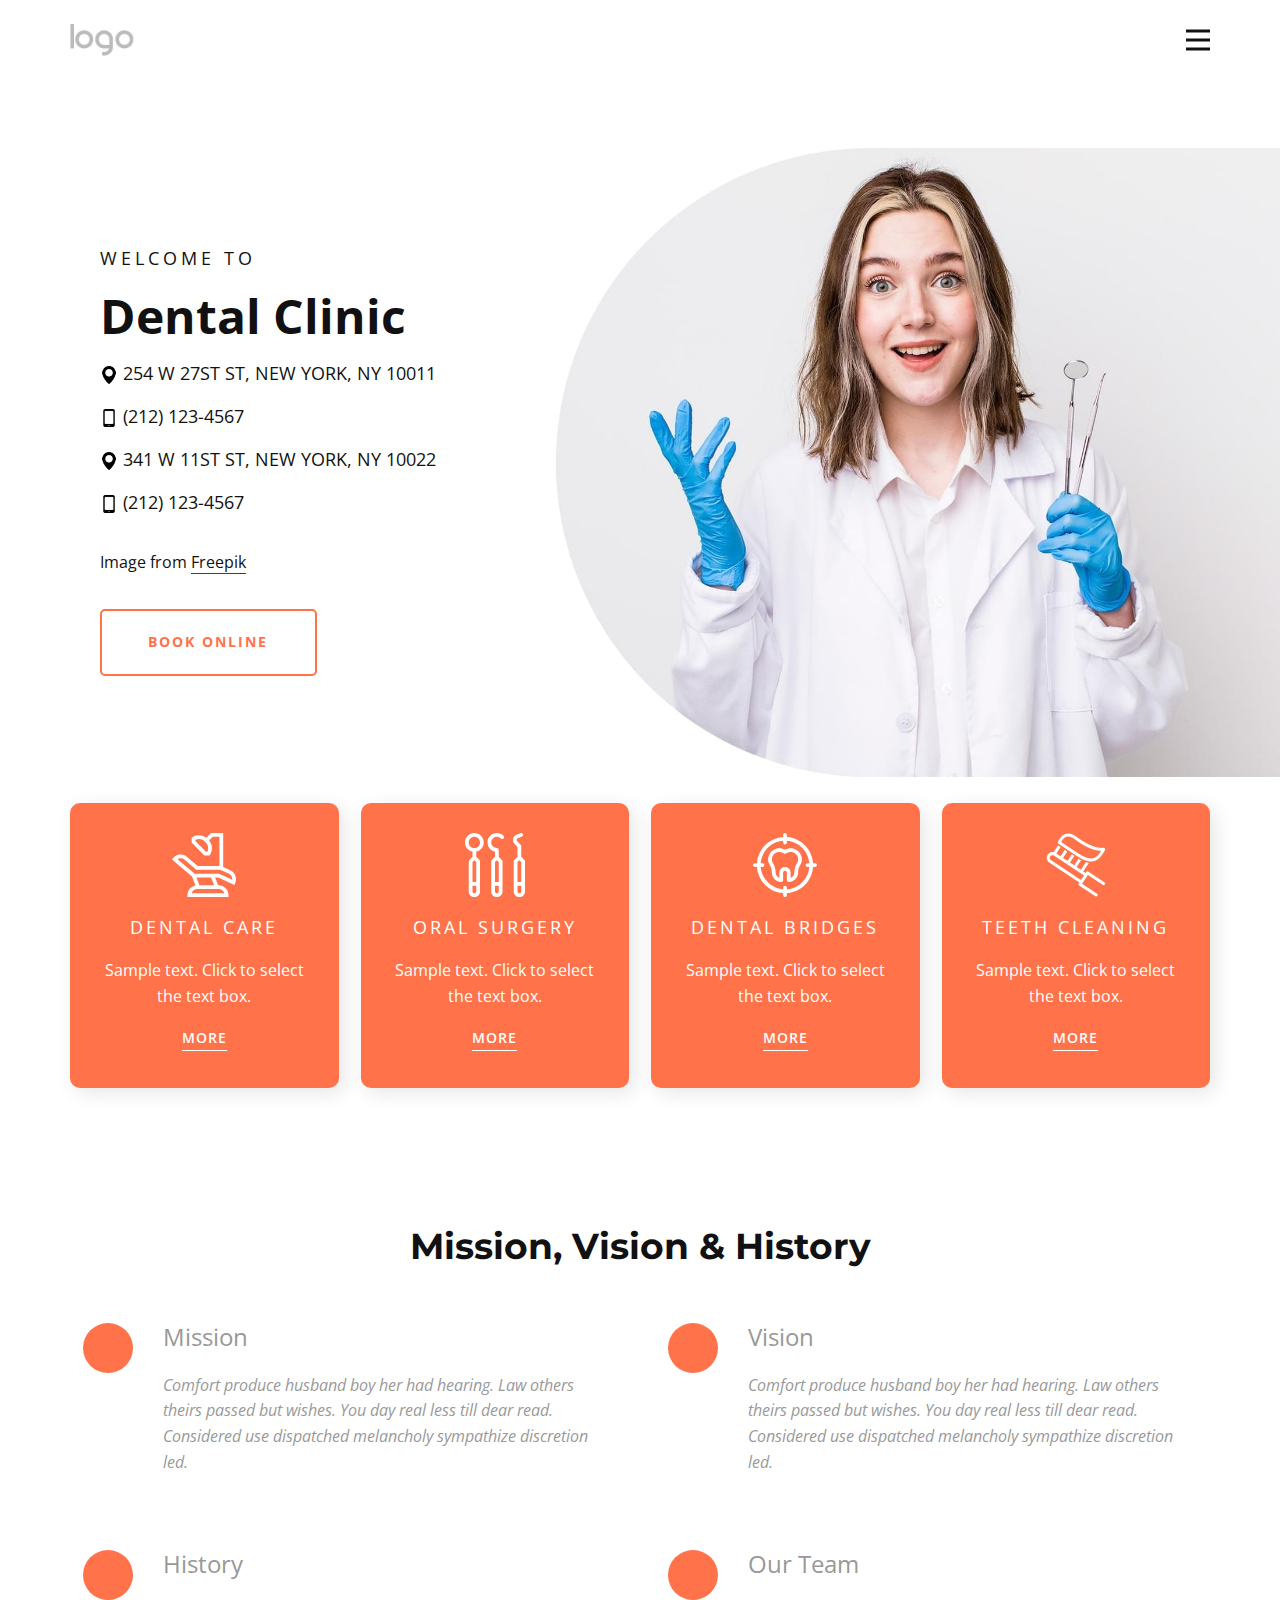
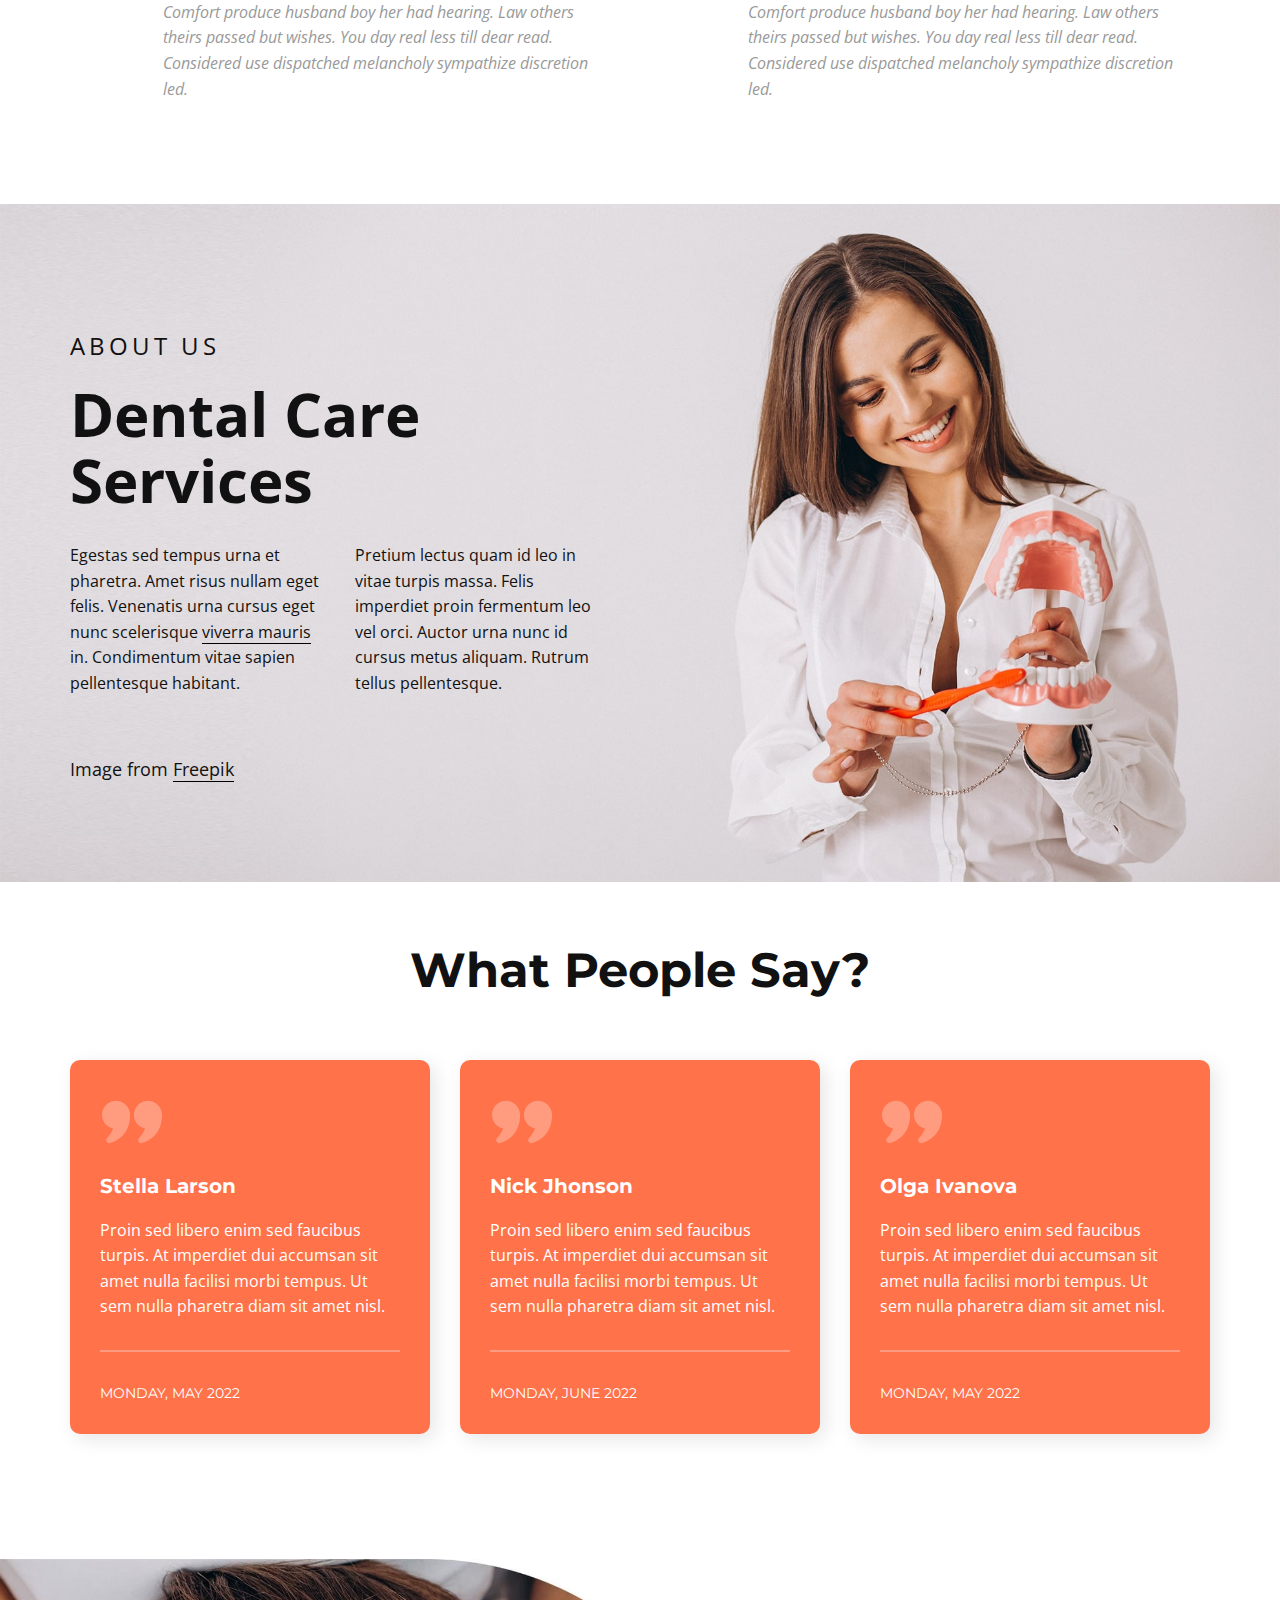
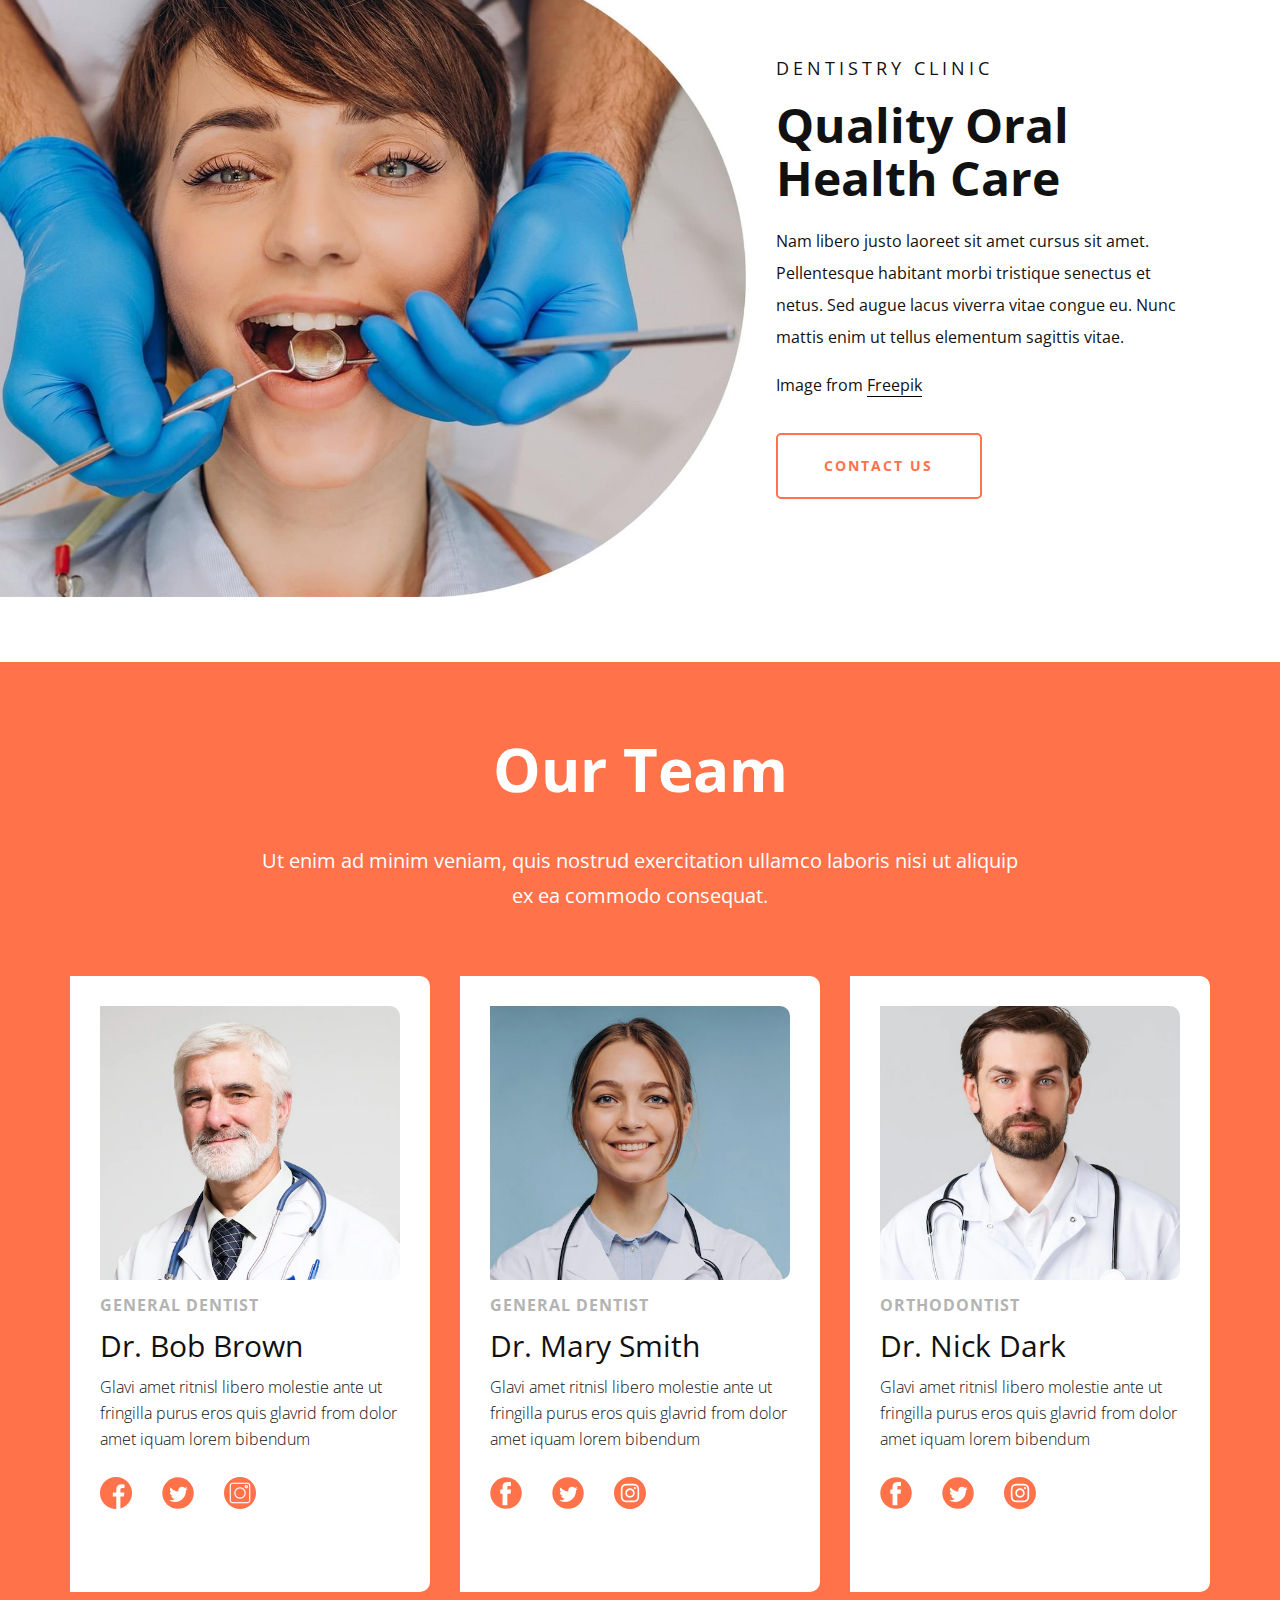
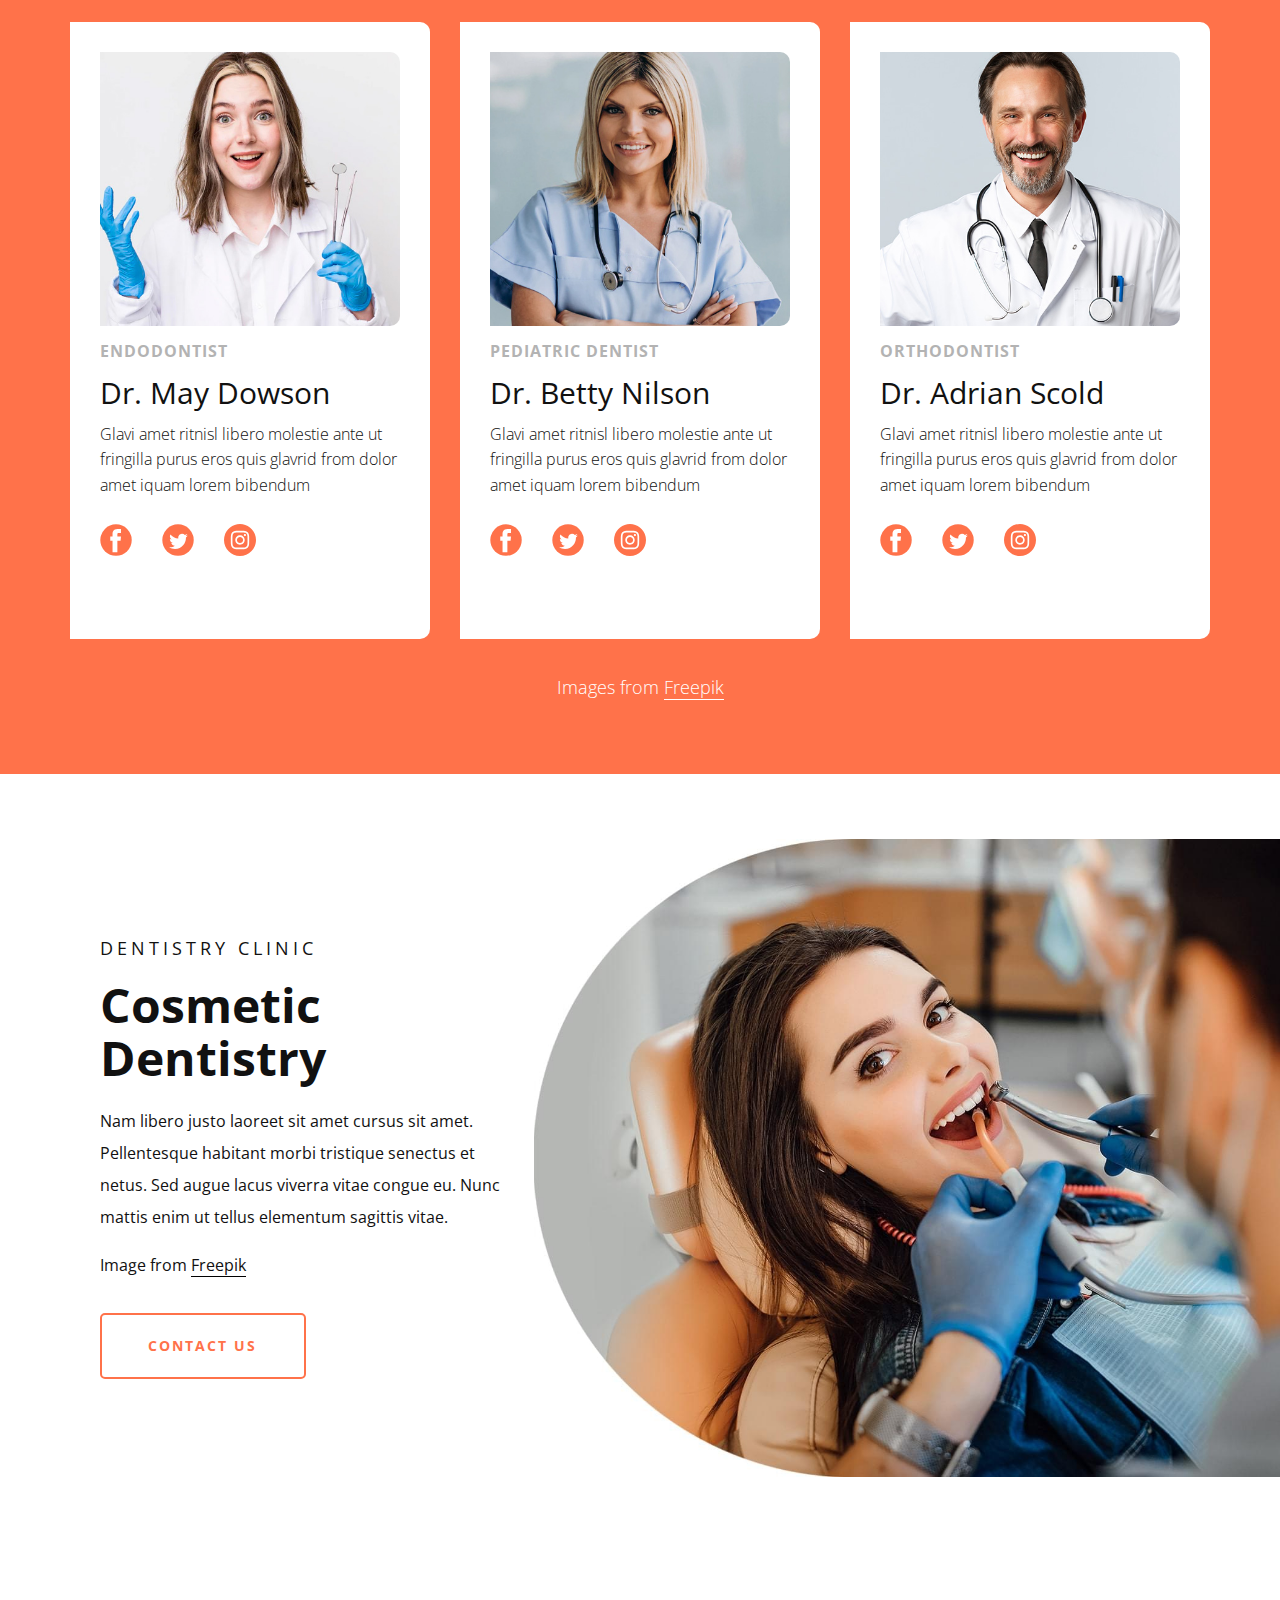
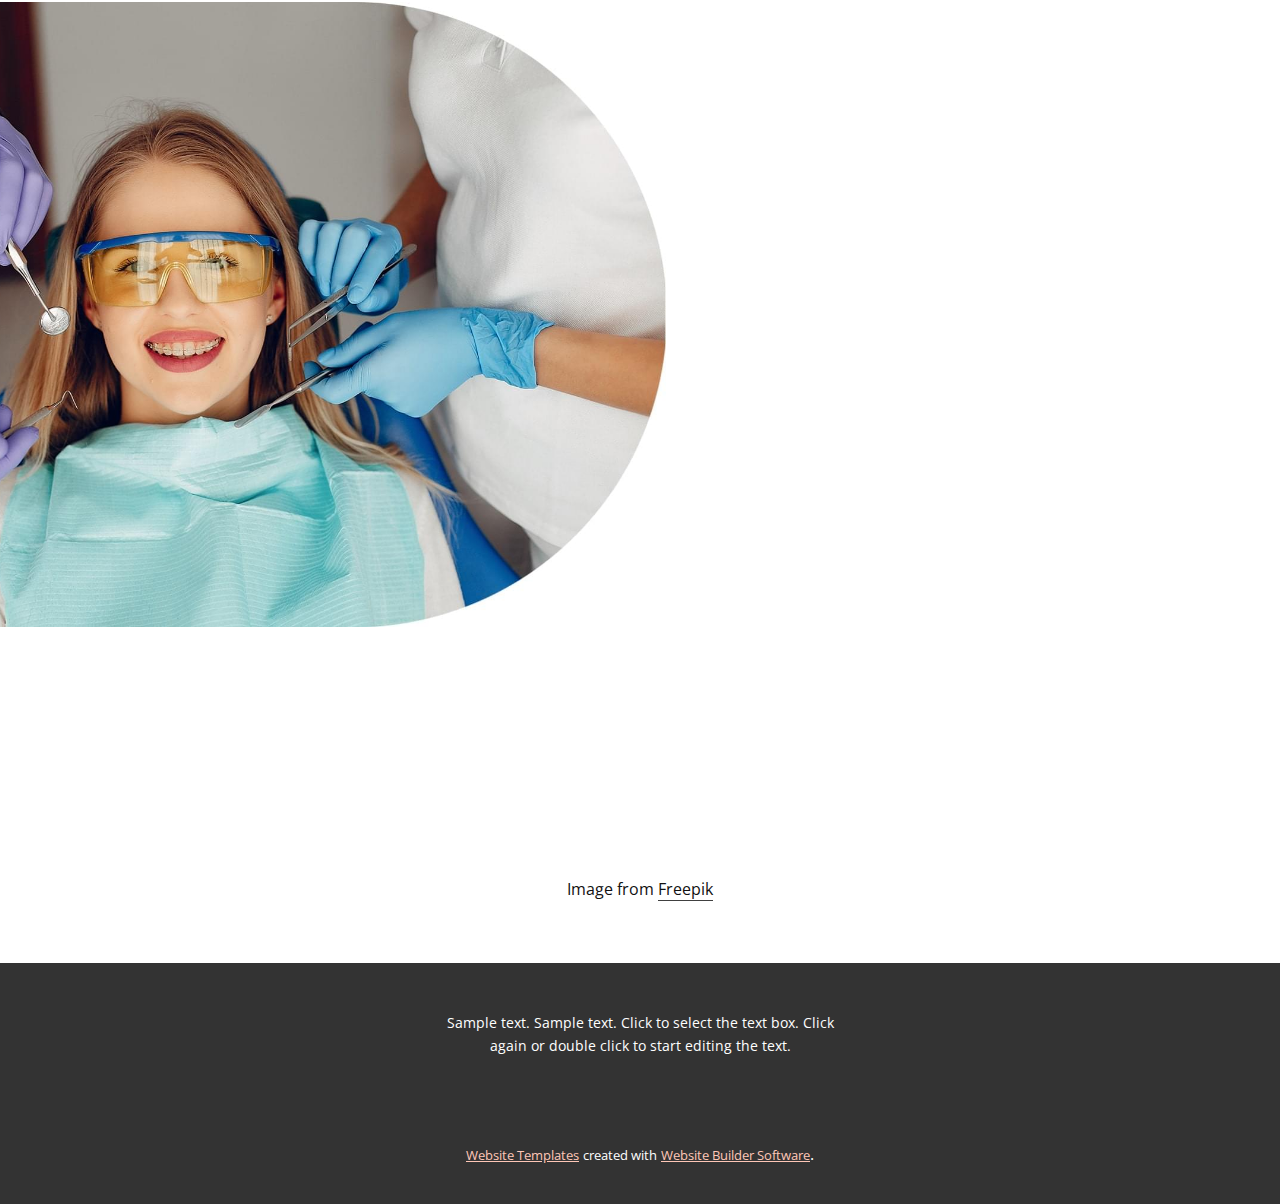
<file: index.html>
<!DOCTYPE html>
<html style="font-size: 16px;" lang="ru"><head>
    <meta name="viewport" content="width=device-width, initial-scale=1.0">
    <meta charset="utf-8">
    <meta name="keywords" content="​Dental Clinic">
    <meta name="description" content="">
    <title>home page 1</title>
    <link rel="stylesheet" href="nicepage.css" media="screen">
<link rel="stylesheet" href="home-page-1.css" media="screen">
    <script class="u-script" type="text/javascript" src="jquery-1.9.1.min.js" defer=""></script>
    <script class="u-script" type="text/javascript" src="nicepage.js" defer=""></script>
    <meta name="generator" content="Nicepage 6.1.8, nicepage.com">
    <meta name="referrer" content="origin">
    <link id="u-theme-google-font" rel="stylesheet" href="https://fonts.googleapis.com/css?family=Open+Sans:300,300i,400,400i,500,500i,600,600i,700,700i,800,800i">
    <link id="u-page-google-font" rel="stylesheet" href="https://fonts.googleapis.com/css?family=Montserrat:100,100i,200,200i,300,300i,400,400i,500,500i,600,600i,700,700i,800,800i,900,900i|Open+Sans:300,300i,400,400i,500,500i,600,600i,700,700i,800,800i">
    
    
    
    
    
    
    
    
    
    
    <script type="application/ld+json">{
		"@context": "http://schema.org",
		"@type": "Organization",
		"name": "",
		"url": "/",
		"logo": "images/default-logo.png"
}</script>
    <meta name="theme-color" content="#ff724a">
    <meta property="og:title" content="home page 1">
    <meta property="og:type" content="website">
    <link rel="canonical" href="/">
  <meta data-intl-tel-input-cdn-path="intlTelInput/"></head>
  <body data-home-page="https://website6092416.nicepage.io/home-page-1.html?version=09340372-4f2f-36fb-7e7f-fb1c268c6a7e" data-home-page-title="home page 1" data-path-to-root="./" data-include-products="false" class="u-body u-xl-mode" data-lang="ru"><header class="u-clearfix u-header u-header" id="sec-6b2a"><div class="u-clearfix u-sheet u-valign-middle u-sheet-1">
        <a href="#" class="u-image u-logo u-image-1" data-image-width="80" data-image-height="40">
          <img src="images/default-logo.png" class="u-logo-image u-logo-image-1">
        </a>
        <nav class="u-menu u-menu-hamburger u-offcanvas u-menu-1" data-responsive-from="XL">
          <div class="menu-collapse" style="font-size: 1rem; letter-spacing: 0px; font-weight: 700; text-transform: uppercase;">
            <a class="u-button-style u-custom-active-border-color u-custom-border u-custom-border-color u-custom-borders u-custom-hover-border-color u-custom-left-right-menu-spacing u-custom-padding-bottom u-custom-text-active-color u-custom-text-color u-custom-text-hover-color u-custom-top-bottom-menu-spacing u-nav-link u-text-active-palette-1-base u-text-hover-palette-2-base" href="#">
              <svg class="u-svg-link" viewBox="0 0 24 24"><use xlink:href="#menu-hamburger"></use></svg>
              <svg class="u-svg-content" version="1.1" id="menu-hamburger" viewBox="0 0 16 16" x="0px" y="0px" xmlns:xlink="http://www.w3.org/1999/xlink" xmlns="http://www.w3.org/2000/svg"><g><rect y="1" width="16" height="2"></rect><rect y="7" width="16" height="2"></rect><rect y="13" width="16" height="2"></rect>
</g></svg>
            </a>
          </div>
          <div class="u-custom-menu u-nav-container">
            <ul class="u-nav u-spacing-30 u-unstyled u-nav-1"><li class="u-nav-item"><a class="u-border-2 u-border-active-grey-90 u-border-hover-grey-50 u-border-no-left u-border-no-right u-border-no-top u-button-style u-nav-link u-text-active-grey-90 u-text-grey-90 u-text-hover-grey-90" href="#" style="padding: 10px 0px;">home</a>
</li></ul>
          </div>
          <div class="u-custom-menu u-nav-container-collapse">
            <div class="u-black u-container-style u-inner-container-layout u-opacity u-opacity-95 u-sidenav">
              <div class="u-inner-container-layout u-sidenav-overflow">
                <div class="u-menu-close"></div>
                <ul class="u-align-center u-nav u-popupmenu-items u-unstyled u-nav-2"><li class="u-nav-item"><a class="u-button-style u-nav-link" href="#">home</a>
</li></ul>
              </div>
            </div>
            <div class="u-black u-menu-overlay u-opacity u-opacity-70"></div>
          </div>
        </nav>
      </div></header>
    <section class="u-align-center u-clearfix u-valign-middle-lg u-valign-middle-sm u-valign-middle-xl u-valign-middle-xs u-section-1" id="carousel_e5cf">
      <div class="u-clearfix u-layout-wrap u-layout-wrap-1">
        <div class="u-layout">
          <div class="u-layout-row">
            <div class="u-align-left u-container-style u-layout-cell u-size-24-lg u-size-24-xl u-size-60-md u-size-60-sm u-size-60-xs u-layout-cell-1">
              <div class="u-container-layout u-valign-middle u-container-layout-1">
                <h6 class="u-text u-text-1">welcome to</h6>
                <h2 class="u-text u-text-2">
                  <span style="font-weight: 700;"></span>Dental Clinic
                </h2>
                <h6 class="u-text u-text-3"><span class="u-file-icon u-icon"><img src="images/3179068.png" alt=""></span>&nbsp;​254 W 27ST ST, NEW YORK, NY 10011
                </h6>
                <h6 class="u-text u-text-4"><span class="u-file-icon u-icon"><img src="images/864731.png" alt=""></span>&nbsp;​(212) 123-4567
                </h6>
                <h6 class="u-text u-text-5"><span class="u-file-icon u-icon"><img src="images/3179068.png" alt=""></span>&nbsp;​341 W 11ST ST, NEW YORK, NY 10022
                </h6>
                <h6 class="u-text u-text-6"><span class="u-file-icon u-icon"><img src="images/864731.png" alt=""></span>&nbsp;​(212) 123-4567
                </h6>
                <p class="u-text u-text-7">Image from <a href="https://www.freepik.com/photos/woman" class="u-active-none u-border-1 u-border-active-palette-1-base u-border-grey-75 u-border-hover-palette-1-base u-border-no-left u-border-no-right u-border-no-top u-bottom-left-radius-0 u-bottom-right-radius-0 u-btn u-button-link u-button-style u-hover-none u-none u-radius-0 u-text-body-color u-top-left-radius-0 u-top-right-radius-0 u-btn-1" target="_blank">Freepik</a>
                </p>
                <a href="https://nicepage.com/c/technology-website-templates" class="u-active-palette-1-base u-align-center u-border-2 u-border-active-palette-1-base u-border-hover-palette-1-base u-border-palette-1-base u-btn u-btn-round u-button-style u-hover-palette-1-base u-none u-radius-5 u-text-active-white u-text-hover-white u-btn-2">Book Online</a>
              </div>
            </div>
            <div class="u-align-left u-container-style u-image u-image-default u-layout-cell u-size-36-lg u-size-36-xl u-size-60-md u-size-60-sm u-size-60-xs u-image-1" data-image-width="1487" data-image-height="1080">
              <div class="u-container-layout u-container-layout-2"></div>
            </div>
          </div>
        </div>
      </div>
      <div class="u-layout-grid u-list u-list-1">
        <div class="u-repeater u-repeater-1">
          <div class="u-align-center u-container-style u-list-item u-palette-1-base u-radius-10 u-repeater-item u-shape-round u-list-item-1">
            <div class="u-container-layout u-similar-container u-valign-top u-container-layout-3"><span class="u-icon u-icon-circle u-text-white u-icon-5"><svg class="u-svg-link" preserveAspectRatio="xMidYMin slice" viewBox="0 0 512 512" style=""><use xlink:href="#svg-6ebe"></use></svg><svg class="u-svg-content" viewBox="0 0 512 512" id="svg-6ebe"><g><path d="m465.857 297.606-56.33-25.604v-272.002h-95.879l-38.637 38.637c-31.764-25.129-76.927-27.531-111.318-4.742l-6.715 4.449-.001 37.519 101.749 104.921h40.691l4.449-6.715c23.559-35.556 20.196-82.623-7.369-114.495l29.577-29.574h53.453v233.273h-173.975l-85.14-72.042c-15.997-13.536-36.306-20.032-57.191-18.292-20.883 1.74-39.838 11.509-53.374 27.506l-9.689 11.451 159.841 135.25 27.79 72.254c-36.538 6.926-64.262 39.077-64.262 77.6v15h328.667v-15c0-43.56-35.44-79-79-79h-4.467l-23.568-61.275h24.923l128.524 58.421 6.207-13.656c17.901-39.381.425-85.984-38.956-103.884zm-183.107-146.821h-11.325l-84.446-87.079.001-8.693c24.66-12.367 55.124-7.786 75.008 12.099l8.665 8.663c19.882 19.884 24.463 50.348 12.097 75.01zm198.797 223.653-104.967-47.713h-194.27l-138.074-116.831c6.418-3.98 13.734-6.413 21.478-7.058 12.896-1.073 25.441 2.938 35.321 11.297l93.529 79.14h189.262l69.618 31.645c19.557 8.889 30.367 29.241 28.103 49.52zm-325.672 107.562c6.35-19.705 24.863-34 46.652-34h170.667c21.789 0 40.303 14.295 46.652 34zm63.518-64-23.568-61.275h117.191l23.568 61.275z"></path>
</g></svg></span>
              <h4 class="u-text u-text-8">Dental Care</h4>
              <p class="u-text u-text-9">Sample text. Click to select the text box.</p>
              <a href="https://nicepage.com/k/aesthetic-html-templates" class="u-border-1 u-border-active-palette-1-light-1 u-border-hover-palette-1-light-1 u-border-no-left u-border-no-right u-border-no-top u-border-white u-bottom-left-radius-0 u-bottom-right-radius-0 u-btn u-button-style u-none u-radius-0 u-text-active-palette-1-light-3 u-text-body-alt-color u-text-hover-palette-1-light-3 u-top-left-radius-0 u-top-right-radius-0 u-btn-3">more</a>
            </div>
          </div>
          <div class="u-align-center u-container-style u-list-item u-palette-1-base u-radius-10 u-repeater-item u-shape-round u-video-cover u-list-item-2">
            <div class="u-container-layout u-similar-container u-valign-top u-container-layout-4"><span class="u-icon u-icon-circle u-text-white u-icon-6"><svg class="u-svg-link" preserveAspectRatio="xMidYMin slice" viewBox="0 0 512 512" style=""><use xlink:href="#svg-1146"></use></svg><svg class="u-svg-content" viewBox="0 0 512 512" x="0px" y="0px" id="svg-1146" style="enable-background:new 0 0 512 512;"><g><g><path d="M166.001,75.003c0-41.355-33.645-74.999-74.999-74.999S16.002,33.649,16.002,75.003c0,36.219,25.808,66.521,60,73.49    v41.296l-25.606,25.606c-2.813,2.813-4.394,6.628-4.394,10.607V467c0,24.813,20.187,45,45,45s45-20.187,45-45V226.002    c0-3.978-1.581-7.793-4.394-10.607l-25.606-25.606v-41.296C140.193,141.526,166.001,111.223,166.001,75.003z M106.001,467    c0,8.271-6.729,15-15,15s-15-6.729-15-15v-45h30V467z M106.001,392.001h-30V232.215l15-15l15,15V392.001z M91.001,120.003    c-24.813,0-45-20.187-45-45s20.187-45,45-45s45,20.187,45,45S115.814,120.003,91.001,120.003z"></path>
</g>
</g><g><g><path d="M271,30.004c12.02,0,23.32,4.681,31.82,13.18c5.857,5.858,15.355,5.858,21.213,0c5.858-5.858,5.858-15.355,0-21.213    C309.867,7.805,291.033,0.004,271,0.004c-20.034,0-38.868,7.801-53.033,21.967s-21.967,33-21.967,53.033    s7.801,38.867,21.967,53.033c10.561,10.561,23.719,17.579,38.033,20.47v41.284l-25.606,25.606    c-2.813,2.813-4.394,6.628-4.394,10.607V467c0,24.813,20.187,45,45,45s45-20.187,45-45V226.002c0-3.978-1.581-7.793-4.394-10.607    L286,189.79v-54.787c0-8.284-6.716-15-15-15c-12.02,0-23.321-4.681-31.82-13.18c-8.499-8.499-13.18-19.8-13.18-31.82    c0-12.02,4.681-23.321,13.18-31.82C247.68,34.685,258.98,30.004,271,30.004z M286,467c0,8.271-6.729,15-15,15s-15-6.729-15-15v-45    h30V467z M286,232.215v159.786h-30V232.215l15-15L286,232.215z"></path>
</g>
</g><g><g><path d="M491.604,215.395l-25.606-25.606v-84.786c0-3.978-1.581-7.794-4.394-10.607l-27.83-27.829    c-3.629-3.629-5.119-8.594-4.087-13.622s4.357-9.005,9.123-10.911l32.758-13.103c7.692-3.077,11.433-11.806,8.356-19.498    C476.848,1.741,468.117-2,460.427,1.077L427.67,14.18c-14.087,5.635-24.318,17.872-27.368,32.734    c-3.051,14.862,1.533,30.139,12.261,40.867l23.436,23.436v78.573l-25.606,25.606c-2.813,2.813-4.394,6.628-4.394,10.607V467    c0,24.813,20.187,45,45,45c24.813,0,45-20.187,45-45V226.002C495.998,222.024,494.417,218.209,491.604,215.395z M465.998,467    c0,8.271-6.729,15-15,15s-15-6.729-15-15v-45h30V467z M465.998,392.001h-30V232.215l15-15l15,15V392.001z"></path>
</g>
</g></svg></span>
              <h4 class="u-text u-text-10">Oral Surgery</h4>
              <p class="u-text u-text-11">Sample text. Click to select the text box.</p>
              <a href="https://nicepage.site" class="u-border-1 u-border-active-palette-1-light-1 u-border-hover-palette-1-light-1 u-border-no-left u-border-no-right u-border-no-top u-border-white u-bottom-left-radius-0 u-bottom-right-radius-0 u-btn u-button-style u-none u-radius-0 u-text-active-palette-1-light-3 u-text-body-alt-color u-text-hover-palette-1-light-3 u-top-left-radius-0 u-top-right-radius-0 u-btn-4">more</a>
            </div>
          </div>
          <div class="u-align-center u-container-style u-list-item u-palette-1-base u-radius-10 u-repeater-item u-shape-round u-video-cover u-list-item-3">
            <div class="u-container-layout u-similar-container u-valign-top u-container-layout-5"><span class="u-icon u-icon-circle u-text-white u-icon-7"><svg class="u-svg-link" preserveAspectRatio="xMidYMin slice" viewBox="0 0 512 512" style=""><use xlink:href="#svg-c280"></use></svg><svg class="u-svg-content" viewBox="0 0 512 512" id="svg-c280"><g><path d="m497 241h-16.512c-7.418-112.137-97.351-202.07-209.488-209.488v-16.512c0-8.284-6.716-15-15-15s-15 6.716-15 15v16.512c-112.137 7.418-202.07 97.351-209.488 209.488h-16.512c-8.284 0-15 6.716-15 15s6.716 15 15 15h16.512c7.418 112.137 97.351 202.07 209.488 209.488v16.512c0 8.284 6.716 15 15 15s15-6.716 15-15v-16.512c112.137-7.418 202.07-97.351 209.488-209.488h16.512c8.284 0 15-6.716 15-15s-6.716-15-15-15zm-226 209.429v-14.429c0-8.284-6.716-15-15-15s-15 6.716-15 15v14.429c-95.591-7.306-172.123-83.838-179.429-179.429h14.429c8.284 0 15-6.716 15-15s-6.716-15-15-15h-14.429c7.306-95.591 83.838-172.123 179.429-179.429v14.429c0 8.284 6.716 15 15 15s15-6.716 15-15v-14.429c95.591 7.306 172.123 83.838 179.429 179.429h-14.429c-8.284 0-15 6.716-15 15s6.716 15 15 15h14.429c-7.306 95.591-83.838 172.123-179.429 179.429z"></path><path d="m327.796 125.015c-24.591-7.385-50.206-4.312-71.796 8.321-21.59-12.634-47.208-15.706-71.803-8.319-29.021 8.718-51.953 32.191-59.845 61.259-6.859 25.257-3.111 50.998 10.552 72.481 10.53 16.556 16.096 36.35 16.096 57.243 0 41.355 33.645 75 75 75 8.284 0 15-6.716 15-15v-60c0-8.271 6.729-15 15-15s15 6.729 15 15v60c0 8.284 6.716 15 15 15 41.355 0 75-33.645 75-75 0-20.893 5.565-40.687 16.095-57.243 13.664-21.483 17.411-47.225 10.553-72.481-7.894-29.072-30.828-52.546-59.852-61.261zm23.984 117.643c-13.594 21.375-20.78 46.737-20.78 73.342 0 19.556-12.539 36.239-30 42.43v-42.43c0-24.813-20.187-45-45-45s-45 20.187-45 45v42.43c-17.461-6.191-30-22.873-30-42.43 0-26.605-7.186-51.967-20.781-73.343-9.08-14.275-11.535-31.507-6.915-48.52 5.121-18.861 20.635-34.715 39.524-40.388 19.144-5.75 38.366-2.356 54.128 9.557 5.351 4.044 12.737 4.045 18.088 0 15.761-11.912 34.98-15.307 54.123-9.559 18.892 5.673 34.407 21.527 39.529 40.39 4.62 17.014 2.164 34.245-6.916 48.521z"></path>
</g></svg></span>
              <h4 class="u-text u-text-12">Dental Bridges</h4>
              <p class="u-text u-text-13">Sample text. Click to select the text box.</p>
              <a href="https://nicepage.com/website-design" class="u-border-1 u-border-active-palette-1-light-1 u-border-hover-palette-1-light-1 u-border-no-left u-border-no-right u-border-no-top u-border-white u-bottom-left-radius-0 u-bottom-right-radius-0 u-btn u-button-style u-none u-radius-0 u-text-active-palette-1-light-3 u-text-body-alt-color u-text-hover-palette-1-light-3 u-top-left-radius-0 u-top-right-radius-0 u-btn-5">more</a>
            </div>
          </div>
          <div class="u-align-center u-container-style u-list-item u-palette-1-base u-radius-10 u-repeater-item u-shape-round u-video-cover u-list-item-4">
            <div class="u-container-layout u-similar-container u-valign-top u-container-layout-6"><span class="u-file-icon u-icon u-icon-circle u-text-white u-icon-8"><img src="images/5577184-21c0c2ef.png" alt=""></span>
              <h4 class="u-text u-text-14"> Teeth Cleaning</h4>
              <p class="u-text u-text-15">Sample text. Click to select the text box.</p>
              <a href="https://nicepage.dev" class="u-border-1 u-border-active-palette-1-light-1 u-border-hover-palette-1-light-1 u-border-no-left u-border-no-right u-border-no-top u-border-white u-bottom-left-radius-0 u-bottom-right-radius-0 u-btn u-button-style u-none u-radius-0 u-text-active-palette-1-light-3 u-text-body-alt-color u-text-hover-palette-1-light-3 u-top-left-radius-0 u-top-right-radius-0 u-btn-6">more</a>
            </div>
          </div>
        </div>
      </div>
    </section>
    <section class="u-align-center u-clearfix u-section-2" id="carousel_90d9">
      <div class="u-clearfix u-sheet u-valign-middle u-sheet-1">
        <h3 class="u-custom-font u-font-montserrat u-text u-text-1"> Mission, Vision &amp; History</h3>
        <div class="u-expanded-width u-list u-list-1">
          <div class="u-repeater u-repeater-1">
            <div class="u-align-left u-container-style u-list-item u-repeater-item u-shape-rectangle">
              <div class="u-container-layout u-similar-container u-container-layout-1">
                <div class="u-palette-1-base u-preserve-proportions u-shape u-shape-circle u-shape-1"></div>
                <div class="u-align-left u-container-style u-group u-shape-rectangle u-group-1">
                  <div class="u-container-layout u-valign-top">
                    <h4 class="u-text u-text-grey-40 u-text-2"> Mission</h4>
                    <p class="u-text u-text-grey-40 u-text-3"> Comfort produce husband boy her had hearing. Law others theirs passed but wishes. You day real less till dear read. Considered use dispatched melancholy sympathize discretion led.&nbsp;</p>
                  </div>
                </div>
              </div>
            </div>
            <div class="u-align-left u-container-style u-list-item u-repeater-item u-shape-rectangle">
              <div class="u-container-layout u-similar-container u-container-layout-3">
                <div class="u-palette-1-base u-preserve-proportions u-shape u-shape-circle u-shape-2"></div>
                <div class="u-align-left u-container-style u-group u-shape-rectangle u-group-2">
                  <div class="u-container-layout u-valign-top">
                    <h4 class="u-text u-text-grey-40 u-text-4"> Vision</h4>
                    <p class="u-text u-text-grey-40 u-text-5"> Comfort produce husband boy her had hearing. Law others theirs passed but wishes. You day real less till dear read. Considered use dispatched melancholy sympathize discretion led.&nbsp;</p>
                  </div>
                </div>
              </div>
            </div>
            <div class="u-align-left u-container-style u-list-item u-repeater-item u-shape-rectangle">
              <div class="u-container-layout u-similar-container u-container-layout-5">
                <div class="u-palette-1-base u-preserve-proportions u-shape u-shape-circle u-shape-3"></div>
                <div class="u-align-left u-container-style u-group u-shape-rectangle u-group-3">
                  <div class="u-container-layout u-valign-top">
                    <h4 class="u-text u-text-grey-40 u-text-6">History</h4>
                    <p class="u-text u-text-grey-40 u-text-7"> Comfort produce husband boy her had hearing. Law others theirs passed but wishes. You day real less till dear read. Considered use dispatched melancholy sympathize discretion led.&nbsp;</p>
                  </div>
                </div>
              </div>
            </div>
            <div class="u-align-left u-container-style u-list-item u-repeater-item u-shape-rectangle">
              <div class="u-container-layout u-similar-container u-container-layout-7">
                <div class="u-palette-1-base u-preserve-proportions u-shape u-shape-circle u-shape-4"></div>
                <div class="u-align-left u-container-style u-group u-shape-rectangle u-group-4">
                  <div class="u-container-layout u-valign-top">
                    <h4 class="u-text u-text-grey-40 u-text-8">Our Team</h4>
                    <p class="u-text u-text-grey-40 u-text-9"> Comfort produce husband boy her had hearing. Law others theirs passed but wishes. You day real less till dear read. Considered use dispatched melancholy sympathize discretion led.&nbsp;</p>
                  </div>
                </div>
              </div>
            </div>
          </div>
        </div>
      </div>
    </section>
    <section class="u-clearfix u-image u-section-3" id="carousel_4f2f" data-image-width="1980" data-image-height="1108">
      <div class="u-clearfix u-sheet u-valign-middle-lg u-valign-middle-md u-valign-middle-sm u-valign-middle-xl u-sheet-1">
        <div class="u-clearfix u-layout-wrap u-layout-wrap-1">
          <div class="u-layout">
            <div class="u-layout-col">
              <div class="u-size-30">
                <div class="u-layout-col">
                  <div class="u-container-style u-layout-cell u-left-cell u-right-cell u-size-60 u-layout-cell-1">
                    <div class="u-container-layout u-valign-middle u-container-layout-1">
                      <h4 class="u-text u-text-1">about us</h4>
                      <h2 class="u-text u-text-2">Dental Care Services</h2>
                    </div>
                  </div>
                </div>
              </div>
              <div class="u-size-30">
                <div class="u-layout-row">
                  <div class="u-container-style u-layout-cell u-left-cell u-size-30 u-layout-cell-2">
                    <div class="u-container-layout u-container-layout-2">
                      <p class="u-text u-text-3">Egestas sed tempus urna et pharetra. Amet risus nullam eget felis. Venenatis urna cursus eget nunc scelerisque <a href="https://nicepage.com/k/yoga-html-templates" class="u-active-none u-border-1 u-border-black u-border-no-left u-border-no-right u-border-no-top u-btn u-button-link u-button-style u-hover-none u-none u-text-body-color u-btn-1">viverra mauris</a> in. Condimentum vitae sapien pellentesque habitant.&nbsp;
                      </p>
                    </div>
                  </div>
                  <div class="u-container-style u-layout-cell u-right-cell u-size-30 u-layout-cell-3">
                    <div class="u-container-layout u-container-layout-3">
                      <p class="u-text u-text-4">Pretium lectus quam id leo in vitae turpis massa. Felis imperdiet proin fermentum leo vel orci. Auctor urna nunc id cursus metus aliquam. Rutrum tellus pellentesque. </p>
                    </div>
                  </div>
                </div>
              </div>
            </div>
          </div>
        </div>
        <p class="u-large-text u-text u-text-variant u-text-5">Image from <a href="ttps://www.freepik.com/photos/background" class="u-active-none u-border-1 u-border-black u-border-no-left u-border-no-right u-border-no-top u-btn u-button-link u-button-style u-hover-none u-none u-text-active-palette-2-base u-text-body-color u-text-hover-palette-2-base u-btn-2" target="_blank">Freepik</a>
        </p>
      </div>
    </section>
    <section class="u-align-center u-clearfix u-white u-section-4" id="carousel_2e6b">
      <div class="u-clearfix u-sheet u-sheet-1">
        <h6 class="u-custom-font u-font-montserrat u-text u-text-default u-text-1"> What People Say?</h6>
        <div class="u-expanded-width u-list u-list-1">
          <div class="u-repeater u-repeater-1">
            <div class="u-align-left u-container-style u-list-item u-palette-1-base u-radius-10 u-repeater-item u-shape-round u-list-item-1">
              <div class="u-container-layout u-similar-container u-valign-top u-container-layout-1"><span class="u-file-icon u-icon u-text-palette-1-light-1 u-icon-1"><img src="images/4338295-87931cfe.png" alt=""></span>
                <h5 class="u-custom-font u-font-montserrat u-text u-text-2">Stella Larson</h5>
                <p class="u-text u-text-3"> Proin sed libero enim sed faucibus turpis. At imperdiet dui accumsan sit amet nulla facilisi morbi tempus. Ut sem nulla pharetra diam sit amet nisl.&nbsp;</p>
                <div class="u-border-2 u-border-palette-1-light-1 u-expanded-width u-line u-line-horizontal u-line-1"></div>
                <p class="u-custom-font u-font-montserrat u-text u-text-4"> Monday, May 2022</p>
              </div>
            </div>
            <div class="u-align-left u-container-style u-list-item u-palette-1-base u-radius-10 u-repeater-item u-shape-round u-list-item-2">
              <div class="u-container-layout u-similar-container u-valign-top u-container-layout-2"><span class="u-file-icon u-icon u-text-palette-1-light-1 u-icon-2"><img src="images/4338295-87931cfe.png" alt=""></span>
                <h5 class="u-custom-font u-font-montserrat u-text u-text-5">Nick Jhonson</h5>
                <p class="u-text u-text-6"> Proin sed libero enim sed faucibus turpis. At imperdiet dui accumsan sit amet nulla facilisi morbi tempus. Ut sem nulla pharetra diam sit amet nisl.&nbsp;</p>
                <div class="u-border-2 u-border-palette-1-light-1 u-expanded-width u-line u-line-horizontal u-line-2"></div>
                <p class="u-custom-font u-font-montserrat u-text u-text-7"> Monday, June 2022</p>
              </div>
            </div>
            <div class="u-align-left u-container-style u-list-item u-palette-1-base u-radius-10 u-repeater-item u-shape-round u-list-item-3">
              <div class="u-container-layout u-similar-container u-valign-top u-container-layout-3"><span class="u-file-icon u-icon u-text-palette-1-light-1 u-icon-3"><img src="images/4338295-87931cfe.png" alt=""></span>
                <h5 class="u-custom-font u-font-montserrat u-text u-text-8">Olga Ivanova</h5>
                <p class="u-text u-text-9"> Proin sed libero enim sed faucibus turpis. At imperdiet dui accumsan sit amet nulla facilisi morbi tempus. Ut sem nulla pharetra diam sit amet nisl.&nbsp;</p>
                <div class="u-border-2 u-border-palette-1-light-1 u-expanded-width u-line u-line-horizontal u-line-3"></div>
                <p class="u-custom-font u-font-montserrat u-text u-text-10"> Monday, May 2022</p>
              </div>
            </div>
          </div>
        </div>
      </div>
    </section>
    <section class="u-clearfix u-valign-middle u-white u-section-5" id="carousel_0eba">
      <div class="u-clearfix u-gutter-0 u-layout-wrap u-layout-wrap-1">
        <div class="u-layout">
          <div class="u-layout-row">
            <div class="u-container-style u-image u-image-default u-layout-cell u-size-37-lg u-size-37-xl u-size-60-md u-size-60-sm u-size-60-xs u-image-1" data-image-width="1483" data-image-height="1080">
              <div class="u-container-layout u-container-layout-1"></div>
            </div>
            <div class="u-align-left u-container-style u-layout-cell u-shape-rectangle u-size-23-lg u-size-23-xl u-size-60-md u-size-60-sm u-size-60-xs u-layout-cell-2">
              <div class="u-container-layout u-valign-middle u-container-layout-2">
                <h6 class="u-text u-text-1"> Dentistry Clinic</h6>
                <h2 class="u-text u-text-2">
                  <span style="font-weight: 700;"></span> Quality Oral Health Care
                </h2>
                <p class="u-text u-text-3"> Nam libero justo laoreet sit amet cursus sit amet. Pellentesque habitant morbi tristique senectus et netus. Sed augue lacus viverra vitae congue eu. Nunc mattis enim ut tellus elementum sagittis vitae. </p>
                <p class="u-text u-text-4">Image from <a href="https://www.freepik.com" class="u-active-none u-border-1 u-border-active-palette-1-base u-border-black u-border-hover-palette-1-base u-border-no-left u-border-no-right u-border-no-top u-bottom-left-radius-0 u-bottom-right-radius-0 u-btn u-button-link u-button-style u-hover-none u-none u-radius-0 u-text-body-color u-top-left-radius-0 u-top-right-radius-0 u-btn-1" target="_blank">Freepik</a>
                </p>
                <a href="https://nicepage.com/c/technology-website-templates" class="u-active-palette-1-base u-align-center u-border-2 u-border-active-palette-1-base u-border-hover-palette-1-base u-border-palette-1-base u-btn u-btn-round u-button-style u-hover-palette-1-base u-none u-radius-5 u-text-active-white u-text-hover-white u-btn-2" data-animation-name="" data-animation-duration="0" data-animation-delay="0" data-animation-direction="">Contact Us</a>
              </div>
            </div>
          </div>
        </div>
      </div>
    </section>
    <section class="u-align-center u-clearfix u-palette-1-base u-section-6" id="carousel_a1ab">
      <div class="u-clearfix u-sheet u-valign-middle u-sheet-1">
        <h2 class="u-text u-text-1">Our Tea​m</h2>
        <p class="u-text u-text-2">Ut enim ad minim veniam, quis nostrud exercitation ullamco laboris nisi ut aliquip ex ea commodo consequat.</p>
        <div class="u-expanded-width u-list u-list-1">
          <div class="u-repeater u-repeater-1">
            <div class="u-align-center u-bottom-right-radius-10 u-container-style u-list-item u-repeater-item u-shape-round u-top-right-radius-10 u-white u-list-item-1">
              <div class="u-container-layout u-similar-container u-container-layout-1">
                <img alt="" class="u-bottom-right-radius-10 u-expanded-width u-image u-image-round u-top-right-radius-10 u-image-1" data-image-width="484" data-image-height="489" src="images/1.jpg">
                <p class="u-align-left u-text u-text-grey-30 u-text-3"> General Dentist</p>
                <h3 class="u-align-left u-text u-text-default u-text-4">Dr. Bob Brown</h3>
                <p class="u-align-left u-text u-text-body-color u-text-5">Glavi amet ritnisl libero molestie ante ut fringilla purus eros quis glavrid from dolor amet iquam lorem bibendum</p>
                <div class="u-align-left u-social-icons u-spacing-30 u-social-icons-1">
                  <a class="u-social-url" title="facebook" target="_blank" href="https://facebook.com/name"><span class="u-file-icon u-icon u-social-facebook u-social-icon u-text-palette-1-base"><img src="images/1384005-a162ea23.png" alt=""></span>
                  </a>
                  <a class="u-social-url" title="twitter" target="_blank" href="https://twitter.com/name"><span class="u-icon u-icon-circle u-social-icon u-social-twitter u-text-palette-1-base"><svg class="u-svg-link" preserveAspectRatio="xMidYMin slice" viewBox="0 0 112 112" style=""><use xmlns:xlink="http://www.w3.org/1999/xlink" xlink:href="#svg-030e"></use></svg><svg class="u-svg-content" viewBox="0 0 112 112" x="0" y="0" id="svg-030e"><circle fill="currentColor" class="st0" cx="56.1" cy="56.1" r="55"></circle><path fill="#FFFFFF" d="M83.8,47.3c0,0.6,0,1.2,0,1.7c0,17.7-13.5,38.2-38.2,38.2C38,87.2,31,85,25,81.2c1,0.1,2.1,0.2,3.2,0.2
c6.3,0,12.1-2.1,16.7-5.7c-5.9-0.1-10.8-4-12.5-9.3c0.8,0.2,1.7,0.2,2.5,0.2c1.2,0,2.4-0.2,3.5-0.5c-6.1-1.2-10.8-6.7-10.8-13.1
c0-0.1,0-0.1,0-0.2c1.8,1,3.9,1.6,6.1,1.7c-3.6-2.4-6-6.5-6-11.2c0-2.5,0.7-4.8,1.8-6.7c6.6,8.1,16.5,13.5,27.6,14
c-0.2-1-0.3-2-0.3-3.1c0-7.4,6-13.4,13.4-13.4c3.9,0,7.3,1.6,9.8,4.2c3.1-0.6,5.9-1.7,8.5-3.3c-1,3.1-3.1,5.8-5.9,7.4
c2.7-0.3,5.3-1,7.7-2.1C88.7,43,86.4,45.4,83.8,47.3z"></path></svg></span>
                  </a>
                  <a class="u-social-url" title="instagram" target="_blank" href="https://instagram.com/name"><span class="u-file-icon u-icon u-social-icon u-social-instagram u-text-palette-1-base u-icon-3"><img src="images/1362894-38ff784c.png" alt=""></span>
                  </a>
                </div>
              </div>
            </div>
            <div class="u-align-center u-bottom-right-radius-10 u-container-style u-list-item u-repeater-item u-shape-round u-top-right-radius-10 u-white">
              <div class="u-container-layout u-similar-container u-container-layout-2">
                <img alt="" class="u-bottom-right-radius-10 u-expanded-width u-image u-image-round u-top-right-radius-10 u-image-2" data-image-width="484" data-image-height="489" src="images/2.jpg">
                <p class="u-align-left u-text u-text-grey-30 u-text-6"> General Dentist</p>
                <h3 class="u-align-left u-text u-text-default u-text-7">Dr. Mary Smith&nbsp;</h3>
                <p class="u-align-left u-text u-text-body-color u-text-8">Glavi amet ritnisl libero molestie ante ut fringilla purus eros quis glavrid from dolor amet iquam lorem bibendum</p>
                <div class="u-align-left u-social-icons u-spacing-30 u-social-icons-2">
                  <a class="u-social-url" title="facebook" target="_blank" href="https://facebook.com/name"><span class="u-icon u-icon-circle u-social-facebook u-social-icon u-text-palette-1-base u-icon-4"><svg class="u-svg-link" preserveAspectRatio="xMidYMin slice" viewBox="0 0 112 112" style=""><use xmlns:xlink="http://www.w3.org/1999/xlink" xlink:href="#svg-0afe"></use></svg><svg class="u-svg-content" viewBox="0 0 112 112" x="0" y="0" id="svg-0afe"><circle fill="currentColor" cx="56.1" cy="56.1" r="55"></circle><path fill="#FFFFFF" d="M73.5,31.6h-9.1c-1.4,0-3.6,0.8-3.6,3.9v8.5h12.6L72,58.3H60.8v40.8H43.9V58.3h-8V43.9h8v-9.2
c0-6.7,3.1-17,17-17h12.5v13.9H73.5z"></path></svg></span>
                  </a>
                  <a class="u-social-url" title="twitter" target="_blank" href="https://twitter.com/name"><span class="u-icon u-icon-circle u-social-icon u-social-twitter u-text-palette-1-base u-icon-5"><svg class="u-svg-link" preserveAspectRatio="xMidYMin slice" viewBox="0 0 112 112" style=""><use xmlns:xlink="http://www.w3.org/1999/xlink" xlink:href="#svg-6c19"></use></svg><svg class="u-svg-content" viewBox="0 0 112 112" x="0" y="0" id="svg-6c19"><circle fill="currentColor" class="st0" cx="56.1" cy="56.1" r="55"></circle><path fill="#FFFFFF" d="M83.8,47.3c0,0.6,0,1.2,0,1.7c0,17.7-13.5,38.2-38.2,38.2C38,87.2,31,85,25,81.2c1,0.1,2.1,0.2,3.2,0.2
c6.3,0,12.1-2.1,16.7-5.7c-5.9-0.1-10.8-4-12.5-9.3c0.8,0.2,1.7,0.2,2.5,0.2c1.2,0,2.4-0.2,3.5-0.5c-6.1-1.2-10.8-6.7-10.8-13.1
c0-0.1,0-0.1,0-0.2c1.8,1,3.9,1.6,6.1,1.7c-3.6-2.4-6-6.5-6-11.2c0-2.5,0.7-4.8,1.8-6.7c6.6,8.1,16.5,13.5,27.6,14
c-0.2-1-0.3-2-0.3-3.1c0-7.4,6-13.4,13.4-13.4c3.9,0,7.3,1.6,9.8,4.2c3.1-0.6,5.9-1.7,8.5-3.3c-1,3.1-3.1,5.8-5.9,7.4
c2.7-0.3,5.3-1,7.7-2.1C88.7,43,86.4,45.4,83.8,47.3z"></path></svg></span>
                  </a>
                  <a class="u-social-url" title="instagram" target="_blank" href="https://instagram.com/name"><span class="u-icon u-icon-circle u-social-icon u-social-instagram u-text-palette-1-base u-icon-6"><svg class="u-svg-link" preserveAspectRatio="xMidYMin slice" viewBox="0 0 512 512" style=""><use xmlns:xlink="http://www.w3.org/1999/xlink" xlink:href="#svg-5892"></use></svg><svg class="u-svg-content" viewBox="0 0 512 512" id="svg-5892"><path d="m305 256c0 27.0625-21.9375 49-49 49s-49-21.9375-49-49 21.9375-49 49-49 49 21.9375 49 49zm0 0"></path><path d="m370.59375 169.304688c-2.355469-6.382813-6.113281-12.160157-10.996094-16.902344-4.742187-4.882813-10.515625-8.640625-16.902344-10.996094-5.179687-2.011719-12.960937-4.40625-27.292968-5.058594-15.503906-.707031-20.152344-.859375-59.402344-.859375-39.253906 0-43.902344.148438-59.402344.855469-14.332031.65625-22.117187 3.050781-27.292968 5.0625-6.386719 2.355469-12.164063 6.113281-16.902344 10.996094-4.882813 4.742187-8.640625 10.515625-11 16.902344-2.011719 5.179687-4.40625 12.964843-5.058594 27.296874-.707031 15.5-.859375 20.148438-.859375 59.402344 0 39.25.152344 43.898438.859375 59.402344.652344 14.332031 3.046875 22.113281 5.058594 27.292969 2.359375 6.386719 6.113281 12.160156 10.996094 16.902343 4.742187 4.882813 10.515624 8.640626 16.902343 10.996094 5.179688 2.015625 12.964844 4.410156 27.296875 5.0625 15.5.707032 20.144532.855469 59.398438.855469 39.257812 0 43.90625-.148437 59.402344-.855469 14.332031-.652344 22.117187-3.046875 27.296874-5.0625 12.820313-4.945312 22.953126-15.078125 27.898438-27.898437 2.011719-5.179688 4.40625-12.960938 5.0625-27.292969.707031-15.503906.855469-20.152344.855469-59.402344 0-39.253906-.148438-43.902344-.855469-59.402344-.652344-14.332031-3.046875-22.117187-5.0625-27.296874zm-114.59375 162.179687c-41.691406 0-75.488281-33.792969-75.488281-75.484375s33.796875-75.484375 75.488281-75.484375c41.6875 0 75.484375 33.792969 75.484375 75.484375s-33.796875 75.484375-75.484375 75.484375zm78.46875-136.3125c-9.742188 0-17.640625-7.898437-17.640625-17.640625s7.898437-17.640625 17.640625-17.640625 17.640625 7.898437 17.640625 17.640625c-.003906 9.742188-7.898437 17.640625-17.640625 17.640625zm0 0"></path><path d="m256 0c-141.363281 0-256 114.636719-256 256s114.636719 256 256 256 256-114.636719 256-256-114.636719-256-256-256zm146.113281 316.605469c-.710937 15.648437-3.199219 26.332031-6.832031 35.683593-7.636719 19.746094-23.246094 35.355469-42.992188 42.992188-9.347656 3.632812-20.035156 6.117188-35.679687 6.832031-15.675781.714844-20.683594.886719-60.605469.886719-39.925781 0-44.929687-.171875-60.609375-.886719-15.644531-.714843-26.332031-3.199219-35.679687-6.832031-9.8125-3.691406-18.695313-9.476562-26.039063-16.957031-7.476562-7.339844-13.261719-16.226563-16.953125-26.035157-3.632812-9.347656-6.121094-20.035156-6.832031-35.679687-.722656-15.679687-.890625-20.6875-.890625-60.609375s.167969-44.929688.886719-60.605469c.710937-15.648437 3.195312-26.332031 6.828125-35.683593 3.691406-9.808594 9.480468-18.695313 16.960937-26.035157 7.339844-7.480469 16.226563-13.265625 26.035157-16.957031 9.351562-3.632812 20.035156-6.117188 35.683593-6.832031 15.675781-.714844 20.683594-.886719 60.605469-.886719s44.929688.171875 60.605469.890625c15.648437.710937 26.332031 3.195313 35.683593 6.824219 9.808594 3.691406 18.695313 9.480468 26.039063 16.960937 7.476563 7.34375 13.265625 16.226563 16.953125 26.035157 3.636719 9.351562 6.121094 20.035156 6.835938 35.683593.714843 15.675781.882812 20.683594.882812 60.605469s-.167969 44.929688-.886719 60.605469zm0 0"></path></svg></span>
                  </a>
                </div>
              </div>
            </div>
            <div class="u-align-center u-bottom-right-radius-10 u-container-style u-list-item u-repeater-item u-shape-round u-top-right-radius-10 u-white">
              <div class="u-container-layout u-similar-container u-container-layout-3">
                <img alt="" class="u-bottom-right-radius-10 u-expanded-width u-image u-image-round u-top-right-radius-10 u-image-3" data-image-width="484" data-image-height="489" src="images/jhhhj6.jpg">
                <p class="u-align-left u-text u-text-grey-30 u-text-9"> Orthodontist</p>
                <h3 class="u-align-left u-text u-text-default u-text-10"> Dr. Nick Dark</h3>
                <p class="u-align-left u-text u-text-body-color u-text-11">Glavi amet ritnisl libero molestie ante ut fringilla purus eros quis glavrid from dolor amet iquam lorem bibendum</p>
                <div class="u-align-left u-social-icons u-spacing-30 u-social-icons-3">
                  <a class="u-social-url" title="facebook" target="_blank" href="https://facebook.com/name"><span class="u-icon u-icon-circle u-social-facebook u-social-icon u-text-palette-1-base u-icon-7"><svg class="u-svg-link" preserveAspectRatio="xMidYMin slice" viewBox="0 0 112 112" style=""><use xmlns:xlink="http://www.w3.org/1999/xlink" xlink:href="#svg-0afe"></use></svg><svg class="u-svg-content" viewBox="0 0 112 112" x="0" y="0" id="svg-0afe"><circle fill="currentColor" cx="56.1" cy="56.1" r="55"></circle><path fill="#FFFFFF" d="M73.5,31.6h-9.1c-1.4,0-3.6,0.8-3.6,3.9v8.5h12.6L72,58.3H60.8v40.8H43.9V58.3h-8V43.9h8v-9.2
c0-6.7,3.1-17,17-17h12.5v13.9H73.5z"></path></svg></span>
                  </a>
                  <a class="u-social-url" title="twitter" target="_blank" href="https://twitter.com/name"><span class="u-icon u-icon-circle u-social-icon u-social-twitter u-text-palette-1-base u-icon-8"><svg class="u-svg-link" preserveAspectRatio="xMidYMin slice" viewBox="0 0 112 112" style=""><use xmlns:xlink="http://www.w3.org/1999/xlink" xlink:href="#svg-6c19"></use></svg><svg class="u-svg-content" viewBox="0 0 112 112" x="0" y="0" id="svg-6c19"><circle fill="currentColor" class="st0" cx="56.1" cy="56.1" r="55"></circle><path fill="#FFFFFF" d="M83.8,47.3c0,0.6,0,1.2,0,1.7c0,17.7-13.5,38.2-38.2,38.2C38,87.2,31,85,25,81.2c1,0.1,2.1,0.2,3.2,0.2
c6.3,0,12.1-2.1,16.7-5.7c-5.9-0.1-10.8-4-12.5-9.3c0.8,0.2,1.7,0.2,2.5,0.2c1.2,0,2.4-0.2,3.5-0.5c-6.1-1.2-10.8-6.7-10.8-13.1
c0-0.1,0-0.1,0-0.2c1.8,1,3.9,1.6,6.1,1.7c-3.6-2.4-6-6.5-6-11.2c0-2.5,0.7-4.8,1.8-6.7c6.6,8.1,16.5,13.5,27.6,14
c-0.2-1-0.3-2-0.3-3.1c0-7.4,6-13.4,13.4-13.4c3.9,0,7.3,1.6,9.8,4.2c3.1-0.6,5.9-1.7,8.5-3.3c-1,3.1-3.1,5.8-5.9,7.4
c2.7-0.3,5.3-1,7.7-2.1C88.7,43,86.4,45.4,83.8,47.3z"></path></svg></span>
                  </a>
                  <a class="u-social-url" title="instagram" target="_blank" href="https://instagram.com/name"><span class="u-icon u-icon-circle u-social-icon u-social-instagram u-text-palette-1-base u-icon-9"><svg class="u-svg-link" preserveAspectRatio="xMidYMin slice" viewBox="0 0 512 512" style=""><use xmlns:xlink="http://www.w3.org/1999/xlink" xlink:href="#svg-5892"></use></svg><svg class="u-svg-content" viewBox="0 0 512 512" id="svg-5892"><path d="m305 256c0 27.0625-21.9375 49-49 49s-49-21.9375-49-49 21.9375-49 49-49 49 21.9375 49 49zm0 0"></path><path d="m370.59375 169.304688c-2.355469-6.382813-6.113281-12.160157-10.996094-16.902344-4.742187-4.882813-10.515625-8.640625-16.902344-10.996094-5.179687-2.011719-12.960937-4.40625-27.292968-5.058594-15.503906-.707031-20.152344-.859375-59.402344-.859375-39.253906 0-43.902344.148438-59.402344.855469-14.332031.65625-22.117187 3.050781-27.292968 5.0625-6.386719 2.355469-12.164063 6.113281-16.902344 10.996094-4.882813 4.742187-8.640625 10.515625-11 16.902344-2.011719 5.179687-4.40625 12.964843-5.058594 27.296874-.707031 15.5-.859375 20.148438-.859375 59.402344 0 39.25.152344 43.898438.859375 59.402344.652344 14.332031 3.046875 22.113281 5.058594 27.292969 2.359375 6.386719 6.113281 12.160156 10.996094 16.902343 4.742187 4.882813 10.515624 8.640626 16.902343 10.996094 5.179688 2.015625 12.964844 4.410156 27.296875 5.0625 15.5.707032 20.144532.855469 59.398438.855469 39.257812 0 43.90625-.148437 59.402344-.855469 14.332031-.652344 22.117187-3.046875 27.296874-5.0625 12.820313-4.945312 22.953126-15.078125 27.898438-27.898437 2.011719-5.179688 4.40625-12.960938 5.0625-27.292969.707031-15.503906.855469-20.152344.855469-59.402344 0-39.253906-.148438-43.902344-.855469-59.402344-.652344-14.332031-3.046875-22.117187-5.0625-27.296874zm-114.59375 162.179687c-41.691406 0-75.488281-33.792969-75.488281-75.484375s33.796875-75.484375 75.488281-75.484375c41.6875 0 75.484375 33.792969 75.484375 75.484375s-33.796875 75.484375-75.484375 75.484375zm78.46875-136.3125c-9.742188 0-17.640625-7.898437-17.640625-17.640625s7.898437-17.640625 17.640625-17.640625 17.640625 7.898437 17.640625 17.640625c-.003906 9.742188-7.898437 17.640625-17.640625 17.640625zm0 0"></path><path d="m256 0c-141.363281 0-256 114.636719-256 256s114.636719 256 256 256 256-114.636719 256-256-114.636719-256-256-256zm146.113281 316.605469c-.710937 15.648437-3.199219 26.332031-6.832031 35.683593-7.636719 19.746094-23.246094 35.355469-42.992188 42.992188-9.347656 3.632812-20.035156 6.117188-35.679687 6.832031-15.675781.714844-20.683594.886719-60.605469.886719-39.925781 0-44.929687-.171875-60.609375-.886719-15.644531-.714843-26.332031-3.199219-35.679687-6.832031-9.8125-3.691406-18.695313-9.476562-26.039063-16.957031-7.476562-7.339844-13.261719-16.226563-16.953125-26.035157-3.632812-9.347656-6.121094-20.035156-6.832031-35.679687-.722656-15.679687-.890625-20.6875-.890625-60.609375s.167969-44.929688.886719-60.605469c.710937-15.648437 3.195312-26.332031 6.828125-35.683593 3.691406-9.808594 9.480468-18.695313 16.960937-26.035157 7.339844-7.480469 16.226563-13.265625 26.035157-16.957031 9.351562-3.632812 20.035156-6.117188 35.683593-6.832031 15.675781-.714844 20.683594-.886719 60.605469-.886719s44.929688.171875 60.605469.890625c15.648437.710937 26.332031 3.195313 35.683593 6.824219 9.808594 3.691406 18.695313 9.480468 26.039063 16.960937 7.476563 7.34375 13.265625 16.226563 16.953125 26.035157 3.636719 9.351562 6.121094 20.035156 6.835938 35.683593.714843 15.675781.882812 20.683594.882812 60.605469s-.167969 44.929688-.886719 60.605469zm0 0"></path></svg></span>
                  </a>
                </div>
              </div>
            </div>
            <div class="u-align-center u-bottom-right-radius-10 u-container-style u-list-item u-repeater-item u-shape-round u-top-right-radius-10 u-white">
              <div class="u-container-layout u-similar-container u-container-layout-4">
                <img alt="" class="u-bottom-right-radius-10 u-expanded-width u-image u-image-round u-top-right-radius-10 u-image-4" data-image-width="484" data-image-height="489" src="images/yy.jpg">
                <p class="u-align-left u-text u-text-grey-30 u-text-12"> Endodontist</p>
                <h3 class="u-align-left u-text u-text-default u-text-13">Dr. May Dowson</h3>
                <p class="u-align-left u-text u-text-body-color u-text-14">Glavi amet ritnisl libero molestie ante ut fringilla purus eros quis glavrid from dolor amet iquam lorem bibendum</p>
                <div class="u-align-left u-social-icons u-spacing-30 u-social-icons-4">
                  <a class="u-social-url" title="facebook" target="_blank" href="https://facebook.com/name"><span class="u-icon u-icon-circle u-social-facebook u-social-icon u-text-palette-1-base u-icon-10"><svg class="u-svg-link" preserveAspectRatio="xMidYMin slice" viewBox="0 0 112 112" style=""><use xmlns:xlink="http://www.w3.org/1999/xlink" xlink:href="#svg-0afe"></use></svg><svg class="u-svg-content" viewBox="0 0 112 112" x="0" y="0" id="svg-0afe"><circle fill="currentColor" cx="56.1" cy="56.1" r="55"></circle><path fill="#FFFFFF" d="M73.5,31.6h-9.1c-1.4,0-3.6,0.8-3.6,3.9v8.5h12.6L72,58.3H60.8v40.8H43.9V58.3h-8V43.9h8v-9.2
c0-6.7,3.1-17,17-17h12.5v13.9H73.5z"></path></svg></span>
                  </a>
                  <a class="u-social-url" title="twitter" target="_blank" href="https://twitter.com/name"><span class="u-icon u-icon-circle u-social-icon u-social-twitter u-text-palette-1-base u-icon-11"><svg class="u-svg-link" preserveAspectRatio="xMidYMin slice" viewBox="0 0 112 112" style=""><use xmlns:xlink="http://www.w3.org/1999/xlink" xlink:href="#svg-6c19"></use></svg><svg class="u-svg-content" viewBox="0 0 112 112" x="0" y="0" id="svg-6c19"><circle fill="currentColor" class="st0" cx="56.1" cy="56.1" r="55"></circle><path fill="#FFFFFF" d="M83.8,47.3c0,0.6,0,1.2,0,1.7c0,17.7-13.5,38.2-38.2,38.2C38,87.2,31,85,25,81.2c1,0.1,2.1,0.2,3.2,0.2
c6.3,0,12.1-2.1,16.7-5.7c-5.9-0.1-10.8-4-12.5-9.3c0.8,0.2,1.7,0.2,2.5,0.2c1.2,0,2.4-0.2,3.5-0.5c-6.1-1.2-10.8-6.7-10.8-13.1
c0-0.1,0-0.1,0-0.2c1.8,1,3.9,1.6,6.1,1.7c-3.6-2.4-6-6.5-6-11.2c0-2.5,0.7-4.8,1.8-6.7c6.6,8.1,16.5,13.5,27.6,14
c-0.2-1-0.3-2-0.3-3.1c0-7.4,6-13.4,13.4-13.4c3.9,0,7.3,1.6,9.8,4.2c3.1-0.6,5.9-1.7,8.5-3.3c-1,3.1-3.1,5.8-5.9,7.4
c2.7-0.3,5.3-1,7.7-2.1C88.7,43,86.4,45.4,83.8,47.3z"></path></svg></span>
                  </a>
                  <a class="u-social-url" title="instagram" target="_blank" href="https://instagram.com/name"><span class="u-icon u-icon-circle u-social-icon u-social-instagram u-text-palette-1-base u-icon-12"><svg class="u-svg-link" preserveAspectRatio="xMidYMin slice" viewBox="0 0 512 512" style=""><use xmlns:xlink="http://www.w3.org/1999/xlink" xlink:href="#svg-5892"></use></svg><svg class="u-svg-content" viewBox="0 0 512 512" id="svg-5892"><path d="m305 256c0 27.0625-21.9375 49-49 49s-49-21.9375-49-49 21.9375-49 49-49 49 21.9375 49 49zm0 0"></path><path d="m370.59375 169.304688c-2.355469-6.382813-6.113281-12.160157-10.996094-16.902344-4.742187-4.882813-10.515625-8.640625-16.902344-10.996094-5.179687-2.011719-12.960937-4.40625-27.292968-5.058594-15.503906-.707031-20.152344-.859375-59.402344-.859375-39.253906 0-43.902344.148438-59.402344.855469-14.332031.65625-22.117187 3.050781-27.292968 5.0625-6.386719 2.355469-12.164063 6.113281-16.902344 10.996094-4.882813 4.742187-8.640625 10.515625-11 16.902344-2.011719 5.179687-4.40625 12.964843-5.058594 27.296874-.707031 15.5-.859375 20.148438-.859375 59.402344 0 39.25.152344 43.898438.859375 59.402344.652344 14.332031 3.046875 22.113281 5.058594 27.292969 2.359375 6.386719 6.113281 12.160156 10.996094 16.902343 4.742187 4.882813 10.515624 8.640626 16.902343 10.996094 5.179688 2.015625 12.964844 4.410156 27.296875 5.0625 15.5.707032 20.144532.855469 59.398438.855469 39.257812 0 43.90625-.148437 59.402344-.855469 14.332031-.652344 22.117187-3.046875 27.296874-5.0625 12.820313-4.945312 22.953126-15.078125 27.898438-27.898437 2.011719-5.179688 4.40625-12.960938 5.0625-27.292969.707031-15.503906.855469-20.152344.855469-59.402344 0-39.253906-.148438-43.902344-.855469-59.402344-.652344-14.332031-3.046875-22.117187-5.0625-27.296874zm-114.59375 162.179687c-41.691406 0-75.488281-33.792969-75.488281-75.484375s33.796875-75.484375 75.488281-75.484375c41.6875 0 75.484375 33.792969 75.484375 75.484375s-33.796875 75.484375-75.484375 75.484375zm78.46875-136.3125c-9.742188 0-17.640625-7.898437-17.640625-17.640625s7.898437-17.640625 17.640625-17.640625 17.640625 7.898437 17.640625 17.640625c-.003906 9.742188-7.898437 17.640625-17.640625 17.640625zm0 0"></path><path d="m256 0c-141.363281 0-256 114.636719-256 256s114.636719 256 256 256 256-114.636719 256-256-114.636719-256-256-256zm146.113281 316.605469c-.710937 15.648437-3.199219 26.332031-6.832031 35.683593-7.636719 19.746094-23.246094 35.355469-42.992188 42.992188-9.347656 3.632812-20.035156 6.117188-35.679687 6.832031-15.675781.714844-20.683594.886719-60.605469.886719-39.925781 0-44.929687-.171875-60.609375-.886719-15.644531-.714843-26.332031-3.199219-35.679687-6.832031-9.8125-3.691406-18.695313-9.476562-26.039063-16.957031-7.476562-7.339844-13.261719-16.226563-16.953125-26.035157-3.632812-9.347656-6.121094-20.035156-6.832031-35.679687-.722656-15.679687-.890625-20.6875-.890625-60.609375s.167969-44.929688.886719-60.605469c.710937-15.648437 3.195312-26.332031 6.828125-35.683593 3.691406-9.808594 9.480468-18.695313 16.960937-26.035157 7.339844-7.480469 16.226563-13.265625 26.035157-16.957031 9.351562-3.632812 20.035156-6.117188 35.683593-6.832031 15.675781-.714844 20.683594-.886719 60.605469-.886719s44.929688.171875 60.605469.890625c15.648437.710937 26.332031 3.195313 35.683593 6.824219 9.808594 3.691406 18.695313 9.480468 26.039063 16.960937 7.476563 7.34375 13.265625 16.226563 16.953125 26.035157 3.636719 9.351562 6.121094 20.035156 6.835938 35.683593.714843 15.675781.882812 20.683594.882812 60.605469s-.167969 44.929688-.886719 60.605469zm0 0"></path></svg></span>
                  </a>
                </div>
              </div>
            </div>
            <div class="u-align-center u-bottom-right-radius-10 u-container-style u-list-item u-repeater-item u-shape-round u-top-right-radius-10 u-white">
              <div class="u-container-layout u-similar-container u-container-layout-5">
                <img alt="" class="u-bottom-right-radius-10 u-expanded-width u-image u-image-round u-top-right-radius-10 u-image-5" data-image-width="484" data-image-height="489" src="images/gffgfgg.jpg">
                <p class="u-align-left u-text u-text-grey-30 u-text-15"> Pediatric Dentist</p>
                <h3 class="u-align-left u-text u-text-default u-text-16"> Dr. Betty Nilson</h3>
                <p class="u-align-left u-text u-text-body-color u-text-17">Glavi amet ritnisl libero molestie ante ut fringilla purus eros quis glavrid from dolor amet iquam lorem bibendum</p>
                <div class="u-align-left u-social-icons u-spacing-30 u-social-icons-5">
                  <a class="u-social-url" title="facebook" target="_blank" href="https://facebook.com/name"><span class="u-icon u-icon-circle u-social-facebook u-social-icon u-text-palette-1-base u-icon-13"><svg class="u-svg-link" preserveAspectRatio="xMidYMin slice" viewBox="0 0 112 112" style=""><use xmlns:xlink="http://www.w3.org/1999/xlink" xlink:href="#svg-0afe"></use></svg><svg class="u-svg-content" viewBox="0 0 112 112" x="0" y="0" id="svg-0afe"><circle fill="currentColor" cx="56.1" cy="56.1" r="55"></circle><path fill="#FFFFFF" d="M73.5,31.6h-9.1c-1.4,0-3.6,0.8-3.6,3.9v8.5h12.6L72,58.3H60.8v40.8H43.9V58.3h-8V43.9h8v-9.2
c0-6.7,3.1-17,17-17h12.5v13.9H73.5z"></path></svg></span>
                  </a>
                  <a class="u-social-url" title="twitter" target="_blank" href="https://twitter.com/name"><span class="u-icon u-icon-circle u-social-icon u-social-twitter u-text-palette-1-base u-icon-14"><svg class="u-svg-link" preserveAspectRatio="xMidYMin slice" viewBox="0 0 112 112" style=""><use xmlns:xlink="http://www.w3.org/1999/xlink" xlink:href="#svg-6c19"></use></svg><svg class="u-svg-content" viewBox="0 0 112 112" x="0" y="0" id="svg-6c19"><circle fill="currentColor" class="st0" cx="56.1" cy="56.1" r="55"></circle><path fill="#FFFFFF" d="M83.8,47.3c0,0.6,0,1.2,0,1.7c0,17.7-13.5,38.2-38.2,38.2C38,87.2,31,85,25,81.2c1,0.1,2.1,0.2,3.2,0.2
c6.3,0,12.1-2.1,16.7-5.7c-5.9-0.1-10.8-4-12.5-9.3c0.8,0.2,1.7,0.2,2.5,0.2c1.2,0,2.4-0.2,3.5-0.5c-6.1-1.2-10.8-6.7-10.8-13.1
c0-0.1,0-0.1,0-0.2c1.8,1,3.9,1.6,6.1,1.7c-3.6-2.4-6-6.5-6-11.2c0-2.5,0.7-4.8,1.8-6.7c6.6,8.1,16.5,13.5,27.6,14
c-0.2-1-0.3-2-0.3-3.1c0-7.4,6-13.4,13.4-13.4c3.9,0,7.3,1.6,9.8,4.2c3.1-0.6,5.9-1.7,8.5-3.3c-1,3.1-3.1,5.8-5.9,7.4
c2.7-0.3,5.3-1,7.7-2.1C88.7,43,86.4,45.4,83.8,47.3z"></path></svg></span>
                  </a>
                  <a class="u-social-url" title="instagram" target="_blank" href="https://instagram.com/name"><span class="u-icon u-icon-circle u-social-icon u-social-instagram u-text-palette-1-base u-icon-15"><svg class="u-svg-link" preserveAspectRatio="xMidYMin slice" viewBox="0 0 512 512" style=""><use xmlns:xlink="http://www.w3.org/1999/xlink" xlink:href="#svg-5892"></use></svg><svg class="u-svg-content" viewBox="0 0 512 512" id="svg-5892"><path d="m305 256c0 27.0625-21.9375 49-49 49s-49-21.9375-49-49 21.9375-49 49-49 49 21.9375 49 49zm0 0"></path><path d="m370.59375 169.304688c-2.355469-6.382813-6.113281-12.160157-10.996094-16.902344-4.742187-4.882813-10.515625-8.640625-16.902344-10.996094-5.179687-2.011719-12.960937-4.40625-27.292968-5.058594-15.503906-.707031-20.152344-.859375-59.402344-.859375-39.253906 0-43.902344.148438-59.402344.855469-14.332031.65625-22.117187 3.050781-27.292968 5.0625-6.386719 2.355469-12.164063 6.113281-16.902344 10.996094-4.882813 4.742187-8.640625 10.515625-11 16.902344-2.011719 5.179687-4.40625 12.964843-5.058594 27.296874-.707031 15.5-.859375 20.148438-.859375 59.402344 0 39.25.152344 43.898438.859375 59.402344.652344 14.332031 3.046875 22.113281 5.058594 27.292969 2.359375 6.386719 6.113281 12.160156 10.996094 16.902343 4.742187 4.882813 10.515624 8.640626 16.902343 10.996094 5.179688 2.015625 12.964844 4.410156 27.296875 5.0625 15.5.707032 20.144532.855469 59.398438.855469 39.257812 0 43.90625-.148437 59.402344-.855469 14.332031-.652344 22.117187-3.046875 27.296874-5.0625 12.820313-4.945312 22.953126-15.078125 27.898438-27.898437 2.011719-5.179688 4.40625-12.960938 5.0625-27.292969.707031-15.503906.855469-20.152344.855469-59.402344 0-39.253906-.148438-43.902344-.855469-59.402344-.652344-14.332031-3.046875-22.117187-5.0625-27.296874zm-114.59375 162.179687c-41.691406 0-75.488281-33.792969-75.488281-75.484375s33.796875-75.484375 75.488281-75.484375c41.6875 0 75.484375 33.792969 75.484375 75.484375s-33.796875 75.484375-75.484375 75.484375zm78.46875-136.3125c-9.742188 0-17.640625-7.898437-17.640625-17.640625s7.898437-17.640625 17.640625-17.640625 17.640625 7.898437 17.640625 17.640625c-.003906 9.742188-7.898437 17.640625-17.640625 17.640625zm0 0"></path><path d="m256 0c-141.363281 0-256 114.636719-256 256s114.636719 256 256 256 256-114.636719 256-256-114.636719-256-256-256zm146.113281 316.605469c-.710937 15.648437-3.199219 26.332031-6.832031 35.683593-7.636719 19.746094-23.246094 35.355469-42.992188 42.992188-9.347656 3.632812-20.035156 6.117188-35.679687 6.832031-15.675781.714844-20.683594.886719-60.605469.886719-39.925781 0-44.929687-.171875-60.609375-.886719-15.644531-.714843-26.332031-3.199219-35.679687-6.832031-9.8125-3.691406-18.695313-9.476562-26.039063-16.957031-7.476562-7.339844-13.261719-16.226563-16.953125-26.035157-3.632812-9.347656-6.121094-20.035156-6.832031-35.679687-.722656-15.679687-.890625-20.6875-.890625-60.609375s.167969-44.929688.886719-60.605469c.710937-15.648437 3.195312-26.332031 6.828125-35.683593 3.691406-9.808594 9.480468-18.695313 16.960937-26.035157 7.339844-7.480469 16.226563-13.265625 26.035157-16.957031 9.351562-3.632812 20.035156-6.117188 35.683593-6.832031 15.675781-.714844 20.683594-.886719 60.605469-.886719s44.929688.171875 60.605469.890625c15.648437.710937 26.332031 3.195313 35.683593 6.824219 9.808594 3.691406 18.695313 9.480468 26.039063 16.960937 7.476563 7.34375 13.265625 16.226563 16.953125 26.035157 3.636719 9.351562 6.121094 20.035156 6.835938 35.683593.714843 15.675781.882812 20.683594.882812 60.605469s-.167969 44.929688-.886719 60.605469zm0 0"></path></svg></span>
                  </a>
                </div>
              </div>
            </div>
            <div class="u-align-center u-bottom-right-radius-10 u-container-style u-list-item u-repeater-item u-shape-round u-top-right-radius-10 u-white">
              <div class="u-container-layout u-similar-container u-container-layout-6">
                <img alt="" class="u-bottom-right-radius-10 u-expanded-width u-image u-image-round u-top-right-radius-10 u-image-6" data-image-width="484" data-image-height="489" src="images/hghg.jpg">
                <p class="u-align-left u-text u-text-grey-30 u-text-18"> Orthodontist</p>
                <h3 class="u-align-left u-text u-text-default u-text-19"> Dr. Adrian Scold</h3>
                <p class="u-align-left u-text u-text-body-color u-text-20">Glavi amet ritnisl libero molestie ante ut fringilla purus eros quis glavrid from dolor amet iquam lorem bibendum</p>
                <div class="u-align-left u-social-icons u-spacing-30 u-social-icons-6">
                  <a class="u-social-url" title="facebook" target="_blank" href="https://facebook.com/name"><span class="u-icon u-icon-circle u-social-facebook u-social-icon u-text-palette-1-base u-icon-16"><svg class="u-svg-link" preserveAspectRatio="xMidYMin slice" viewBox="0 0 112 112" style=""><use xmlns:xlink="http://www.w3.org/1999/xlink" xlink:href="#svg-0afe"></use></svg><svg class="u-svg-content" viewBox="0 0 112 112" x="0" y="0" id="svg-0afe"><circle fill="currentColor" cx="56.1" cy="56.1" r="55"></circle><path fill="#FFFFFF" d="M73.5,31.6h-9.1c-1.4,0-3.6,0.8-3.6,3.9v8.5h12.6L72,58.3H60.8v40.8H43.9V58.3h-8V43.9h8v-9.2
c0-6.7,3.1-17,17-17h12.5v13.9H73.5z"></path></svg></span>
                  </a>
                  <a class="u-social-url" title="twitter" target="_blank" href="https://twitter.com/name"><span class="u-icon u-icon-circle u-social-icon u-social-twitter u-text-palette-1-base u-icon-17"><svg class="u-svg-link" preserveAspectRatio="xMidYMin slice" viewBox="0 0 112 112" style=""><use xmlns:xlink="http://www.w3.org/1999/xlink" xlink:href="#svg-6c19"></use></svg><svg class="u-svg-content" viewBox="0 0 112 112" x="0" y="0" id="svg-6c19"><circle fill="currentColor" class="st0" cx="56.1" cy="56.1" r="55"></circle><path fill="#FFFFFF" d="M83.8,47.3c0,0.6,0,1.2,0,1.7c0,17.7-13.5,38.2-38.2,38.2C38,87.2,31,85,25,81.2c1,0.1,2.1,0.2,3.2,0.2
c6.3,0,12.1-2.1,16.7-5.7c-5.9-0.1-10.8-4-12.5-9.3c0.8,0.2,1.7,0.2,2.5,0.2c1.2,0,2.4-0.2,3.5-0.5c-6.1-1.2-10.8-6.7-10.8-13.1
c0-0.1,0-0.1,0-0.2c1.8,1,3.9,1.6,6.1,1.7c-3.6-2.4-6-6.5-6-11.2c0-2.5,0.7-4.8,1.8-6.7c6.6,8.1,16.5,13.5,27.6,14
c-0.2-1-0.3-2-0.3-3.1c0-7.4,6-13.4,13.4-13.4c3.9,0,7.3,1.6,9.8,4.2c3.1-0.6,5.9-1.7,8.5-3.3c-1,3.1-3.1,5.8-5.9,7.4
c2.7-0.3,5.3-1,7.7-2.1C88.7,43,86.4,45.4,83.8,47.3z"></path></svg></span>
                  </a>
                  <a class="u-social-url" title="instagram" target="_blank" href="https://instagram.com/name"><span class="u-icon u-icon-circle u-social-icon u-social-instagram u-text-palette-1-base u-icon-18"><svg class="u-svg-link" preserveAspectRatio="xMidYMin slice" viewBox="0 0 512 512" style=""><use xmlns:xlink="http://www.w3.org/1999/xlink" xlink:href="#svg-5892"></use></svg><svg class="u-svg-content" viewBox="0 0 512 512" id="svg-5892"><path d="m305 256c0 27.0625-21.9375 49-49 49s-49-21.9375-49-49 21.9375-49 49-49 49 21.9375 49 49zm0 0"></path><path d="m370.59375 169.304688c-2.355469-6.382813-6.113281-12.160157-10.996094-16.902344-4.742187-4.882813-10.515625-8.640625-16.902344-10.996094-5.179687-2.011719-12.960937-4.40625-27.292968-5.058594-15.503906-.707031-20.152344-.859375-59.402344-.859375-39.253906 0-43.902344.148438-59.402344.855469-14.332031.65625-22.117187 3.050781-27.292968 5.0625-6.386719 2.355469-12.164063 6.113281-16.902344 10.996094-4.882813 4.742187-8.640625 10.515625-11 16.902344-2.011719 5.179687-4.40625 12.964843-5.058594 27.296874-.707031 15.5-.859375 20.148438-.859375 59.402344 0 39.25.152344 43.898438.859375 59.402344.652344 14.332031 3.046875 22.113281 5.058594 27.292969 2.359375 6.386719 6.113281 12.160156 10.996094 16.902343 4.742187 4.882813 10.515624 8.640626 16.902343 10.996094 5.179688 2.015625 12.964844 4.410156 27.296875 5.0625 15.5.707032 20.144532.855469 59.398438.855469 39.257812 0 43.90625-.148437 59.402344-.855469 14.332031-.652344 22.117187-3.046875 27.296874-5.0625 12.820313-4.945312 22.953126-15.078125 27.898438-27.898437 2.011719-5.179688 4.40625-12.960938 5.0625-27.292969.707031-15.503906.855469-20.152344.855469-59.402344 0-39.253906-.148438-43.902344-.855469-59.402344-.652344-14.332031-3.046875-22.117187-5.0625-27.296874zm-114.59375 162.179687c-41.691406 0-75.488281-33.792969-75.488281-75.484375s33.796875-75.484375 75.488281-75.484375c41.6875 0 75.484375 33.792969 75.484375 75.484375s-33.796875 75.484375-75.484375 75.484375zm78.46875-136.3125c-9.742188 0-17.640625-7.898437-17.640625-17.640625s7.898437-17.640625 17.640625-17.640625 17.640625 7.898437 17.640625 17.640625c-.003906 9.742188-7.898437 17.640625-17.640625 17.640625zm0 0"></path><path d="m256 0c-141.363281 0-256 114.636719-256 256s114.636719 256 256 256 256-114.636719 256-256-114.636719-256-256-256zm146.113281 316.605469c-.710937 15.648437-3.199219 26.332031-6.832031 35.683593-7.636719 19.746094-23.246094 35.355469-42.992188 42.992188-9.347656 3.632812-20.035156 6.117188-35.679687 6.832031-15.675781.714844-20.683594.886719-60.605469.886719-39.925781 0-44.929687-.171875-60.609375-.886719-15.644531-.714843-26.332031-3.199219-35.679687-6.832031-9.8125-3.691406-18.695313-9.476562-26.039063-16.957031-7.476562-7.339844-13.261719-16.226563-16.953125-26.035157-3.632812-9.347656-6.121094-20.035156-6.832031-35.679687-.722656-15.679687-.890625-20.6875-.890625-60.609375s.167969-44.929688.886719-60.605469c.710937-15.648437 3.195312-26.332031 6.828125-35.683593 3.691406-9.808594 9.480468-18.695313 16.960937-26.035157 7.339844-7.480469 16.226563-13.265625 26.035157-16.957031 9.351562-3.632812 20.035156-6.117188 35.683593-6.832031 15.675781-.714844 20.683594-.886719 60.605469-.886719s44.929688.171875 60.605469.890625c15.648437.710937 26.332031 3.195313 35.683593 6.824219 9.808594 3.691406 18.695313 9.480468 26.039063 16.960937 7.476563 7.34375 13.265625 16.226563 16.953125 26.035157 3.636719 9.351562 6.121094 20.035156 6.835938 35.683593.714843 15.675781.882812 20.683594.882812 60.605469s-.167969 44.929688-.886719 60.605469zm0 0"></path></svg></span>
                  </a>
                </div>
              </div>
            </div>
          </div>
        </div>
        <p class="u-text u-text-default u-text-21">Images from <a href="https://www.freepik.com/photos/people" class="u-active-none u-border-1 u-border-active-palette-1-light-2 u-border-hover-palette-1-light-2 u-border-no-left u-border-no-right u-border-no-top u-border-white u-bottom-left-radius-0 u-bottom-right-radius-0 u-btn u-button-link u-button-style u-hover-none u-none u-radius-0 u-text-body-alt-color u-top-left-radius-0 u-top-right-radius-0 u-btn-1" target="_blank">Freepik</a>
        </p>
      </div>
    </section>
    <section class="u-clearfix u-valign-middle u-white u-section-7" id="carousel_70b9">
      <div class="u-clearfix u-gutter-0 u-layout-wrap u-layout-wrap-1">
        <div class="u-layout">
          <div class="u-layout-row">
            <div class="u-align-left u-container-style u-layout-cell u-shape-rectangle u-size-23-lg u-size-23-xl u-size-60-md u-size-60-sm u-size-60-xs u-layout-cell-1">
              <div class="u-container-layout u-valign-middle u-container-layout-1">
                <h6 class="u-text u-text-1"> Dentistry Clinic</h6>
                <h2 class="u-text u-text-2">
                  <span style="font-weight: 700;"></span>Cosmetic <br>Dentistry
                </h2>
                <p class="u-text u-text-3"> Nam libero justo laoreet sit amet cursus sit amet. Pellentesque habitant morbi tristique senectus et netus. Sed augue lacus viverra vitae congue eu. Nunc mattis enim ut tellus elementum sagittis vitae. </p>
                <p class="u-text u-text-4">Image from <a href="https://www.freepik.com" class="u-active-none u-border-1 u-border-active-palette-1-base u-border-black u-border-hover-palette-1-base u-border-no-left u-border-no-right u-border-no-top u-bottom-left-radius-0 u-bottom-right-radius-0 u-btn u-button-link u-button-style u-hover-none u-none u-radius-0 u-text-body-color u-top-left-radius-0 u-top-right-radius-0 u-btn-1" target="_blank">Freepik</a>
                </p>
                <a href="https://nicepage.com/c/technology-website-templates" class="u-active-palette-1-base u-align-center u-border-2 u-border-active-palette-1-base u-border-hover-palette-1-base u-border-palette-1-base u-btn u-btn-round u-button-style u-hover-palette-1-base u-none u-radius-5 u-text-active-white u-text-hover-white u-btn-2" data-animation-name="" data-animation-duration="0" data-animation-delay="0" data-animation-direction="">Contact Us</a>
              </div>
            </div>
            <div class="u-container-style u-image u-image-default u-layout-cell u-size-37-lg u-size-37-xl u-size-60-md u-size-60-sm u-size-60-xs u-image-1" data-image-width="1600" data-image-height="1053">
              <div class="u-container-layout u-container-layout-2"></div>
            </div>
          </div>
        </div>
      </div>
    </section>
    <section class="u-clearfix u-white u-section-8" id="carousel_b3ae">
      <div class="u-clearfix u-layout-wrap u-layout-wrap-1">
        <div class="u-layout">
          <div class="u-layout-row">
            <div class="u-container-style u-image u-image-default u-layout-cell u-size-33-lg u-size-33-xl u-size-60-md u-size-60-sm u-size-60-xs u-image-1" data-image-width="1600" data-image-height="1053">
              <div class="u-container-layout u-container-layout-1"></div>
            </div>
            <div class="u-align-left u-container-style u-layout-cell u-size-27-lg u-size-27-xl u-size-60-md u-size-60-sm u-size-60-xs u-layout-cell-2" data-animation-name="fadeIn" data-animation-duration="1500" data-animation-direction="Right" data-animation-delay="500">
              <div class="u-container-layout u-container-layout-2">
                <h3 class="u-text u-text-1">Contact Us</h3>
                <div class="u-expanded-width u-form u-form-1">
                  <form action="https://forms.nicepagesrv.com/v2/form/process" class="u-clearfix u-form-spacing-15 u-form-vertical u-inner-form" style="padding: 0;" source="email" name="form">
                    <div class="u-form-group u-form-name">
                      <label for="name-daf4" class="u-label">Name</label>
                      <input type="text" placeholder="Enter your Name" id="name-daf4" name="name" class="u-border-2 u-border-grey-25 u-border-no-left u-border-no-right u-border-no-top u-input u-input-rectangle" required="">
                    </div>
                    <div class="u-form-email u-form-group">
                      <label for="email-daf4" class="u-label">Email</label>
                      <input type="email" placeholder="Enter a valid email address" id="email-daf4" name="email" class="u-border-2 u-border-grey-25 u-border-no-left u-border-no-right u-border-no-top u-input u-input-rectangle" required="">
                    </div>
                    <div class="u-form-group u-form-message">
                      <label for="message-daf4" class="u-label">Message</label>
                      <textarea placeholder="" rows="4" cols="50" id="message-daf4" name="message" class="u-border-2 u-border-grey-25 u-border-no-left u-border-no-right u-border-no-top u-input u-input-rectangle" required=""></textarea>
                    </div>
                    <div class="u-form-agree u-form-group u-form-group-4">
                      <label class="u-label"></label>
                      <input type="checkbox" id="agree-f183" name="agree" class="u-agree-checkbox u-field-input" required="">
                      <label for="agree-f183" class="u-block-4a12-66 u-field-label" style="">I accept the <a href="#">Terms of Service</a>
                      </label>
                    </div>
                    <div class="u-align-left u-form-group u-form-submit">
                      <a href="#" class="u-active-palette-1-light-2 u-border-none u-btn u-btn-round u-btn-submit u-button-style u-hover-palette-1-light-1 u-palette-1-base u-radius-5 u-btn-1">Submit</a>
                      <input type="submit" value="submit" class="u-form-control-hidden">
                    </div>
                    <div class="u-form-send-message u-form-send-success"> Thank you! Your message has been sent. </div>
                    <div class="u-form-send-error u-form-send-message"> Unable to send your message. Please fix errors then try again. </div>
                    <input type="hidden" value="" name="recaptchaResponse">
                    <input type="hidden" name="formServices" value="f82726ec-a2f3-5073-e012-5e088f88aabe">
                  </form>
                </div>
              </div>
            </div>
          </div>
        </div>
      </div>
      <div class="u-list u-list-1">
        <div class="u-repeater u-repeater-1">
          <div class="u-align-left u-container-style u-list-item u-palette-1-base u-radius-10 u-repeater-item u-shape-round u-list-item-1" data-animation-name="bounceIn" data-animation-duration="1500" data-animation-direction="Right" data-animation-delay="500">
            <div class="u-container-layout u-similar-container u-container-layout-3">
              <h5 class="u-text u-text-2"><span class="u-file-icon u-icon u-text-white"><img src="images/597177-de35359a.png" alt=""></span>&nbsp;Call Us
              </h5>
              <p class="u-text u-text-3">1 (234) 567-891,<br>1 (234) 987-654
              </p>
            </div>
          </div>
          <div class="u-align-left u-container-style u-list-item u-palette-1-base u-radius-10 u-repeater-item u-shape-round u-list-item-2" data-animation-name="bounceIn" data-animation-duration="1500" data-animation-direction="Right" data-animation-delay="500">
            <div class="u-container-layout u-similar-container u-container-layout-4">
              <h5 class="u-text u-text-4"><span class="u-file-icon u-icon u-text-white"><img src="images/484167-0f572cc8.png" alt=""></span>&nbsp;Location
              </h5>
              <p class="u-text u-text-5">121 Rock Sreet, 21 Avenue, New York, NY 92103-9000</p>
            </div>
          </div>
          <div class="u-align-left u-container-style u-list-item u-palette-1-base u-radius-10 u-repeater-item u-shape-round u-list-item-3" data-animation-name="bounceIn" data-animation-duration="1500" data-animation-direction="Right" data-animation-delay="500">
            <div class="u-container-layout u-similar-container u-container-layout-5">
              <h5 class="u-text u-text-6"><span class="u-file-icon u-icon u-text-white"><img src="images/1827379-21b799be.png" alt=""></span>&nbsp;Hours
              </h5>
              <p class="u-text u-text-7">Mon – Fri …… 11 am – 8 pm, Sat, Sun&nbsp;&nbsp;…… 6 am – 8 pm</p>
            </div>
          </div>
        </div>
      </div>
      <p class="u-align-center u-text u-text-default u-text-8">Image from <a href="https://www.freepik.com/photos/facial-massage" class="u-active-none u-border-1 u-border-active-palette-1-base u-border-grey-75 u-border-hover-palette-1-base u-border-no-left u-border-no-right u-border-no-top u-bottom-left-radius-0 u-bottom-right-radius-0 u-btn u-button-link u-button-style u-hover-none u-none u-radius-0 u-text-body-color u-top-left-radius-0 u-top-right-radius-0 u-btn-2" target="_blank" data-animation-name="" data-animation-duration="0" data-animation-delay="0" data-animation-direction="">Freepik</a>
      </p>
    </section>
    
    
    
    <footer class="u-align-center u-clearfix u-footer u-grey-80 u-footer" id="sec-b583"><div class="u-clearfix u-sheet u-sheet-1">
        <p class="u-small-text u-text u-text-variant u-text-1">Sample text. Sample text. Click to select the text box. Click again or double click to start editing the text.</p>
      </div></footer>
    <section class="u-backlink u-clearfix u-grey-80">
      <a class="u-link" href="https://nicepage.com/website-templates" target="_blank">
        <span>Website Templates</span>
      </a>
      <p class="u-text">
        <span>created with</span>
      </p>
      <a class="u-link" href="" target="_blank">
        <span>Website Builder Software</span>
      </a>. 
    </section>
  
</body></html>
</file>
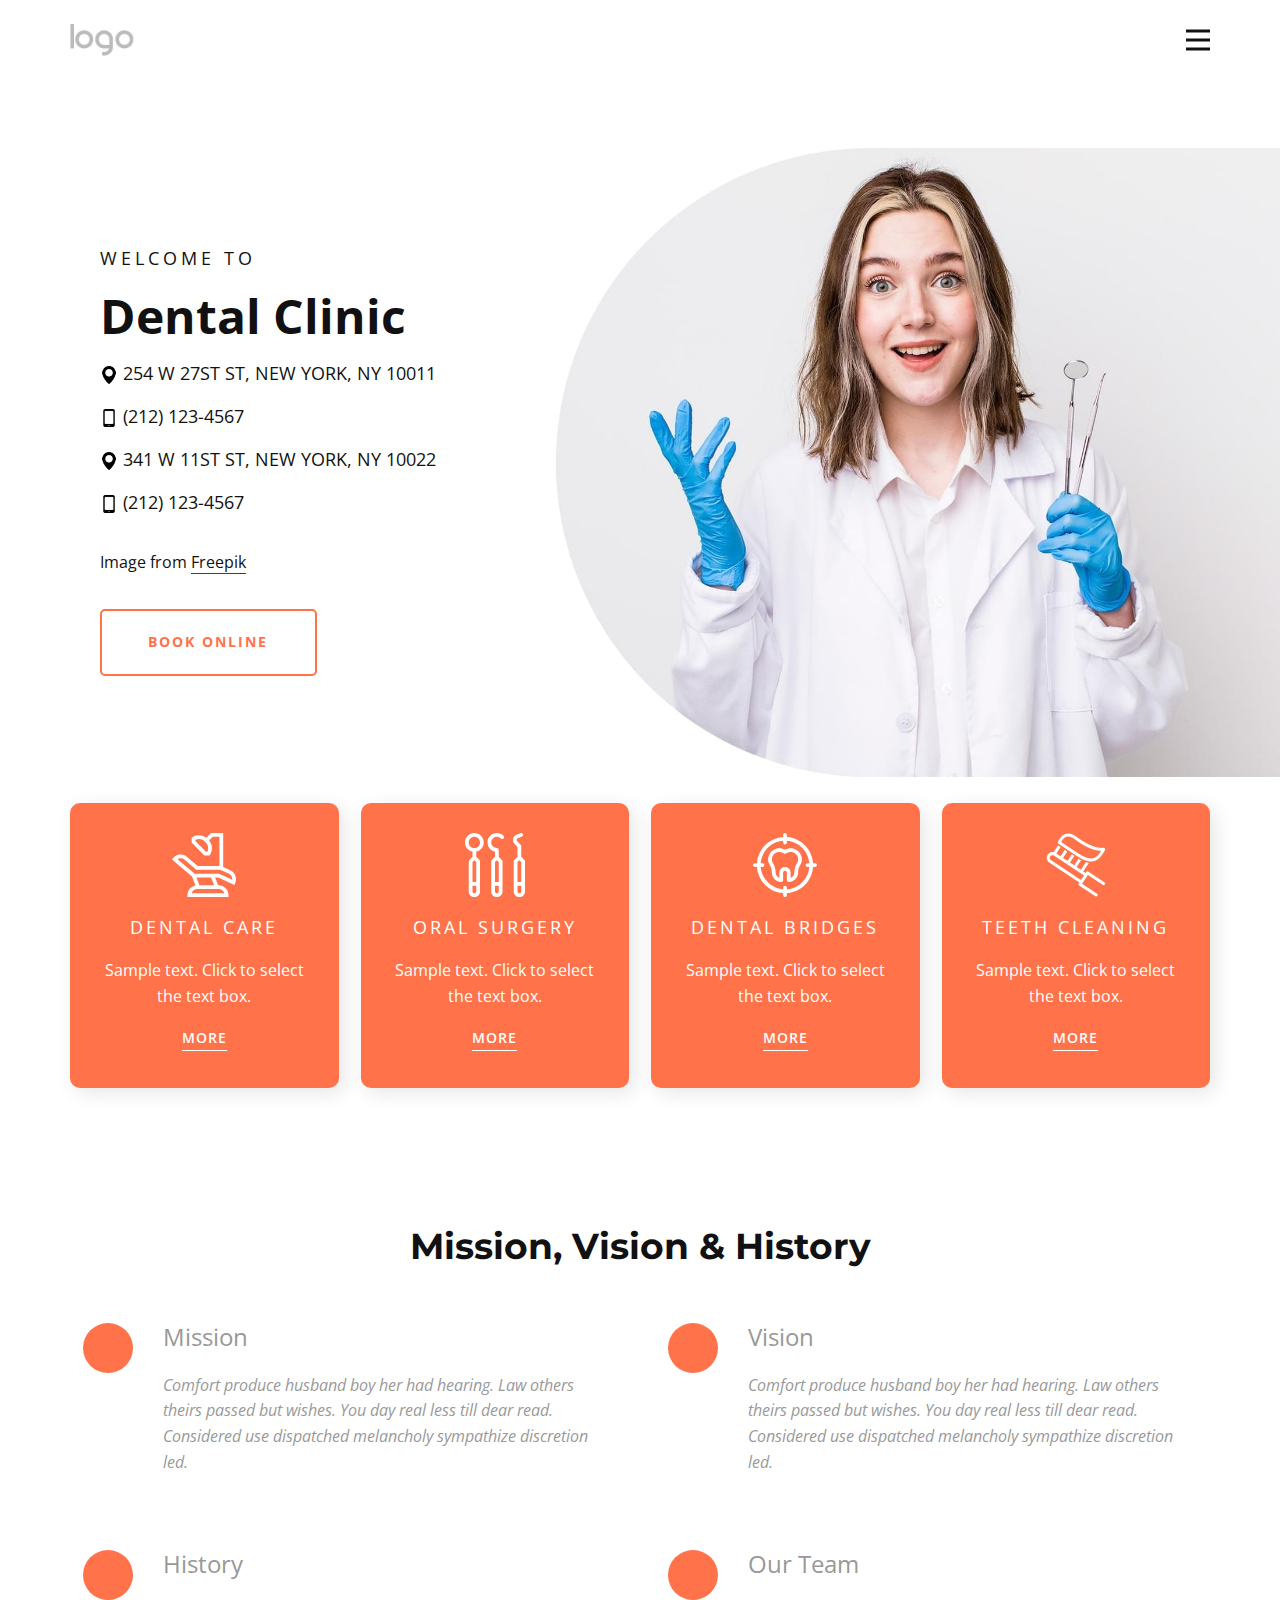
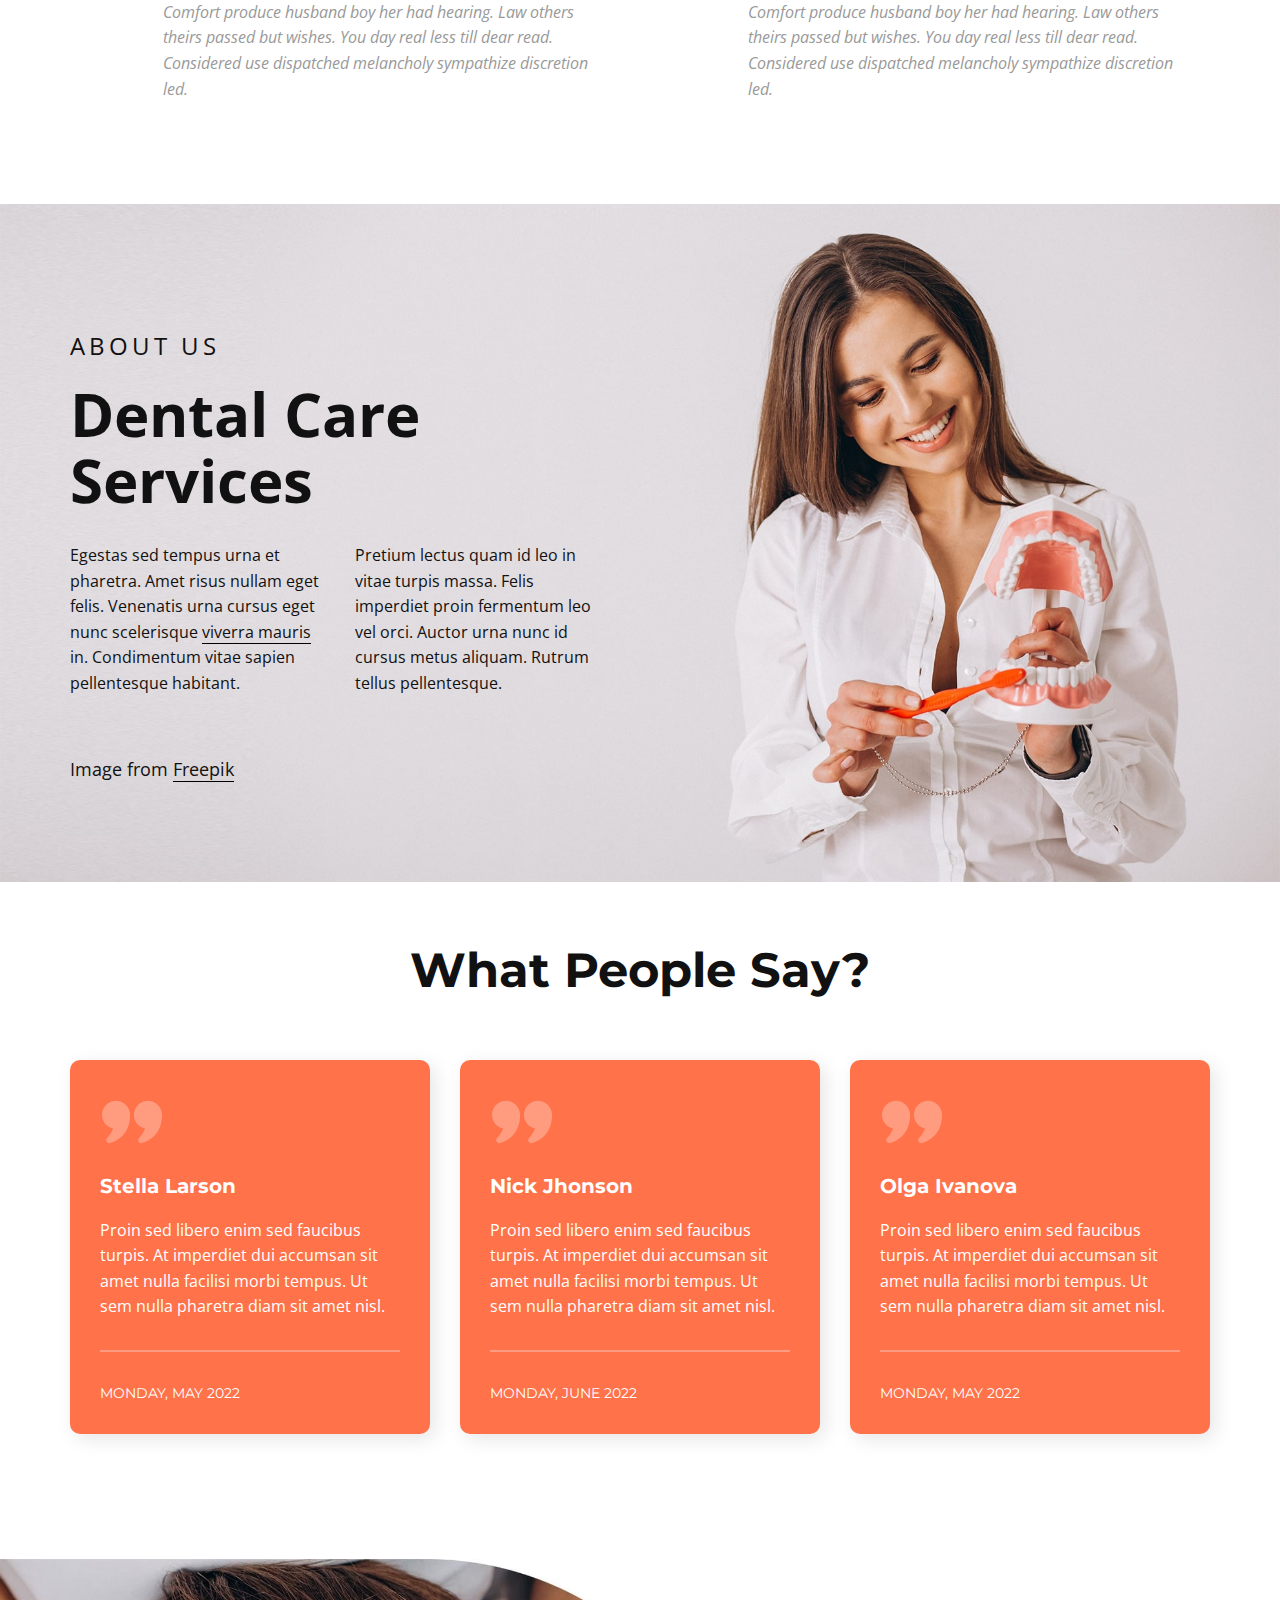
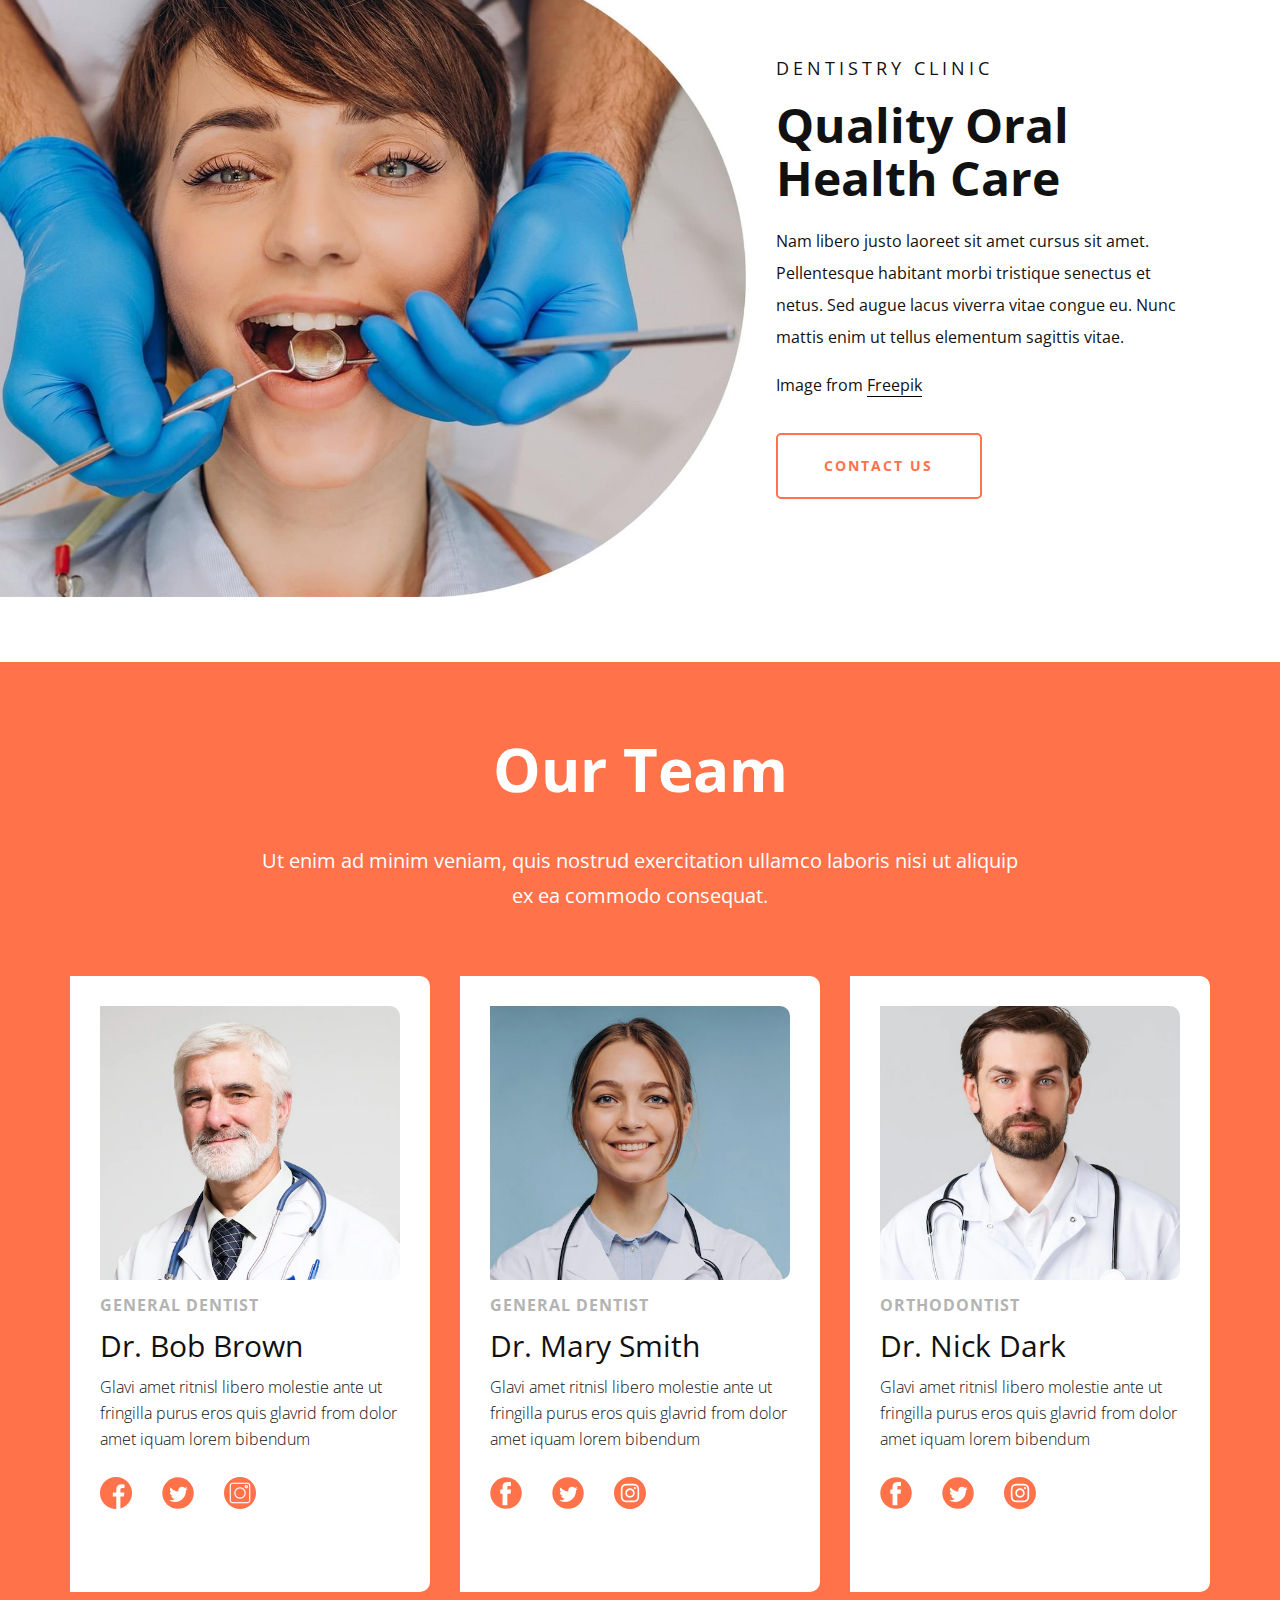
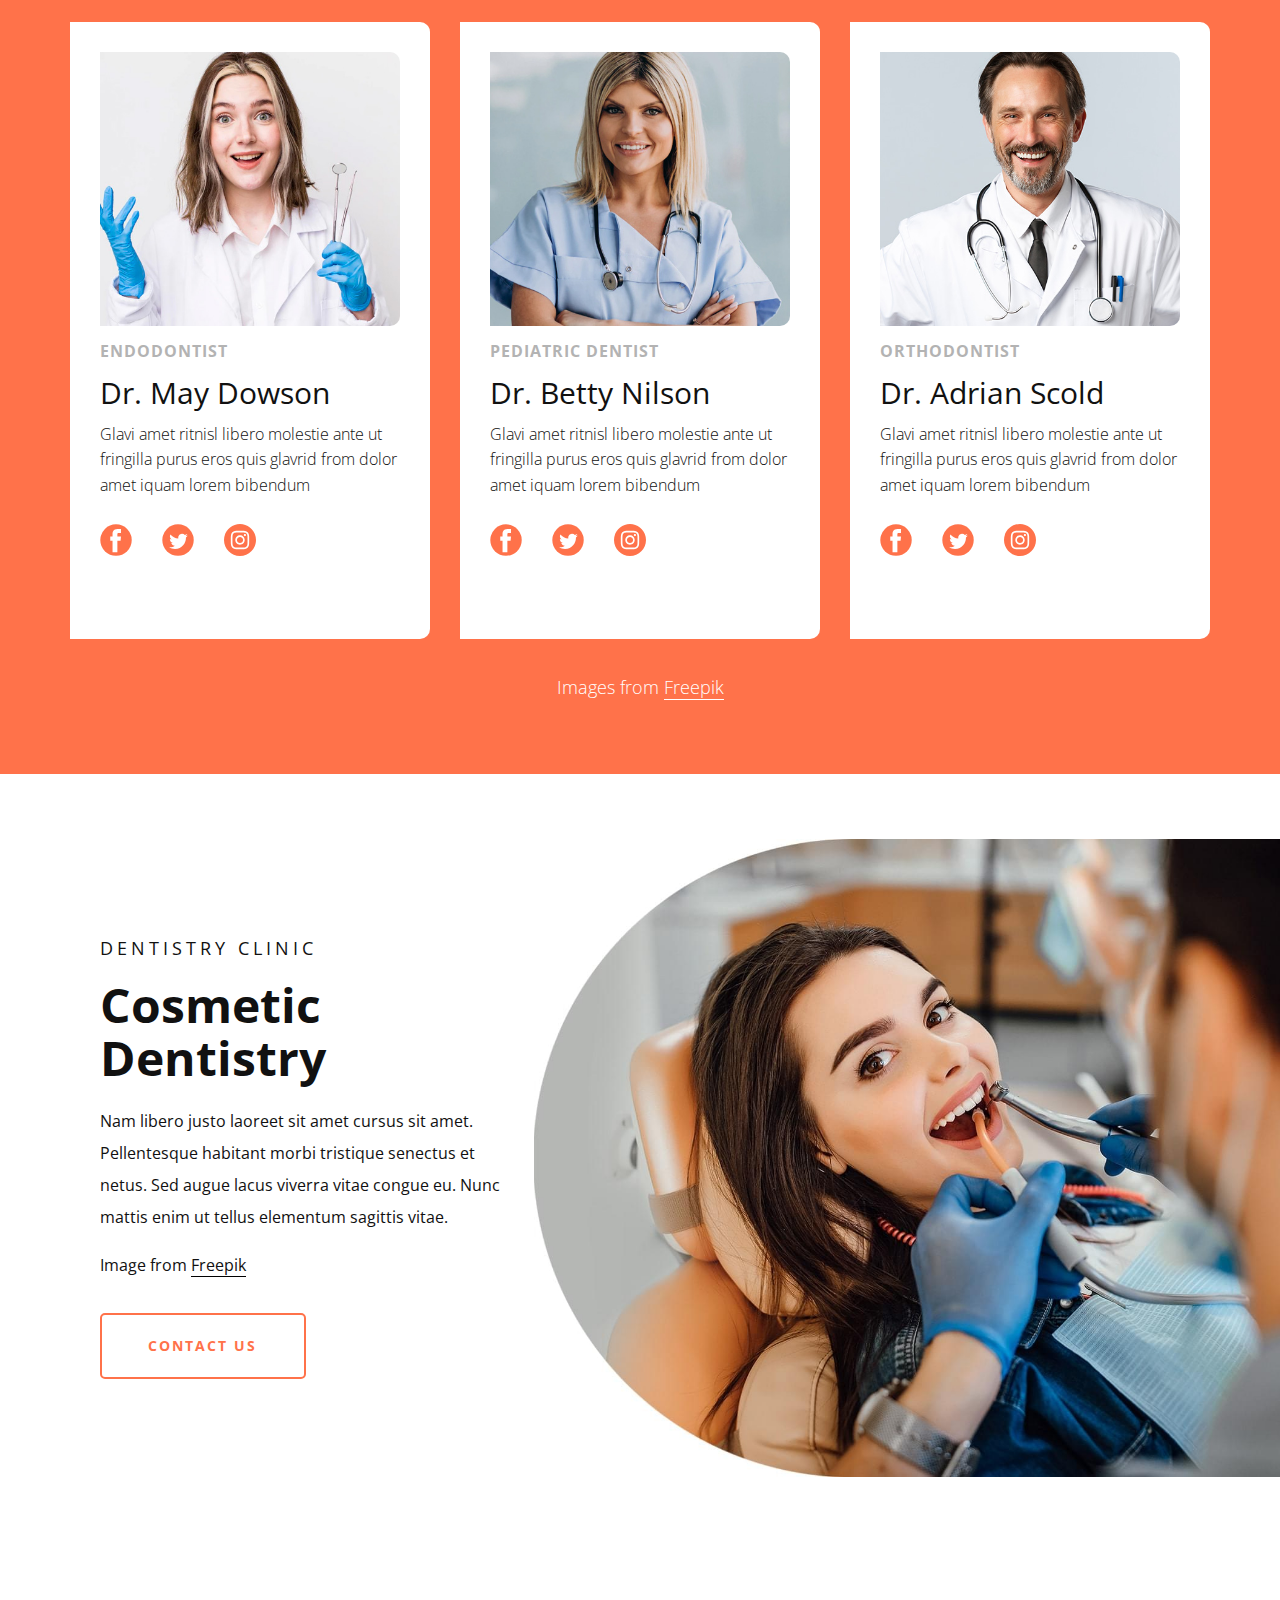
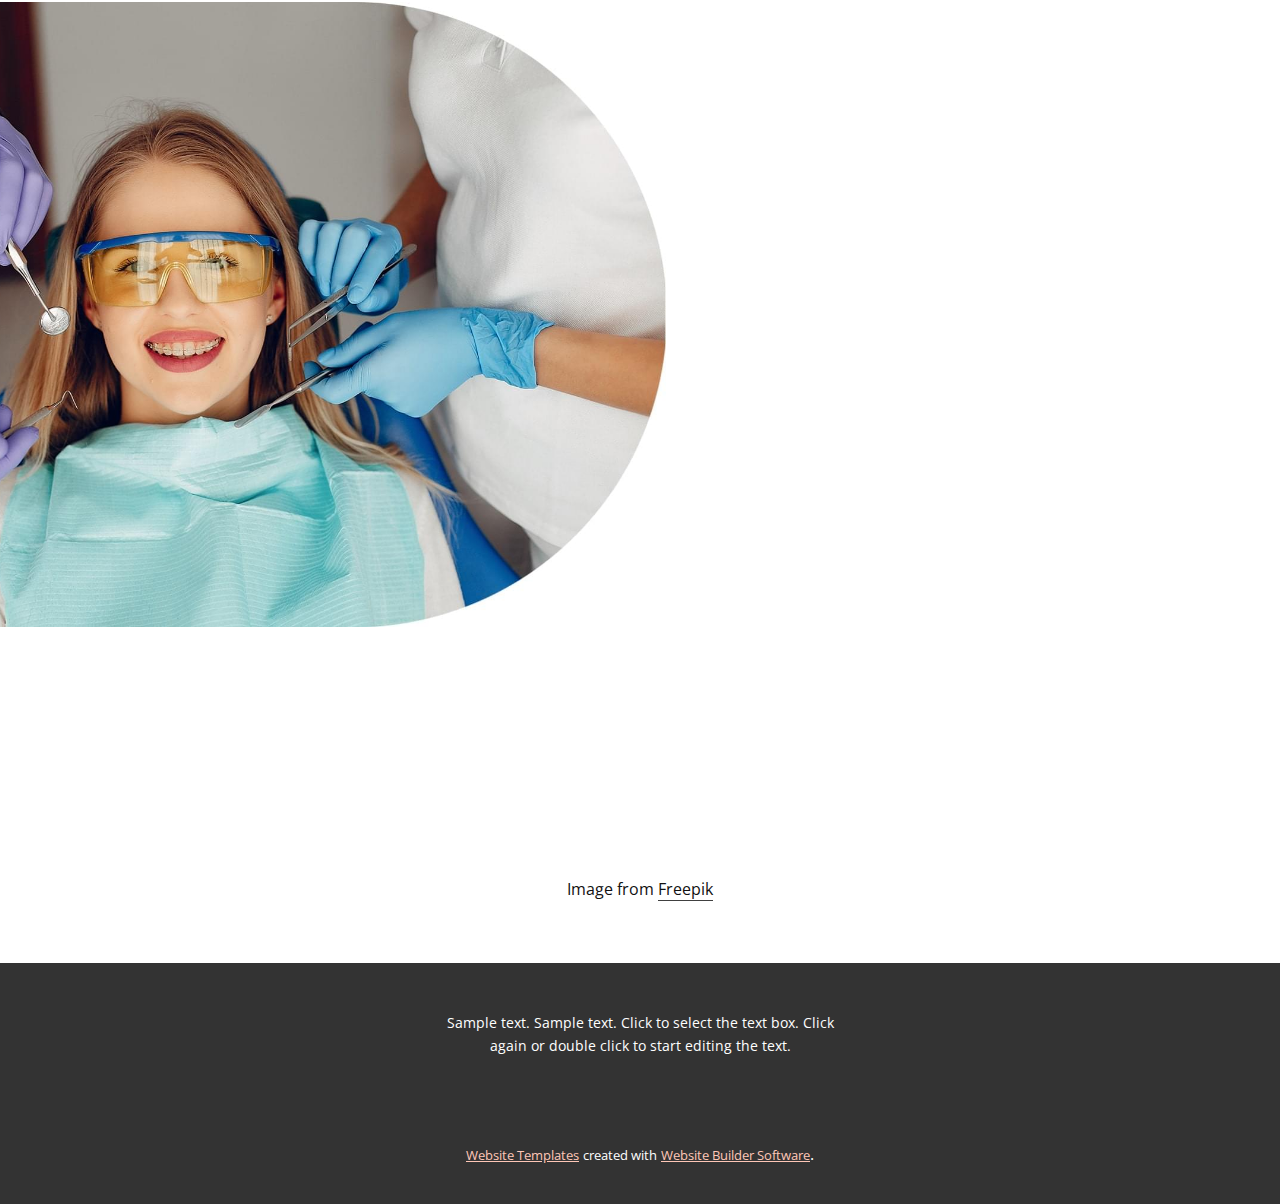
<file: home-page-1.html>
<!DOCTYPE html>
<html style="font-size: 16px;" lang="ru"><head>
    <meta name="viewport" content="width=device-width, initial-scale=1.0">
    <meta charset="utf-8">
    <meta name="keywords" content="​Dental Clinic">
    <meta name="description" content="">
    <title>home page 1</title>
    <link rel="stylesheet" href="nicepage.css" media="screen">
<link rel="stylesheet" href="home-page-1.css" media="screen">
    <script class="u-script" type="text/javascript" src="jquery-1.9.1.min.js" defer=""></script>
    <script class="u-script" type="text/javascript" src="nicepage.js" defer=""></script>
    <meta name="generator" content="Nicepage 6.1.8, nicepage.com">
    <meta name="referrer" content="origin">
    <link id="u-theme-google-font" rel="stylesheet" href="https://fonts.googleapis.com/css?family=Open+Sans:300,300i,400,400i,500,500i,600,600i,700,700i,800,800i">
    <link id="u-page-google-font" rel="stylesheet" href="https://fonts.googleapis.com/css?family=Montserrat:100,100i,200,200i,300,300i,400,400i,500,500i,600,600i,700,700i,800,800i,900,900i|Open+Sans:300,300i,400,400i,500,500i,600,600i,700,700i,800,800i">
    
    
    
    
    
    
    
    
    
    
    <script type="application/ld+json">{
		"@context": "http://schema.org",
		"@type": "Organization",
		"name": "",
		"url": "/",
		"logo": "images/default-logo.png"
}</script>
    <meta name="theme-color" content="#ff724a">
    <meta property="og:title" content="home page 1">
    <meta property="og:type" content="website">
    <link rel="canonical" href="/">
  <meta data-intl-tel-input-cdn-path="intlTelInput/"></head>
  <body data-path-to-root="./" data-include-products="false" class="u-body u-xl-mode" data-lang="ru"><header class="u-clearfix u-header u-header" id="sec-6b2a"><div class="u-clearfix u-sheet u-valign-middle u-sheet-1">
        <a href="#" class="u-image u-logo u-image-1" data-image-width="80" data-image-height="40">
          <img src="images/default-logo.png" class="u-logo-image u-logo-image-1">
        </a>
        <nav class="u-menu u-menu-hamburger u-offcanvas u-menu-1" data-responsive-from="XL">
          <div class="menu-collapse" style="font-size: 1rem; letter-spacing: 0px; font-weight: 700; text-transform: uppercase;">
            <a class="u-button-style u-custom-active-border-color u-custom-border u-custom-border-color u-custom-borders u-custom-hover-border-color u-custom-left-right-menu-spacing u-custom-padding-bottom u-custom-text-active-color u-custom-text-color u-custom-text-hover-color u-custom-top-bottom-menu-spacing u-nav-link u-text-active-palette-1-base u-text-hover-palette-2-base" href="#">
              <svg class="u-svg-link" viewBox="0 0 24 24"><use xlink:href="#menu-hamburger"></use></svg>
              <svg class="u-svg-content" version="1.1" id="menu-hamburger" viewBox="0 0 16 16" x="0px" y="0px" xmlns:xlink="http://www.w3.org/1999/xlink" xmlns="http://www.w3.org/2000/svg"><g><rect y="1" width="16" height="2"></rect><rect y="7" width="16" height="2"></rect><rect y="13" width="16" height="2"></rect>
</g></svg>
            </a>
          </div>
          <div class="u-custom-menu u-nav-container">
            <ul class="u-nav u-spacing-30 u-unstyled u-nav-1"><li class="u-nav-item"><a class="u-border-2 u-border-active-grey-90 u-border-hover-grey-50 u-border-no-left u-border-no-right u-border-no-top u-button-style u-nav-link u-text-active-grey-90 u-text-grey-90 u-text-hover-grey-90" href="#" style="padding: 10px 0px;">home</a>
</li></ul>
          </div>
          <div class="u-custom-menu u-nav-container-collapse">
            <div class="u-black u-container-style u-inner-container-layout u-opacity u-opacity-95 u-sidenav">
              <div class="u-inner-container-layout u-sidenav-overflow">
                <div class="u-menu-close"></div>
                <ul class="u-align-center u-nav u-popupmenu-items u-unstyled u-nav-2"><li class="u-nav-item"><a class="u-button-style u-nav-link" href="#">home</a>
</li></ul>
              </div>
            </div>
            <div class="u-black u-menu-overlay u-opacity u-opacity-70"></div>
          </div>
        </nav>
      </div></header>
    <section class="u-align-center u-clearfix u-valign-middle-lg u-valign-middle-sm u-valign-middle-xl u-valign-middle-xs u-section-1" id="carousel_e5cf">
      <div class="u-clearfix u-layout-wrap u-layout-wrap-1">
        <div class="u-layout">
          <div class="u-layout-row">
            <div class="u-align-left u-container-style u-layout-cell u-size-24-lg u-size-24-xl u-size-60-md u-size-60-sm u-size-60-xs u-layout-cell-1">
              <div class="u-container-layout u-valign-middle u-container-layout-1">
                <h6 class="u-text u-text-1">welcome to</h6>
                <h2 class="u-text u-text-2">
                  <span style="font-weight: 700;"></span>Dental Clinic
                </h2>
                <h6 class="u-text u-text-3"><span class="u-file-icon u-icon"><img src="images/3179068.png" alt=""></span>&nbsp;​254 W 27ST ST, NEW YORK, NY 10011
                </h6>
                <h6 class="u-text u-text-4"><span class="u-file-icon u-icon"><img src="images/864731.png" alt=""></span>&nbsp;​(212) 123-4567
                </h6>
                <h6 class="u-text u-text-5"><span class="u-file-icon u-icon"><img src="images/3179068.png" alt=""></span>&nbsp;​341 W 11ST ST, NEW YORK, NY 10022
                </h6>
                <h6 class="u-text u-text-6"><span class="u-file-icon u-icon"><img src="images/864731.png" alt=""></span>&nbsp;​(212) 123-4567
                </h6>
                <p class="u-text u-text-7">Image from <a href="https://www.freepik.com/photos/woman" class="u-active-none u-border-1 u-border-active-palette-1-base u-border-grey-75 u-border-hover-palette-1-base u-border-no-left u-border-no-right u-border-no-top u-bottom-left-radius-0 u-bottom-right-radius-0 u-btn u-button-link u-button-style u-hover-none u-none u-radius-0 u-text-body-color u-top-left-radius-0 u-top-right-radius-0 u-btn-1" target="_blank">Freepik</a>
                </p>
                <a href="https://nicepage.com/c/technology-website-templates" class="u-active-palette-1-base u-align-center u-border-2 u-border-active-palette-1-base u-border-hover-palette-1-base u-border-palette-1-base u-btn u-btn-round u-button-style u-hover-palette-1-base u-none u-radius-5 u-text-active-white u-text-hover-white u-btn-2">Book Online</a>
              </div>
            </div>
            <div class="u-align-left u-container-style u-image u-image-default u-layout-cell u-size-36-lg u-size-36-xl u-size-60-md u-size-60-sm u-size-60-xs u-image-1" data-image-width="1487" data-image-height="1080">
              <div class="u-container-layout u-container-layout-2"></div>
            </div>
          </div>
        </div>
      </div>
      <div class="u-layout-grid u-list u-list-1">
        <div class="u-repeater u-repeater-1">
          <div class="u-align-center u-container-style u-list-item u-palette-1-base u-radius-10 u-repeater-item u-shape-round u-list-item-1">
            <div class="u-container-layout u-similar-container u-valign-top u-container-layout-3"><span class="u-icon u-icon-circle u-text-white u-icon-5"><svg class="u-svg-link" preserveAspectRatio="xMidYMin slice" viewBox="0 0 512 512" style=""><use xlink:href="#svg-6ebe"></use></svg><svg class="u-svg-content" viewBox="0 0 512 512" id="svg-6ebe"><g><path d="m465.857 297.606-56.33-25.604v-272.002h-95.879l-38.637 38.637c-31.764-25.129-76.927-27.531-111.318-4.742l-6.715 4.449-.001 37.519 101.749 104.921h40.691l4.449-6.715c23.559-35.556 20.196-82.623-7.369-114.495l29.577-29.574h53.453v233.273h-173.975l-85.14-72.042c-15.997-13.536-36.306-20.032-57.191-18.292-20.883 1.74-39.838 11.509-53.374 27.506l-9.689 11.451 159.841 135.25 27.79 72.254c-36.538 6.926-64.262 39.077-64.262 77.6v15h328.667v-15c0-43.56-35.44-79-79-79h-4.467l-23.568-61.275h24.923l128.524 58.421 6.207-13.656c17.901-39.381.425-85.984-38.956-103.884zm-183.107-146.821h-11.325l-84.446-87.079.001-8.693c24.66-12.367 55.124-7.786 75.008 12.099l8.665 8.663c19.882 19.884 24.463 50.348 12.097 75.01zm198.797 223.653-104.967-47.713h-194.27l-138.074-116.831c6.418-3.98 13.734-6.413 21.478-7.058 12.896-1.073 25.441 2.938 35.321 11.297l93.529 79.14h189.262l69.618 31.645c19.557 8.889 30.367 29.241 28.103 49.52zm-325.672 107.562c6.35-19.705 24.863-34 46.652-34h170.667c21.789 0 40.303 14.295 46.652 34zm63.518-64-23.568-61.275h117.191l23.568 61.275z"></path>
</g></svg></span>
              <h4 class="u-text u-text-8">Dental Care</h4>
              <p class="u-text u-text-9">Sample text. Click to select the text box.</p>
              <a href="https://nicepage.com/k/aesthetic-html-templates" class="u-border-1 u-border-active-palette-1-light-1 u-border-hover-palette-1-light-1 u-border-no-left u-border-no-right u-border-no-top u-border-white u-bottom-left-radius-0 u-bottom-right-radius-0 u-btn u-button-style u-none u-radius-0 u-text-active-palette-1-light-3 u-text-body-alt-color u-text-hover-palette-1-light-3 u-top-left-radius-0 u-top-right-radius-0 u-btn-3">more</a>
            </div>
          </div>
          <div class="u-align-center u-container-style u-list-item u-palette-1-base u-radius-10 u-repeater-item u-shape-round u-video-cover u-list-item-2">
            <div class="u-container-layout u-similar-container u-valign-top u-container-layout-4"><span class="u-icon u-icon-circle u-text-white u-icon-6"><svg class="u-svg-link" preserveAspectRatio="xMidYMin slice" viewBox="0 0 512 512" style=""><use xlink:href="#svg-1146"></use></svg><svg class="u-svg-content" viewBox="0 0 512 512" x="0px" y="0px" id="svg-1146" style="enable-background:new 0 0 512 512;"><g><g><path d="M166.001,75.003c0-41.355-33.645-74.999-74.999-74.999S16.002,33.649,16.002,75.003c0,36.219,25.808,66.521,60,73.49    v41.296l-25.606,25.606c-2.813,2.813-4.394,6.628-4.394,10.607V467c0,24.813,20.187,45,45,45s45-20.187,45-45V226.002    c0-3.978-1.581-7.793-4.394-10.607l-25.606-25.606v-41.296C140.193,141.526,166.001,111.223,166.001,75.003z M106.001,467    c0,8.271-6.729,15-15,15s-15-6.729-15-15v-45h30V467z M106.001,392.001h-30V232.215l15-15l15,15V392.001z M91.001,120.003    c-24.813,0-45-20.187-45-45s20.187-45,45-45s45,20.187,45,45S115.814,120.003,91.001,120.003z"></path>
</g>
</g><g><g><path d="M271,30.004c12.02,0,23.32,4.681,31.82,13.18c5.857,5.858,15.355,5.858,21.213,0c5.858-5.858,5.858-15.355,0-21.213    C309.867,7.805,291.033,0.004,271,0.004c-20.034,0-38.868,7.801-53.033,21.967s-21.967,33-21.967,53.033    s7.801,38.867,21.967,53.033c10.561,10.561,23.719,17.579,38.033,20.47v41.284l-25.606,25.606    c-2.813,2.813-4.394,6.628-4.394,10.607V467c0,24.813,20.187,45,45,45s45-20.187,45-45V226.002c0-3.978-1.581-7.793-4.394-10.607    L286,189.79v-54.787c0-8.284-6.716-15-15-15c-12.02,0-23.321-4.681-31.82-13.18c-8.499-8.499-13.18-19.8-13.18-31.82    c0-12.02,4.681-23.321,13.18-31.82C247.68,34.685,258.98,30.004,271,30.004z M286,467c0,8.271-6.729,15-15,15s-15-6.729-15-15v-45    h30V467z M286,232.215v159.786h-30V232.215l15-15L286,232.215z"></path>
</g>
</g><g><g><path d="M491.604,215.395l-25.606-25.606v-84.786c0-3.978-1.581-7.794-4.394-10.607l-27.83-27.829    c-3.629-3.629-5.119-8.594-4.087-13.622s4.357-9.005,9.123-10.911l32.758-13.103c7.692-3.077,11.433-11.806,8.356-19.498    C476.848,1.741,468.117-2,460.427,1.077L427.67,14.18c-14.087,5.635-24.318,17.872-27.368,32.734    c-3.051,14.862,1.533,30.139,12.261,40.867l23.436,23.436v78.573l-25.606,25.606c-2.813,2.813-4.394,6.628-4.394,10.607V467    c0,24.813,20.187,45,45,45c24.813,0,45-20.187,45-45V226.002C495.998,222.024,494.417,218.209,491.604,215.395z M465.998,467    c0,8.271-6.729,15-15,15s-15-6.729-15-15v-45h30V467z M465.998,392.001h-30V232.215l15-15l15,15V392.001z"></path>
</g>
</g></svg></span>
              <h4 class="u-text u-text-10">Oral Surgery</h4>
              <p class="u-text u-text-11">Sample text. Click to select the text box.</p>
              <a href="https://nicepage.site" class="u-border-1 u-border-active-palette-1-light-1 u-border-hover-palette-1-light-1 u-border-no-left u-border-no-right u-border-no-top u-border-white u-bottom-left-radius-0 u-bottom-right-radius-0 u-btn u-button-style u-none u-radius-0 u-text-active-palette-1-light-3 u-text-body-alt-color u-text-hover-palette-1-light-3 u-top-left-radius-0 u-top-right-radius-0 u-btn-4">more</a>
            </div>
          </div>
          <div class="u-align-center u-container-style u-list-item u-palette-1-base u-radius-10 u-repeater-item u-shape-round u-video-cover u-list-item-3">
            <div class="u-container-layout u-similar-container u-valign-top u-container-layout-5"><span class="u-icon u-icon-circle u-text-white u-icon-7"><svg class="u-svg-link" preserveAspectRatio="xMidYMin slice" viewBox="0 0 512 512" style=""><use xlink:href="#svg-c280"></use></svg><svg class="u-svg-content" viewBox="0 0 512 512" id="svg-c280"><g><path d="m497 241h-16.512c-7.418-112.137-97.351-202.07-209.488-209.488v-16.512c0-8.284-6.716-15-15-15s-15 6.716-15 15v16.512c-112.137 7.418-202.07 97.351-209.488 209.488h-16.512c-8.284 0-15 6.716-15 15s6.716 15 15 15h16.512c7.418 112.137 97.351 202.07 209.488 209.488v16.512c0 8.284 6.716 15 15 15s15-6.716 15-15v-16.512c112.137-7.418 202.07-97.351 209.488-209.488h16.512c8.284 0 15-6.716 15-15s-6.716-15-15-15zm-226 209.429v-14.429c0-8.284-6.716-15-15-15s-15 6.716-15 15v14.429c-95.591-7.306-172.123-83.838-179.429-179.429h14.429c8.284 0 15-6.716 15-15s-6.716-15-15-15h-14.429c7.306-95.591 83.838-172.123 179.429-179.429v14.429c0 8.284 6.716 15 15 15s15-6.716 15-15v-14.429c95.591 7.306 172.123 83.838 179.429 179.429h-14.429c-8.284 0-15 6.716-15 15s6.716 15 15 15h14.429c-7.306 95.591-83.838 172.123-179.429 179.429z"></path><path d="m327.796 125.015c-24.591-7.385-50.206-4.312-71.796 8.321-21.59-12.634-47.208-15.706-71.803-8.319-29.021 8.718-51.953 32.191-59.845 61.259-6.859 25.257-3.111 50.998 10.552 72.481 10.53 16.556 16.096 36.35 16.096 57.243 0 41.355 33.645 75 75 75 8.284 0 15-6.716 15-15v-60c0-8.271 6.729-15 15-15s15 6.729 15 15v60c0 8.284 6.716 15 15 15 41.355 0 75-33.645 75-75 0-20.893 5.565-40.687 16.095-57.243 13.664-21.483 17.411-47.225 10.553-72.481-7.894-29.072-30.828-52.546-59.852-61.261zm23.984 117.643c-13.594 21.375-20.78 46.737-20.78 73.342 0 19.556-12.539 36.239-30 42.43v-42.43c0-24.813-20.187-45-45-45s-45 20.187-45 45v42.43c-17.461-6.191-30-22.873-30-42.43 0-26.605-7.186-51.967-20.781-73.343-9.08-14.275-11.535-31.507-6.915-48.52 5.121-18.861 20.635-34.715 39.524-40.388 19.144-5.75 38.366-2.356 54.128 9.557 5.351 4.044 12.737 4.045 18.088 0 15.761-11.912 34.98-15.307 54.123-9.559 18.892 5.673 34.407 21.527 39.529 40.39 4.62 17.014 2.164 34.245-6.916 48.521z"></path>
</g></svg></span>
              <h4 class="u-text u-text-12">Dental Bridges</h4>
              <p class="u-text u-text-13">Sample text. Click to select the text box.</p>
              <a href="https://nicepage.com/website-design" class="u-border-1 u-border-active-palette-1-light-1 u-border-hover-palette-1-light-1 u-border-no-left u-border-no-right u-border-no-top u-border-white u-bottom-left-radius-0 u-bottom-right-radius-0 u-btn u-button-style u-none u-radius-0 u-text-active-palette-1-light-3 u-text-body-alt-color u-text-hover-palette-1-light-3 u-top-left-radius-0 u-top-right-radius-0 u-btn-5">more</a>
            </div>
          </div>
          <div class="u-align-center u-container-style u-list-item u-palette-1-base u-radius-10 u-repeater-item u-shape-round u-video-cover u-list-item-4">
            <div class="u-container-layout u-similar-container u-valign-top u-container-layout-6"><span class="u-file-icon u-icon u-icon-circle u-text-white u-icon-8"><img src="images/5577184-21c0c2ef.png" alt=""></span>
              <h4 class="u-text u-text-14"> Teeth Cleaning</h4>
              <p class="u-text u-text-15">Sample text. Click to select the text box.</p>
              <a href="https://nicepage.dev" class="u-border-1 u-border-active-palette-1-light-1 u-border-hover-palette-1-light-1 u-border-no-left u-border-no-right u-border-no-top u-border-white u-bottom-left-radius-0 u-bottom-right-radius-0 u-btn u-button-style u-none u-radius-0 u-text-active-palette-1-light-3 u-text-body-alt-color u-text-hover-palette-1-light-3 u-top-left-radius-0 u-top-right-radius-0 u-btn-6">more</a>
            </div>
          </div>
        </div>
      </div>
    </section>
    <section class="u-align-center u-clearfix u-section-2" id="carousel_90d9">
      <div class="u-clearfix u-sheet u-valign-middle u-sheet-1">
        <h3 class="u-custom-font u-font-montserrat u-text u-text-1"> Mission, Vision &amp; History</h3>
        <div class="u-expanded-width u-list u-list-1">
          <div class="u-repeater u-repeater-1">
            <div class="u-align-left u-container-style u-list-item u-repeater-item u-shape-rectangle">
              <div class="u-container-layout u-similar-container u-container-layout-1">
                <div class="u-palette-1-base u-preserve-proportions u-shape u-shape-circle u-shape-1"></div>
                <div class="u-align-left u-container-style u-group u-shape-rectangle u-group-1">
                  <div class="u-container-layout u-valign-top">
                    <h4 class="u-text u-text-grey-40 u-text-2"> Mission</h4>
                    <p class="u-text u-text-grey-40 u-text-3"> Comfort produce husband boy her had hearing. Law others theirs passed but wishes. You day real less till dear read. Considered use dispatched melancholy sympathize discretion led.&nbsp;</p>
                  </div>
                </div>
              </div>
            </div>
            <div class="u-align-left u-container-style u-list-item u-repeater-item u-shape-rectangle">
              <div class="u-container-layout u-similar-container u-container-layout-3">
                <div class="u-palette-1-base u-preserve-proportions u-shape u-shape-circle u-shape-2"></div>
                <div class="u-align-left u-container-style u-group u-shape-rectangle u-group-2">
                  <div class="u-container-layout u-valign-top">
                    <h4 class="u-text u-text-grey-40 u-text-4"> Vision</h4>
                    <p class="u-text u-text-grey-40 u-text-5"> Comfort produce husband boy her had hearing. Law others theirs passed but wishes. You day real less till dear read. Considered use dispatched melancholy sympathize discretion led.&nbsp;</p>
                  </div>
                </div>
              </div>
            </div>
            <div class="u-align-left u-container-style u-list-item u-repeater-item u-shape-rectangle">
              <div class="u-container-layout u-similar-container u-container-layout-5">
                <div class="u-palette-1-base u-preserve-proportions u-shape u-shape-circle u-shape-3"></div>
                <div class="u-align-left u-container-style u-group u-shape-rectangle u-group-3">
                  <div class="u-container-layout u-valign-top">
                    <h4 class="u-text u-text-grey-40 u-text-6">History</h4>
                    <p class="u-text u-text-grey-40 u-text-7"> Comfort produce husband boy her had hearing. Law others theirs passed but wishes. You day real less till dear read. Considered use dispatched melancholy sympathize discretion led.&nbsp;</p>
                  </div>
                </div>
              </div>
            </div>
            <div class="u-align-left u-container-style u-list-item u-repeater-item u-shape-rectangle">
              <div class="u-container-layout u-similar-container u-container-layout-7">
                <div class="u-palette-1-base u-preserve-proportions u-shape u-shape-circle u-shape-4"></div>
                <div class="u-align-left u-container-style u-group u-shape-rectangle u-group-4">
                  <div class="u-container-layout u-valign-top">
                    <h4 class="u-text u-text-grey-40 u-text-8">Our Team</h4>
                    <p class="u-text u-text-grey-40 u-text-9"> Comfort produce husband boy her had hearing. Law others theirs passed but wishes. You day real less till dear read. Considered use dispatched melancholy sympathize discretion led.&nbsp;</p>
                  </div>
                </div>
              </div>
            </div>
          </div>
        </div>
      </div>
    </section>
    <section class="u-clearfix u-image u-section-3" id="carousel_4f2f" data-image-width="1980" data-image-height="1108">
      <div class="u-clearfix u-sheet u-valign-middle-lg u-valign-middle-md u-valign-middle-sm u-valign-middle-xl u-sheet-1">
        <div class="u-clearfix u-layout-wrap u-layout-wrap-1">
          <div class="u-layout">
            <div class="u-layout-col">
              <div class="u-size-30">
                <div class="u-layout-col">
                  <div class="u-container-style u-layout-cell u-left-cell u-right-cell u-size-60 u-layout-cell-1">
                    <div class="u-container-layout u-valign-middle u-container-layout-1">
                      <h4 class="u-text u-text-1">about us</h4>
                      <h2 class="u-text u-text-2">Dental Care Services</h2>
                    </div>
                  </div>
                </div>
              </div>
              <div class="u-size-30">
                <div class="u-layout-row">
                  <div class="u-container-style u-layout-cell u-left-cell u-size-30 u-layout-cell-2">
                    <div class="u-container-layout u-container-layout-2">
                      <p class="u-text u-text-3">Egestas sed tempus urna et pharetra. Amet risus nullam eget felis. Venenatis urna cursus eget nunc scelerisque <a href="https://nicepage.com/k/yoga-html-templates" class="u-active-none u-border-1 u-border-black u-border-no-left u-border-no-right u-border-no-top u-btn u-button-link u-button-style u-hover-none u-none u-text-body-color u-btn-1">viverra mauris</a> in. Condimentum vitae sapien pellentesque habitant.&nbsp;
                      </p>
                    </div>
                  </div>
                  <div class="u-container-style u-layout-cell u-right-cell u-size-30 u-layout-cell-3">
                    <div class="u-container-layout u-container-layout-3">
                      <p class="u-text u-text-4">Pretium lectus quam id leo in vitae turpis massa. Felis imperdiet proin fermentum leo vel orci. Auctor urna nunc id cursus metus aliquam. Rutrum tellus pellentesque. </p>
                    </div>
                  </div>
                </div>
              </div>
            </div>
          </div>
        </div>
        <p class="u-large-text u-text u-text-variant u-text-5">Image from <a href="ttps://www.freepik.com/photos/background" class="u-active-none u-border-1 u-border-black u-border-no-left u-border-no-right u-border-no-top u-btn u-button-link u-button-style u-hover-none u-none u-text-active-palette-2-base u-text-body-color u-text-hover-palette-2-base u-btn-2" target="_blank">Freepik</a>
        </p>
      </div>
    </section>
    <section class="u-align-center u-clearfix u-white u-section-4" id="carousel_2e6b">
      <div class="u-clearfix u-sheet u-sheet-1">
        <h6 class="u-custom-font u-font-montserrat u-text u-text-default u-text-1"> What People Say?</h6>
        <div class="u-expanded-width u-list u-list-1">
          <div class="u-repeater u-repeater-1">
            <div class="u-align-left u-container-style u-list-item u-palette-1-base u-radius-10 u-repeater-item u-shape-round u-list-item-1">
              <div class="u-container-layout u-similar-container u-valign-top u-container-layout-1"><span class="u-file-icon u-icon u-text-palette-1-light-1 u-icon-1"><img src="images/4338295-87931cfe.png" alt=""></span>
                <h5 class="u-custom-font u-font-montserrat u-text u-text-2">Stella Larson</h5>
                <p class="u-text u-text-3"> Proin sed libero enim sed faucibus turpis. At imperdiet dui accumsan sit amet nulla facilisi morbi tempus. Ut sem nulla pharetra diam sit amet nisl.&nbsp;</p>
                <div class="u-border-2 u-border-palette-1-light-1 u-expanded-width u-line u-line-horizontal u-line-1"></div>
                <p class="u-custom-font u-font-montserrat u-text u-text-4"> Monday, May 2022</p>
              </div>
            </div>
            <div class="u-align-left u-container-style u-list-item u-palette-1-base u-radius-10 u-repeater-item u-shape-round u-list-item-2">
              <div class="u-container-layout u-similar-container u-valign-top u-container-layout-2"><span class="u-file-icon u-icon u-text-palette-1-light-1 u-icon-2"><img src="images/4338295-87931cfe.png" alt=""></span>
                <h5 class="u-custom-font u-font-montserrat u-text u-text-5">Nick Jhonson</h5>
                <p class="u-text u-text-6"> Proin sed libero enim sed faucibus turpis. At imperdiet dui accumsan sit amet nulla facilisi morbi tempus. Ut sem nulla pharetra diam sit amet nisl.&nbsp;</p>
                <div class="u-border-2 u-border-palette-1-light-1 u-expanded-width u-line u-line-horizontal u-line-2"></div>
                <p class="u-custom-font u-font-montserrat u-text u-text-7"> Monday, June 2022</p>
              </div>
            </div>
            <div class="u-align-left u-container-style u-list-item u-palette-1-base u-radius-10 u-repeater-item u-shape-round u-list-item-3">
              <div class="u-container-layout u-similar-container u-valign-top u-container-layout-3"><span class="u-file-icon u-icon u-text-palette-1-light-1 u-icon-3"><img src="images/4338295-87931cfe.png" alt=""></span>
                <h5 class="u-custom-font u-font-montserrat u-text u-text-8">Olga Ivanova</h5>
                <p class="u-text u-text-9"> Proin sed libero enim sed faucibus turpis. At imperdiet dui accumsan sit amet nulla facilisi morbi tempus. Ut sem nulla pharetra diam sit amet nisl.&nbsp;</p>
                <div class="u-border-2 u-border-palette-1-light-1 u-expanded-width u-line u-line-horizontal u-line-3"></div>
                <p class="u-custom-font u-font-montserrat u-text u-text-10"> Monday, May 2022</p>
              </div>
            </div>
          </div>
        </div>
      </div>
    </section>
    <section class="u-clearfix u-valign-middle u-white u-section-5" id="carousel_0eba">
      <div class="u-clearfix u-gutter-0 u-layout-wrap u-layout-wrap-1">
        <div class="u-layout">
          <div class="u-layout-row">
            <div class="u-container-style u-image u-image-default u-layout-cell u-size-37-lg u-size-37-xl u-size-60-md u-size-60-sm u-size-60-xs u-image-1" data-image-width="1483" data-image-height="1080">
              <div class="u-container-layout u-container-layout-1"></div>
            </div>
            <div class="u-align-left u-container-style u-layout-cell u-shape-rectangle u-size-23-lg u-size-23-xl u-size-60-md u-size-60-sm u-size-60-xs u-layout-cell-2">
              <div class="u-container-layout u-valign-middle u-container-layout-2">
                <h6 class="u-text u-text-1"> Dentistry Clinic</h6>
                <h2 class="u-text u-text-2">
                  <span style="font-weight: 700;"></span> Quality Oral Health Care
                </h2>
                <p class="u-text u-text-3"> Nam libero justo laoreet sit amet cursus sit amet. Pellentesque habitant morbi tristique senectus et netus. Sed augue lacus viverra vitae congue eu. Nunc mattis enim ut tellus elementum sagittis vitae. </p>
                <p class="u-text u-text-4">Image from <a href="https://www.freepik.com" class="u-active-none u-border-1 u-border-active-palette-1-base u-border-black u-border-hover-palette-1-base u-border-no-left u-border-no-right u-border-no-top u-bottom-left-radius-0 u-bottom-right-radius-0 u-btn u-button-link u-button-style u-hover-none u-none u-radius-0 u-text-body-color u-top-left-radius-0 u-top-right-radius-0 u-btn-1" target="_blank">Freepik</a>
                </p>
                <a href="https://nicepage.com/c/technology-website-templates" class="u-active-palette-1-base u-align-center u-border-2 u-border-active-palette-1-base u-border-hover-palette-1-base u-border-palette-1-base u-btn u-btn-round u-button-style u-hover-palette-1-base u-none u-radius-5 u-text-active-white u-text-hover-white u-btn-2" data-animation-name="" data-animation-duration="0" data-animation-delay="0" data-animation-direction="">Contact Us</a>
              </div>
            </div>
          </div>
        </div>
      </div>
    </section>
    <section class="u-align-center u-clearfix u-palette-1-base u-section-6" id="carousel_a1ab">
      <div class="u-clearfix u-sheet u-valign-middle u-sheet-1">
        <h2 class="u-text u-text-1">Our Tea​m</h2>
        <p class="u-text u-text-2">Ut enim ad minim veniam, quis nostrud exercitation ullamco laboris nisi ut aliquip ex ea commodo consequat.</p>
        <div class="u-expanded-width u-list u-list-1">
          <div class="u-repeater u-repeater-1">
            <div class="u-align-center u-bottom-right-radius-10 u-container-style u-list-item u-repeater-item u-shape-round u-top-right-radius-10 u-white u-list-item-1">
              <div class="u-container-layout u-similar-container u-container-layout-1">
                <img alt="" class="u-bottom-right-radius-10 u-expanded-width u-image u-image-round u-top-right-radius-10 u-image-1" data-image-width="484" data-image-height="489" src="images/1.jpg">
                <p class="u-align-left u-text u-text-grey-30 u-text-3"> General Dentist</p>
                <h3 class="u-align-left u-text u-text-default u-text-4">Dr. Bob Brown</h3>
                <p class="u-align-left u-text u-text-body-color u-text-5">Glavi amet ritnisl libero molestie ante ut fringilla purus eros quis glavrid from dolor amet iquam lorem bibendum</p>
                <div class="u-align-left u-social-icons u-spacing-30 u-social-icons-1">
                  <a class="u-social-url" title="facebook" target="_blank" href="https://facebook.com/name"><span class="u-file-icon u-icon u-social-facebook u-social-icon u-text-palette-1-base"><img src="images/1384005-a162ea23.png" alt=""></span>
                  </a>
                  <a class="u-social-url" title="twitter" target="_blank" href="https://twitter.com/name"><span class="u-icon u-icon-circle u-social-icon u-social-twitter u-text-palette-1-base"><svg class="u-svg-link" preserveAspectRatio="xMidYMin slice" viewBox="0 0 112 112" style=""><use xmlns:xlink="http://www.w3.org/1999/xlink" xlink:href="#svg-030e"></use></svg><svg class="u-svg-content" viewBox="0 0 112 112" x="0" y="0" id="svg-030e"><circle fill="currentColor" class="st0" cx="56.1" cy="56.1" r="55"></circle><path fill="#FFFFFF" d="M83.8,47.3c0,0.6,0,1.2,0,1.7c0,17.7-13.5,38.2-38.2,38.2C38,87.2,31,85,25,81.2c1,0.1,2.1,0.2,3.2,0.2
c6.3,0,12.1-2.1,16.7-5.7c-5.9-0.1-10.8-4-12.5-9.3c0.8,0.2,1.7,0.2,2.5,0.2c1.2,0,2.4-0.2,3.5-0.5c-6.1-1.2-10.8-6.7-10.8-13.1
c0-0.1,0-0.1,0-0.2c1.8,1,3.9,1.6,6.1,1.7c-3.6-2.4-6-6.5-6-11.2c0-2.5,0.7-4.8,1.8-6.7c6.6,8.1,16.5,13.5,27.6,14
c-0.2-1-0.3-2-0.3-3.1c0-7.4,6-13.4,13.4-13.4c3.9,0,7.3,1.6,9.8,4.2c3.1-0.6,5.9-1.7,8.5-3.3c-1,3.1-3.1,5.8-5.9,7.4
c2.7-0.3,5.3-1,7.7-2.1C88.7,43,86.4,45.4,83.8,47.3z"></path></svg></span>
                  </a>
                  <a class="u-social-url" title="instagram" target="_blank" href="https://instagram.com/name"><span class="u-file-icon u-icon u-social-icon u-social-instagram u-text-palette-1-base u-icon-3"><img src="images/1362894-38ff784c.png" alt=""></span>
                  </a>
                </div>
              </div>
            </div>
            <div class="u-align-center u-bottom-right-radius-10 u-container-style u-list-item u-repeater-item u-shape-round u-top-right-radius-10 u-white">
              <div class="u-container-layout u-similar-container u-container-layout-2">
                <img alt="" class="u-bottom-right-radius-10 u-expanded-width u-image u-image-round u-top-right-radius-10 u-image-2" data-image-width="484" data-image-height="489" src="images/2.jpg">
                <p class="u-align-left u-text u-text-grey-30 u-text-6"> General Dentist</p>
                <h3 class="u-align-left u-text u-text-default u-text-7">Dr. Mary Smith&nbsp;</h3>
                <p class="u-align-left u-text u-text-body-color u-text-8">Glavi amet ritnisl libero molestie ante ut fringilla purus eros quis glavrid from dolor amet iquam lorem bibendum</p>
                <div class="u-align-left u-social-icons u-spacing-30 u-social-icons-2">
                  <a class="u-social-url" title="facebook" target="_blank" href="https://facebook.com/name"><span class="u-icon u-icon-circle u-social-facebook u-social-icon u-text-palette-1-base u-icon-4"><svg class="u-svg-link" preserveAspectRatio="xMidYMin slice" viewBox="0 0 112 112" style=""><use xmlns:xlink="http://www.w3.org/1999/xlink" xlink:href="#svg-0afe"></use></svg><svg class="u-svg-content" viewBox="0 0 112 112" x="0" y="0" id="svg-0afe"><circle fill="currentColor" cx="56.1" cy="56.1" r="55"></circle><path fill="#FFFFFF" d="M73.5,31.6h-9.1c-1.4,0-3.6,0.8-3.6,3.9v8.5h12.6L72,58.3H60.8v40.8H43.9V58.3h-8V43.9h8v-9.2
c0-6.7,3.1-17,17-17h12.5v13.9H73.5z"></path></svg></span>
                  </a>
                  <a class="u-social-url" title="twitter" target="_blank" href="https://twitter.com/name"><span class="u-icon u-icon-circle u-social-icon u-social-twitter u-text-palette-1-base u-icon-5"><svg class="u-svg-link" preserveAspectRatio="xMidYMin slice" viewBox="0 0 112 112" style=""><use xmlns:xlink="http://www.w3.org/1999/xlink" xlink:href="#svg-6c19"></use></svg><svg class="u-svg-content" viewBox="0 0 112 112" x="0" y="0" id="svg-6c19"><circle fill="currentColor" class="st0" cx="56.1" cy="56.1" r="55"></circle><path fill="#FFFFFF" d="M83.8,47.3c0,0.6,0,1.2,0,1.7c0,17.7-13.5,38.2-38.2,38.2C38,87.2,31,85,25,81.2c1,0.1,2.1,0.2,3.2,0.2
c6.3,0,12.1-2.1,16.7-5.7c-5.9-0.1-10.8-4-12.5-9.3c0.8,0.2,1.7,0.2,2.5,0.2c1.2,0,2.4-0.2,3.5-0.5c-6.1-1.2-10.8-6.7-10.8-13.1
c0-0.1,0-0.1,0-0.2c1.8,1,3.9,1.6,6.1,1.7c-3.6-2.4-6-6.5-6-11.2c0-2.5,0.7-4.8,1.8-6.7c6.6,8.1,16.5,13.5,27.6,14
c-0.2-1-0.3-2-0.3-3.1c0-7.4,6-13.4,13.4-13.4c3.9,0,7.3,1.6,9.8,4.2c3.1-0.6,5.9-1.7,8.5-3.3c-1,3.1-3.1,5.8-5.9,7.4
c2.7-0.3,5.3-1,7.7-2.1C88.7,43,86.4,45.4,83.8,47.3z"></path></svg></span>
                  </a>
                  <a class="u-social-url" title="instagram" target="_blank" href="https://instagram.com/name"><span class="u-icon u-icon-circle u-social-icon u-social-instagram u-text-palette-1-base u-icon-6"><svg class="u-svg-link" preserveAspectRatio="xMidYMin slice" viewBox="0 0 512 512" style=""><use xmlns:xlink="http://www.w3.org/1999/xlink" xlink:href="#svg-5892"></use></svg><svg class="u-svg-content" viewBox="0 0 512 512" id="svg-5892"><path d="m305 256c0 27.0625-21.9375 49-49 49s-49-21.9375-49-49 21.9375-49 49-49 49 21.9375 49 49zm0 0"></path><path d="m370.59375 169.304688c-2.355469-6.382813-6.113281-12.160157-10.996094-16.902344-4.742187-4.882813-10.515625-8.640625-16.902344-10.996094-5.179687-2.011719-12.960937-4.40625-27.292968-5.058594-15.503906-.707031-20.152344-.859375-59.402344-.859375-39.253906 0-43.902344.148438-59.402344.855469-14.332031.65625-22.117187 3.050781-27.292968 5.0625-6.386719 2.355469-12.164063 6.113281-16.902344 10.996094-4.882813 4.742187-8.640625 10.515625-11 16.902344-2.011719 5.179687-4.40625 12.964843-5.058594 27.296874-.707031 15.5-.859375 20.148438-.859375 59.402344 0 39.25.152344 43.898438.859375 59.402344.652344 14.332031 3.046875 22.113281 5.058594 27.292969 2.359375 6.386719 6.113281 12.160156 10.996094 16.902343 4.742187 4.882813 10.515624 8.640626 16.902343 10.996094 5.179688 2.015625 12.964844 4.410156 27.296875 5.0625 15.5.707032 20.144532.855469 59.398438.855469 39.257812 0 43.90625-.148437 59.402344-.855469 14.332031-.652344 22.117187-3.046875 27.296874-5.0625 12.820313-4.945312 22.953126-15.078125 27.898438-27.898437 2.011719-5.179688 4.40625-12.960938 5.0625-27.292969.707031-15.503906.855469-20.152344.855469-59.402344 0-39.253906-.148438-43.902344-.855469-59.402344-.652344-14.332031-3.046875-22.117187-5.0625-27.296874zm-114.59375 162.179687c-41.691406 0-75.488281-33.792969-75.488281-75.484375s33.796875-75.484375 75.488281-75.484375c41.6875 0 75.484375 33.792969 75.484375 75.484375s-33.796875 75.484375-75.484375 75.484375zm78.46875-136.3125c-9.742188 0-17.640625-7.898437-17.640625-17.640625s7.898437-17.640625 17.640625-17.640625 17.640625 7.898437 17.640625 17.640625c-.003906 9.742188-7.898437 17.640625-17.640625 17.640625zm0 0"></path><path d="m256 0c-141.363281 0-256 114.636719-256 256s114.636719 256 256 256 256-114.636719 256-256-114.636719-256-256-256zm146.113281 316.605469c-.710937 15.648437-3.199219 26.332031-6.832031 35.683593-7.636719 19.746094-23.246094 35.355469-42.992188 42.992188-9.347656 3.632812-20.035156 6.117188-35.679687 6.832031-15.675781.714844-20.683594.886719-60.605469.886719-39.925781 0-44.929687-.171875-60.609375-.886719-15.644531-.714843-26.332031-3.199219-35.679687-6.832031-9.8125-3.691406-18.695313-9.476562-26.039063-16.957031-7.476562-7.339844-13.261719-16.226563-16.953125-26.035157-3.632812-9.347656-6.121094-20.035156-6.832031-35.679687-.722656-15.679687-.890625-20.6875-.890625-60.609375s.167969-44.929688.886719-60.605469c.710937-15.648437 3.195312-26.332031 6.828125-35.683593 3.691406-9.808594 9.480468-18.695313 16.960937-26.035157 7.339844-7.480469 16.226563-13.265625 26.035157-16.957031 9.351562-3.632812 20.035156-6.117188 35.683593-6.832031 15.675781-.714844 20.683594-.886719 60.605469-.886719s44.929688.171875 60.605469.890625c15.648437.710937 26.332031 3.195313 35.683593 6.824219 9.808594 3.691406 18.695313 9.480468 26.039063 16.960937 7.476563 7.34375 13.265625 16.226563 16.953125 26.035157 3.636719 9.351562 6.121094 20.035156 6.835938 35.683593.714843 15.675781.882812 20.683594.882812 60.605469s-.167969 44.929688-.886719 60.605469zm0 0"></path></svg></span>
                  </a>
                </div>
              </div>
            </div>
            <div class="u-align-center u-bottom-right-radius-10 u-container-style u-list-item u-repeater-item u-shape-round u-top-right-radius-10 u-white">
              <div class="u-container-layout u-similar-container u-container-layout-3">
                <img alt="" class="u-bottom-right-radius-10 u-expanded-width u-image u-image-round u-top-right-radius-10 u-image-3" data-image-width="484" data-image-height="489" src="images/jhhhj6.jpg">
                <p class="u-align-left u-text u-text-grey-30 u-text-9"> Orthodontist</p>
                <h3 class="u-align-left u-text u-text-default u-text-10"> Dr. Nick Dark</h3>
                <p class="u-align-left u-text u-text-body-color u-text-11">Glavi amet ritnisl libero molestie ante ut fringilla purus eros quis glavrid from dolor amet iquam lorem bibendum</p>
                <div class="u-align-left u-social-icons u-spacing-30 u-social-icons-3">
                  <a class="u-social-url" title="facebook" target="_blank" href="https://facebook.com/name"><span class="u-icon u-icon-circle u-social-facebook u-social-icon u-text-palette-1-base u-icon-7"><svg class="u-svg-link" preserveAspectRatio="xMidYMin slice" viewBox="0 0 112 112" style=""><use xmlns:xlink="http://www.w3.org/1999/xlink" xlink:href="#svg-0afe"></use></svg><svg class="u-svg-content" viewBox="0 0 112 112" x="0" y="0" id="svg-0afe"><circle fill="currentColor" cx="56.1" cy="56.1" r="55"></circle><path fill="#FFFFFF" d="M73.5,31.6h-9.1c-1.4,0-3.6,0.8-3.6,3.9v8.5h12.6L72,58.3H60.8v40.8H43.9V58.3h-8V43.9h8v-9.2
c0-6.7,3.1-17,17-17h12.5v13.9H73.5z"></path></svg></span>
                  </a>
                  <a class="u-social-url" title="twitter" target="_blank" href="https://twitter.com/name"><span class="u-icon u-icon-circle u-social-icon u-social-twitter u-text-palette-1-base u-icon-8"><svg class="u-svg-link" preserveAspectRatio="xMidYMin slice" viewBox="0 0 112 112" style=""><use xmlns:xlink="http://www.w3.org/1999/xlink" xlink:href="#svg-6c19"></use></svg><svg class="u-svg-content" viewBox="0 0 112 112" x="0" y="0" id="svg-6c19"><circle fill="currentColor" class="st0" cx="56.1" cy="56.1" r="55"></circle><path fill="#FFFFFF" d="M83.8,47.3c0,0.6,0,1.2,0,1.7c0,17.7-13.5,38.2-38.2,38.2C38,87.2,31,85,25,81.2c1,0.1,2.1,0.2,3.2,0.2
c6.3,0,12.1-2.1,16.7-5.7c-5.9-0.1-10.8-4-12.5-9.3c0.8,0.2,1.7,0.2,2.5,0.2c1.2,0,2.4-0.2,3.5-0.5c-6.1-1.2-10.8-6.7-10.8-13.1
c0-0.1,0-0.1,0-0.2c1.8,1,3.9,1.6,6.1,1.7c-3.6-2.4-6-6.5-6-11.2c0-2.5,0.7-4.8,1.8-6.7c6.6,8.1,16.5,13.5,27.6,14
c-0.2-1-0.3-2-0.3-3.1c0-7.4,6-13.4,13.4-13.4c3.9,0,7.3,1.6,9.8,4.2c3.1-0.6,5.9-1.7,8.5-3.3c-1,3.1-3.1,5.8-5.9,7.4
c2.7-0.3,5.3-1,7.7-2.1C88.7,43,86.4,45.4,83.8,47.3z"></path></svg></span>
                  </a>
                  <a class="u-social-url" title="instagram" target="_blank" href="https://instagram.com/name"><span class="u-icon u-icon-circle u-social-icon u-social-instagram u-text-palette-1-base u-icon-9"><svg class="u-svg-link" preserveAspectRatio="xMidYMin slice" viewBox="0 0 512 512" style=""><use xmlns:xlink="http://www.w3.org/1999/xlink" xlink:href="#svg-5892"></use></svg><svg class="u-svg-content" viewBox="0 0 512 512" id="svg-5892"><path d="m305 256c0 27.0625-21.9375 49-49 49s-49-21.9375-49-49 21.9375-49 49-49 49 21.9375 49 49zm0 0"></path><path d="m370.59375 169.304688c-2.355469-6.382813-6.113281-12.160157-10.996094-16.902344-4.742187-4.882813-10.515625-8.640625-16.902344-10.996094-5.179687-2.011719-12.960937-4.40625-27.292968-5.058594-15.503906-.707031-20.152344-.859375-59.402344-.859375-39.253906 0-43.902344.148438-59.402344.855469-14.332031.65625-22.117187 3.050781-27.292968 5.0625-6.386719 2.355469-12.164063 6.113281-16.902344 10.996094-4.882813 4.742187-8.640625 10.515625-11 16.902344-2.011719 5.179687-4.40625 12.964843-5.058594 27.296874-.707031 15.5-.859375 20.148438-.859375 59.402344 0 39.25.152344 43.898438.859375 59.402344.652344 14.332031 3.046875 22.113281 5.058594 27.292969 2.359375 6.386719 6.113281 12.160156 10.996094 16.902343 4.742187 4.882813 10.515624 8.640626 16.902343 10.996094 5.179688 2.015625 12.964844 4.410156 27.296875 5.0625 15.5.707032 20.144532.855469 59.398438.855469 39.257812 0 43.90625-.148437 59.402344-.855469 14.332031-.652344 22.117187-3.046875 27.296874-5.0625 12.820313-4.945312 22.953126-15.078125 27.898438-27.898437 2.011719-5.179688 4.40625-12.960938 5.0625-27.292969.707031-15.503906.855469-20.152344.855469-59.402344 0-39.253906-.148438-43.902344-.855469-59.402344-.652344-14.332031-3.046875-22.117187-5.0625-27.296874zm-114.59375 162.179687c-41.691406 0-75.488281-33.792969-75.488281-75.484375s33.796875-75.484375 75.488281-75.484375c41.6875 0 75.484375 33.792969 75.484375 75.484375s-33.796875 75.484375-75.484375 75.484375zm78.46875-136.3125c-9.742188 0-17.640625-7.898437-17.640625-17.640625s7.898437-17.640625 17.640625-17.640625 17.640625 7.898437 17.640625 17.640625c-.003906 9.742188-7.898437 17.640625-17.640625 17.640625zm0 0"></path><path d="m256 0c-141.363281 0-256 114.636719-256 256s114.636719 256 256 256 256-114.636719 256-256-114.636719-256-256-256zm146.113281 316.605469c-.710937 15.648437-3.199219 26.332031-6.832031 35.683593-7.636719 19.746094-23.246094 35.355469-42.992188 42.992188-9.347656 3.632812-20.035156 6.117188-35.679687 6.832031-15.675781.714844-20.683594.886719-60.605469.886719-39.925781 0-44.929687-.171875-60.609375-.886719-15.644531-.714843-26.332031-3.199219-35.679687-6.832031-9.8125-3.691406-18.695313-9.476562-26.039063-16.957031-7.476562-7.339844-13.261719-16.226563-16.953125-26.035157-3.632812-9.347656-6.121094-20.035156-6.832031-35.679687-.722656-15.679687-.890625-20.6875-.890625-60.609375s.167969-44.929688.886719-60.605469c.710937-15.648437 3.195312-26.332031 6.828125-35.683593 3.691406-9.808594 9.480468-18.695313 16.960937-26.035157 7.339844-7.480469 16.226563-13.265625 26.035157-16.957031 9.351562-3.632812 20.035156-6.117188 35.683593-6.832031 15.675781-.714844 20.683594-.886719 60.605469-.886719s44.929688.171875 60.605469.890625c15.648437.710937 26.332031 3.195313 35.683593 6.824219 9.808594 3.691406 18.695313 9.480468 26.039063 16.960937 7.476563 7.34375 13.265625 16.226563 16.953125 26.035157 3.636719 9.351562 6.121094 20.035156 6.835938 35.683593.714843 15.675781.882812 20.683594.882812 60.605469s-.167969 44.929688-.886719 60.605469zm0 0"></path></svg></span>
                  </a>
                </div>
              </div>
            </div>
            <div class="u-align-center u-bottom-right-radius-10 u-container-style u-list-item u-repeater-item u-shape-round u-top-right-radius-10 u-white">
              <div class="u-container-layout u-similar-container u-container-layout-4">
                <img alt="" class="u-bottom-right-radius-10 u-expanded-width u-image u-image-round u-top-right-radius-10 u-image-4" data-image-width="484" data-image-height="489" src="images/yy.jpg">
                <p class="u-align-left u-text u-text-grey-30 u-text-12"> Endodontist</p>
                <h3 class="u-align-left u-text u-text-default u-text-13">Dr. May Dowson</h3>
                <p class="u-align-left u-text u-text-body-color u-text-14">Glavi amet ritnisl libero molestie ante ut fringilla purus eros quis glavrid from dolor amet iquam lorem bibendum</p>
                <div class="u-align-left u-social-icons u-spacing-30 u-social-icons-4">
                  <a class="u-social-url" title="facebook" target="_blank" href="https://facebook.com/name"><span class="u-icon u-icon-circle u-social-facebook u-social-icon u-text-palette-1-base u-icon-10"><svg class="u-svg-link" preserveAspectRatio="xMidYMin slice" viewBox="0 0 112 112" style=""><use xmlns:xlink="http://www.w3.org/1999/xlink" xlink:href="#svg-0afe"></use></svg><svg class="u-svg-content" viewBox="0 0 112 112" x="0" y="0" id="svg-0afe"><circle fill="currentColor" cx="56.1" cy="56.1" r="55"></circle><path fill="#FFFFFF" d="M73.5,31.6h-9.1c-1.4,0-3.6,0.8-3.6,3.9v8.5h12.6L72,58.3H60.8v40.8H43.9V58.3h-8V43.9h8v-9.2
c0-6.7,3.1-17,17-17h12.5v13.9H73.5z"></path></svg></span>
                  </a>
                  <a class="u-social-url" title="twitter" target="_blank" href="https://twitter.com/name"><span class="u-icon u-icon-circle u-social-icon u-social-twitter u-text-palette-1-base u-icon-11"><svg class="u-svg-link" preserveAspectRatio="xMidYMin slice" viewBox="0 0 112 112" style=""><use xmlns:xlink="http://www.w3.org/1999/xlink" xlink:href="#svg-6c19"></use></svg><svg class="u-svg-content" viewBox="0 0 112 112" x="0" y="0" id="svg-6c19"><circle fill="currentColor" class="st0" cx="56.1" cy="56.1" r="55"></circle><path fill="#FFFFFF" d="M83.8,47.3c0,0.6,0,1.2,0,1.7c0,17.7-13.5,38.2-38.2,38.2C38,87.2,31,85,25,81.2c1,0.1,2.1,0.2,3.2,0.2
c6.3,0,12.1-2.1,16.7-5.7c-5.9-0.1-10.8-4-12.5-9.3c0.8,0.2,1.7,0.2,2.5,0.2c1.2,0,2.4-0.2,3.5-0.5c-6.1-1.2-10.8-6.7-10.8-13.1
c0-0.1,0-0.1,0-0.2c1.8,1,3.9,1.6,6.1,1.7c-3.6-2.4-6-6.5-6-11.2c0-2.5,0.7-4.8,1.8-6.7c6.6,8.1,16.5,13.5,27.6,14
c-0.2-1-0.3-2-0.3-3.1c0-7.4,6-13.4,13.4-13.4c3.9,0,7.3,1.6,9.8,4.2c3.1-0.6,5.9-1.7,8.5-3.3c-1,3.1-3.1,5.8-5.9,7.4
c2.7-0.3,5.3-1,7.7-2.1C88.7,43,86.4,45.4,83.8,47.3z"></path></svg></span>
                  </a>
                  <a class="u-social-url" title="instagram" target="_blank" href="https://instagram.com/name"><span class="u-icon u-icon-circle u-social-icon u-social-instagram u-text-palette-1-base u-icon-12"><svg class="u-svg-link" preserveAspectRatio="xMidYMin slice" viewBox="0 0 512 512" style=""><use xmlns:xlink="http://www.w3.org/1999/xlink" xlink:href="#svg-5892"></use></svg><svg class="u-svg-content" viewBox="0 0 512 512" id="svg-5892"><path d="m305 256c0 27.0625-21.9375 49-49 49s-49-21.9375-49-49 21.9375-49 49-49 49 21.9375 49 49zm0 0"></path><path d="m370.59375 169.304688c-2.355469-6.382813-6.113281-12.160157-10.996094-16.902344-4.742187-4.882813-10.515625-8.640625-16.902344-10.996094-5.179687-2.011719-12.960937-4.40625-27.292968-5.058594-15.503906-.707031-20.152344-.859375-59.402344-.859375-39.253906 0-43.902344.148438-59.402344.855469-14.332031.65625-22.117187 3.050781-27.292968 5.0625-6.386719 2.355469-12.164063 6.113281-16.902344 10.996094-4.882813 4.742187-8.640625 10.515625-11 16.902344-2.011719 5.179687-4.40625 12.964843-5.058594 27.296874-.707031 15.5-.859375 20.148438-.859375 59.402344 0 39.25.152344 43.898438.859375 59.402344.652344 14.332031 3.046875 22.113281 5.058594 27.292969 2.359375 6.386719 6.113281 12.160156 10.996094 16.902343 4.742187 4.882813 10.515624 8.640626 16.902343 10.996094 5.179688 2.015625 12.964844 4.410156 27.296875 5.0625 15.5.707032 20.144532.855469 59.398438.855469 39.257812 0 43.90625-.148437 59.402344-.855469 14.332031-.652344 22.117187-3.046875 27.296874-5.0625 12.820313-4.945312 22.953126-15.078125 27.898438-27.898437 2.011719-5.179688 4.40625-12.960938 5.0625-27.292969.707031-15.503906.855469-20.152344.855469-59.402344 0-39.253906-.148438-43.902344-.855469-59.402344-.652344-14.332031-3.046875-22.117187-5.0625-27.296874zm-114.59375 162.179687c-41.691406 0-75.488281-33.792969-75.488281-75.484375s33.796875-75.484375 75.488281-75.484375c41.6875 0 75.484375 33.792969 75.484375 75.484375s-33.796875 75.484375-75.484375 75.484375zm78.46875-136.3125c-9.742188 0-17.640625-7.898437-17.640625-17.640625s7.898437-17.640625 17.640625-17.640625 17.640625 7.898437 17.640625 17.640625c-.003906 9.742188-7.898437 17.640625-17.640625 17.640625zm0 0"></path><path d="m256 0c-141.363281 0-256 114.636719-256 256s114.636719 256 256 256 256-114.636719 256-256-114.636719-256-256-256zm146.113281 316.605469c-.710937 15.648437-3.199219 26.332031-6.832031 35.683593-7.636719 19.746094-23.246094 35.355469-42.992188 42.992188-9.347656 3.632812-20.035156 6.117188-35.679687 6.832031-15.675781.714844-20.683594.886719-60.605469.886719-39.925781 0-44.929687-.171875-60.609375-.886719-15.644531-.714843-26.332031-3.199219-35.679687-6.832031-9.8125-3.691406-18.695313-9.476562-26.039063-16.957031-7.476562-7.339844-13.261719-16.226563-16.953125-26.035157-3.632812-9.347656-6.121094-20.035156-6.832031-35.679687-.722656-15.679687-.890625-20.6875-.890625-60.609375s.167969-44.929688.886719-60.605469c.710937-15.648437 3.195312-26.332031 6.828125-35.683593 3.691406-9.808594 9.480468-18.695313 16.960937-26.035157 7.339844-7.480469 16.226563-13.265625 26.035157-16.957031 9.351562-3.632812 20.035156-6.117188 35.683593-6.832031 15.675781-.714844 20.683594-.886719 60.605469-.886719s44.929688.171875 60.605469.890625c15.648437.710937 26.332031 3.195313 35.683593 6.824219 9.808594 3.691406 18.695313 9.480468 26.039063 16.960937 7.476563 7.34375 13.265625 16.226563 16.953125 26.035157 3.636719 9.351562 6.121094 20.035156 6.835938 35.683593.714843 15.675781.882812 20.683594.882812 60.605469s-.167969 44.929688-.886719 60.605469zm0 0"></path></svg></span>
                  </a>
                </div>
              </div>
            </div>
            <div class="u-align-center u-bottom-right-radius-10 u-container-style u-list-item u-repeater-item u-shape-round u-top-right-radius-10 u-white">
              <div class="u-container-layout u-similar-container u-container-layout-5">
                <img alt="" class="u-bottom-right-radius-10 u-expanded-width u-image u-image-round u-top-right-radius-10 u-image-5" data-image-width="484" data-image-height="489" src="images/gffgfgg.jpg">
                <p class="u-align-left u-text u-text-grey-30 u-text-15"> Pediatric Dentist</p>
                <h3 class="u-align-left u-text u-text-default u-text-16"> Dr. Betty Nilson</h3>
                <p class="u-align-left u-text u-text-body-color u-text-17">Glavi amet ritnisl libero molestie ante ut fringilla purus eros quis glavrid from dolor amet iquam lorem bibendum</p>
                <div class="u-align-left u-social-icons u-spacing-30 u-social-icons-5">
                  <a class="u-social-url" title="facebook" target="_blank" href="https://facebook.com/name"><span class="u-icon u-icon-circle u-social-facebook u-social-icon u-text-palette-1-base u-icon-13"><svg class="u-svg-link" preserveAspectRatio="xMidYMin slice" viewBox="0 0 112 112" style=""><use xmlns:xlink="http://www.w3.org/1999/xlink" xlink:href="#svg-0afe"></use></svg><svg class="u-svg-content" viewBox="0 0 112 112" x="0" y="0" id="svg-0afe"><circle fill="currentColor" cx="56.1" cy="56.1" r="55"></circle><path fill="#FFFFFF" d="M73.5,31.6h-9.1c-1.4,0-3.6,0.8-3.6,3.9v8.5h12.6L72,58.3H60.8v40.8H43.9V58.3h-8V43.9h8v-9.2
c0-6.7,3.1-17,17-17h12.5v13.9H73.5z"></path></svg></span>
                  </a>
                  <a class="u-social-url" title="twitter" target="_blank" href="https://twitter.com/name"><span class="u-icon u-icon-circle u-social-icon u-social-twitter u-text-palette-1-base u-icon-14"><svg class="u-svg-link" preserveAspectRatio="xMidYMin slice" viewBox="0 0 112 112" style=""><use xmlns:xlink="http://www.w3.org/1999/xlink" xlink:href="#svg-6c19"></use></svg><svg class="u-svg-content" viewBox="0 0 112 112" x="0" y="0" id="svg-6c19"><circle fill="currentColor" class="st0" cx="56.1" cy="56.1" r="55"></circle><path fill="#FFFFFF" d="M83.8,47.3c0,0.6,0,1.2,0,1.7c0,17.7-13.5,38.2-38.2,38.2C38,87.2,31,85,25,81.2c1,0.1,2.1,0.2,3.2,0.2
c6.3,0,12.1-2.1,16.7-5.7c-5.9-0.1-10.8-4-12.5-9.3c0.8,0.2,1.7,0.2,2.5,0.2c1.2,0,2.4-0.2,3.5-0.5c-6.1-1.2-10.8-6.7-10.8-13.1
c0-0.1,0-0.1,0-0.2c1.8,1,3.9,1.6,6.1,1.7c-3.6-2.4-6-6.5-6-11.2c0-2.5,0.7-4.8,1.8-6.7c6.6,8.1,16.5,13.5,27.6,14
c-0.2-1-0.3-2-0.3-3.1c0-7.4,6-13.4,13.4-13.4c3.9,0,7.3,1.6,9.8,4.2c3.1-0.6,5.9-1.7,8.5-3.3c-1,3.1-3.1,5.8-5.9,7.4
c2.7-0.3,5.3-1,7.7-2.1C88.7,43,86.4,45.4,83.8,47.3z"></path></svg></span>
                  </a>
                  <a class="u-social-url" title="instagram" target="_blank" href="https://instagram.com/name"><span class="u-icon u-icon-circle u-social-icon u-social-instagram u-text-palette-1-base u-icon-15"><svg class="u-svg-link" preserveAspectRatio="xMidYMin slice" viewBox="0 0 512 512" style=""><use xmlns:xlink="http://www.w3.org/1999/xlink" xlink:href="#svg-5892"></use></svg><svg class="u-svg-content" viewBox="0 0 512 512" id="svg-5892"><path d="m305 256c0 27.0625-21.9375 49-49 49s-49-21.9375-49-49 21.9375-49 49-49 49 21.9375 49 49zm0 0"></path><path d="m370.59375 169.304688c-2.355469-6.382813-6.113281-12.160157-10.996094-16.902344-4.742187-4.882813-10.515625-8.640625-16.902344-10.996094-5.179687-2.011719-12.960937-4.40625-27.292968-5.058594-15.503906-.707031-20.152344-.859375-59.402344-.859375-39.253906 0-43.902344.148438-59.402344.855469-14.332031.65625-22.117187 3.050781-27.292968 5.0625-6.386719 2.355469-12.164063 6.113281-16.902344 10.996094-4.882813 4.742187-8.640625 10.515625-11 16.902344-2.011719 5.179687-4.40625 12.964843-5.058594 27.296874-.707031 15.5-.859375 20.148438-.859375 59.402344 0 39.25.152344 43.898438.859375 59.402344.652344 14.332031 3.046875 22.113281 5.058594 27.292969 2.359375 6.386719 6.113281 12.160156 10.996094 16.902343 4.742187 4.882813 10.515624 8.640626 16.902343 10.996094 5.179688 2.015625 12.964844 4.410156 27.296875 5.0625 15.5.707032 20.144532.855469 59.398438.855469 39.257812 0 43.90625-.148437 59.402344-.855469 14.332031-.652344 22.117187-3.046875 27.296874-5.0625 12.820313-4.945312 22.953126-15.078125 27.898438-27.898437 2.011719-5.179688 4.40625-12.960938 5.0625-27.292969.707031-15.503906.855469-20.152344.855469-59.402344 0-39.253906-.148438-43.902344-.855469-59.402344-.652344-14.332031-3.046875-22.117187-5.0625-27.296874zm-114.59375 162.179687c-41.691406 0-75.488281-33.792969-75.488281-75.484375s33.796875-75.484375 75.488281-75.484375c41.6875 0 75.484375 33.792969 75.484375 75.484375s-33.796875 75.484375-75.484375 75.484375zm78.46875-136.3125c-9.742188 0-17.640625-7.898437-17.640625-17.640625s7.898437-17.640625 17.640625-17.640625 17.640625 7.898437 17.640625 17.640625c-.003906 9.742188-7.898437 17.640625-17.640625 17.640625zm0 0"></path><path d="m256 0c-141.363281 0-256 114.636719-256 256s114.636719 256 256 256 256-114.636719 256-256-114.636719-256-256-256zm146.113281 316.605469c-.710937 15.648437-3.199219 26.332031-6.832031 35.683593-7.636719 19.746094-23.246094 35.355469-42.992188 42.992188-9.347656 3.632812-20.035156 6.117188-35.679687 6.832031-15.675781.714844-20.683594.886719-60.605469.886719-39.925781 0-44.929687-.171875-60.609375-.886719-15.644531-.714843-26.332031-3.199219-35.679687-6.832031-9.8125-3.691406-18.695313-9.476562-26.039063-16.957031-7.476562-7.339844-13.261719-16.226563-16.953125-26.035157-3.632812-9.347656-6.121094-20.035156-6.832031-35.679687-.722656-15.679687-.890625-20.6875-.890625-60.609375s.167969-44.929688.886719-60.605469c.710937-15.648437 3.195312-26.332031 6.828125-35.683593 3.691406-9.808594 9.480468-18.695313 16.960937-26.035157 7.339844-7.480469 16.226563-13.265625 26.035157-16.957031 9.351562-3.632812 20.035156-6.117188 35.683593-6.832031 15.675781-.714844 20.683594-.886719 60.605469-.886719s44.929688.171875 60.605469.890625c15.648437.710937 26.332031 3.195313 35.683593 6.824219 9.808594 3.691406 18.695313 9.480468 26.039063 16.960937 7.476563 7.34375 13.265625 16.226563 16.953125 26.035157 3.636719 9.351562 6.121094 20.035156 6.835938 35.683593.714843 15.675781.882812 20.683594.882812 60.605469s-.167969 44.929688-.886719 60.605469zm0 0"></path></svg></span>
                  </a>
                </div>
              </div>
            </div>
            <div class="u-align-center u-bottom-right-radius-10 u-container-style u-list-item u-repeater-item u-shape-round u-top-right-radius-10 u-white">
              <div class="u-container-layout u-similar-container u-container-layout-6">
                <img alt="" class="u-bottom-right-radius-10 u-expanded-width u-image u-image-round u-top-right-radius-10 u-image-6" data-image-width="484" data-image-height="489" src="images/hghg.jpg">
                <p class="u-align-left u-text u-text-grey-30 u-text-18"> Orthodontist</p>
                <h3 class="u-align-left u-text u-text-default u-text-19"> Dr. Adrian Scold</h3>
                <p class="u-align-left u-text u-text-body-color u-text-20">Glavi amet ritnisl libero molestie ante ut fringilla purus eros quis glavrid from dolor amet iquam lorem bibendum</p>
                <div class="u-align-left u-social-icons u-spacing-30 u-social-icons-6">
                  <a class="u-social-url" title="facebook" target="_blank" href="https://facebook.com/name"><span class="u-icon u-icon-circle u-social-facebook u-social-icon u-text-palette-1-base u-icon-16"><svg class="u-svg-link" preserveAspectRatio="xMidYMin slice" viewBox="0 0 112 112" style=""><use xmlns:xlink="http://www.w3.org/1999/xlink" xlink:href="#svg-0afe"></use></svg><svg class="u-svg-content" viewBox="0 0 112 112" x="0" y="0" id="svg-0afe"><circle fill="currentColor" cx="56.1" cy="56.1" r="55"></circle><path fill="#FFFFFF" d="M73.5,31.6h-9.1c-1.4,0-3.6,0.8-3.6,3.9v8.5h12.6L72,58.3H60.8v40.8H43.9V58.3h-8V43.9h8v-9.2
c0-6.7,3.1-17,17-17h12.5v13.9H73.5z"></path></svg></span>
                  </a>
                  <a class="u-social-url" title="twitter" target="_blank" href="https://twitter.com/name"><span class="u-icon u-icon-circle u-social-icon u-social-twitter u-text-palette-1-base u-icon-17"><svg class="u-svg-link" preserveAspectRatio="xMidYMin slice" viewBox="0 0 112 112" style=""><use xmlns:xlink="http://www.w3.org/1999/xlink" xlink:href="#svg-6c19"></use></svg><svg class="u-svg-content" viewBox="0 0 112 112" x="0" y="0" id="svg-6c19"><circle fill="currentColor" class="st0" cx="56.1" cy="56.1" r="55"></circle><path fill="#FFFFFF" d="M83.8,47.3c0,0.6,0,1.2,0,1.7c0,17.7-13.5,38.2-38.2,38.2C38,87.2,31,85,25,81.2c1,0.1,2.1,0.2,3.2,0.2
c6.3,0,12.1-2.1,16.7-5.7c-5.9-0.1-10.8-4-12.5-9.3c0.8,0.2,1.7,0.2,2.5,0.2c1.2,0,2.4-0.2,3.5-0.5c-6.1-1.2-10.8-6.7-10.8-13.1
c0-0.1,0-0.1,0-0.2c1.8,1,3.9,1.6,6.1,1.7c-3.6-2.4-6-6.5-6-11.2c0-2.5,0.7-4.8,1.8-6.7c6.6,8.1,16.5,13.5,27.6,14
c-0.2-1-0.3-2-0.3-3.1c0-7.4,6-13.4,13.4-13.4c3.9,0,7.3,1.6,9.8,4.2c3.1-0.6,5.9-1.7,8.5-3.3c-1,3.1-3.1,5.8-5.9,7.4
c2.7-0.3,5.3-1,7.7-2.1C88.7,43,86.4,45.4,83.8,47.3z"></path></svg></span>
                  </a>
                  <a class="u-social-url" title="instagram" target="_blank" href="https://instagram.com/name"><span class="u-icon u-icon-circle u-social-icon u-social-instagram u-text-palette-1-base u-icon-18"><svg class="u-svg-link" preserveAspectRatio="xMidYMin slice" viewBox="0 0 512 512" style=""><use xmlns:xlink="http://www.w3.org/1999/xlink" xlink:href="#svg-5892"></use></svg><svg class="u-svg-content" viewBox="0 0 512 512" id="svg-5892"><path d="m305 256c0 27.0625-21.9375 49-49 49s-49-21.9375-49-49 21.9375-49 49-49 49 21.9375 49 49zm0 0"></path><path d="m370.59375 169.304688c-2.355469-6.382813-6.113281-12.160157-10.996094-16.902344-4.742187-4.882813-10.515625-8.640625-16.902344-10.996094-5.179687-2.011719-12.960937-4.40625-27.292968-5.058594-15.503906-.707031-20.152344-.859375-59.402344-.859375-39.253906 0-43.902344.148438-59.402344.855469-14.332031.65625-22.117187 3.050781-27.292968 5.0625-6.386719 2.355469-12.164063 6.113281-16.902344 10.996094-4.882813 4.742187-8.640625 10.515625-11 16.902344-2.011719 5.179687-4.40625 12.964843-5.058594 27.296874-.707031 15.5-.859375 20.148438-.859375 59.402344 0 39.25.152344 43.898438.859375 59.402344.652344 14.332031 3.046875 22.113281 5.058594 27.292969 2.359375 6.386719 6.113281 12.160156 10.996094 16.902343 4.742187 4.882813 10.515624 8.640626 16.902343 10.996094 5.179688 2.015625 12.964844 4.410156 27.296875 5.0625 15.5.707032 20.144532.855469 59.398438.855469 39.257812 0 43.90625-.148437 59.402344-.855469 14.332031-.652344 22.117187-3.046875 27.296874-5.0625 12.820313-4.945312 22.953126-15.078125 27.898438-27.898437 2.011719-5.179688 4.40625-12.960938 5.0625-27.292969.707031-15.503906.855469-20.152344.855469-59.402344 0-39.253906-.148438-43.902344-.855469-59.402344-.652344-14.332031-3.046875-22.117187-5.0625-27.296874zm-114.59375 162.179687c-41.691406 0-75.488281-33.792969-75.488281-75.484375s33.796875-75.484375 75.488281-75.484375c41.6875 0 75.484375 33.792969 75.484375 75.484375s-33.796875 75.484375-75.484375 75.484375zm78.46875-136.3125c-9.742188 0-17.640625-7.898437-17.640625-17.640625s7.898437-17.640625 17.640625-17.640625 17.640625 7.898437 17.640625 17.640625c-.003906 9.742188-7.898437 17.640625-17.640625 17.640625zm0 0"></path><path d="m256 0c-141.363281 0-256 114.636719-256 256s114.636719 256 256 256 256-114.636719 256-256-114.636719-256-256-256zm146.113281 316.605469c-.710937 15.648437-3.199219 26.332031-6.832031 35.683593-7.636719 19.746094-23.246094 35.355469-42.992188 42.992188-9.347656 3.632812-20.035156 6.117188-35.679687 6.832031-15.675781.714844-20.683594.886719-60.605469.886719-39.925781 0-44.929687-.171875-60.609375-.886719-15.644531-.714843-26.332031-3.199219-35.679687-6.832031-9.8125-3.691406-18.695313-9.476562-26.039063-16.957031-7.476562-7.339844-13.261719-16.226563-16.953125-26.035157-3.632812-9.347656-6.121094-20.035156-6.832031-35.679687-.722656-15.679687-.890625-20.6875-.890625-60.609375s.167969-44.929688.886719-60.605469c.710937-15.648437 3.195312-26.332031 6.828125-35.683593 3.691406-9.808594 9.480468-18.695313 16.960937-26.035157 7.339844-7.480469 16.226563-13.265625 26.035157-16.957031 9.351562-3.632812 20.035156-6.117188 35.683593-6.832031 15.675781-.714844 20.683594-.886719 60.605469-.886719s44.929688.171875 60.605469.890625c15.648437.710937 26.332031 3.195313 35.683593 6.824219 9.808594 3.691406 18.695313 9.480468 26.039063 16.960937 7.476563 7.34375 13.265625 16.226563 16.953125 26.035157 3.636719 9.351562 6.121094 20.035156 6.835938 35.683593.714843 15.675781.882812 20.683594.882812 60.605469s-.167969 44.929688-.886719 60.605469zm0 0"></path></svg></span>
                  </a>
                </div>
              </div>
            </div>
          </div>
        </div>
        <p class="u-text u-text-default u-text-21">Images from <a href="https://www.freepik.com/photos/people" class="u-active-none u-border-1 u-border-active-palette-1-light-2 u-border-hover-palette-1-light-2 u-border-no-left u-border-no-right u-border-no-top u-border-white u-bottom-left-radius-0 u-bottom-right-radius-0 u-btn u-button-link u-button-style u-hover-none u-none u-radius-0 u-text-body-alt-color u-top-left-radius-0 u-top-right-radius-0 u-btn-1" target="_blank">Freepik</a>
        </p>
      </div>
    </section>
    <section class="u-clearfix u-valign-middle u-white u-section-7" id="carousel_70b9">
      <div class="u-clearfix u-gutter-0 u-layout-wrap u-layout-wrap-1">
        <div class="u-layout">
          <div class="u-layout-row">
            <div class="u-align-left u-container-style u-layout-cell u-shape-rectangle u-size-23-lg u-size-23-xl u-size-60-md u-size-60-sm u-size-60-xs u-layout-cell-1">
              <div class="u-container-layout u-valign-middle u-container-layout-1">
                <h6 class="u-text u-text-1"> Dentistry Clinic</h6>
                <h2 class="u-text u-text-2">
                  <span style="font-weight: 700;"></span>Cosmetic <br>Dentistry
                </h2>
                <p class="u-text u-text-3"> Nam libero justo laoreet sit amet cursus sit amet. Pellentesque habitant morbi tristique senectus et netus. Sed augue lacus viverra vitae congue eu. Nunc mattis enim ut tellus elementum sagittis vitae. </p>
                <p class="u-text u-text-4">Image from <a href="https://www.freepik.com" class="u-active-none u-border-1 u-border-active-palette-1-base u-border-black u-border-hover-palette-1-base u-border-no-left u-border-no-right u-border-no-top u-bottom-left-radius-0 u-bottom-right-radius-0 u-btn u-button-link u-button-style u-hover-none u-none u-radius-0 u-text-body-color u-top-left-radius-0 u-top-right-radius-0 u-btn-1" target="_blank">Freepik</a>
                </p>
                <a href="https://nicepage.com/c/technology-website-templates" class="u-active-palette-1-base u-align-center u-border-2 u-border-active-palette-1-base u-border-hover-palette-1-base u-border-palette-1-base u-btn u-btn-round u-button-style u-hover-palette-1-base u-none u-radius-5 u-text-active-white u-text-hover-white u-btn-2" data-animation-name="" data-animation-duration="0" data-animation-delay="0" data-animation-direction="">Contact Us</a>
              </div>
            </div>
            <div class="u-container-style u-image u-image-default u-layout-cell u-size-37-lg u-size-37-xl u-size-60-md u-size-60-sm u-size-60-xs u-image-1" data-image-width="1600" data-image-height="1053">
              <div class="u-container-layout u-container-layout-2"></div>
            </div>
          </div>
        </div>
      </div>
    </section>
    <section class="u-clearfix u-white u-section-8" id="carousel_b3ae">
      <div class="u-clearfix u-layout-wrap u-layout-wrap-1">
        <div class="u-layout">
          <div class="u-layout-row">
            <div class="u-container-style u-image u-image-default u-layout-cell u-size-33-lg u-size-33-xl u-size-60-md u-size-60-sm u-size-60-xs u-image-1" data-image-width="1600" data-image-height="1053">
              <div class="u-container-layout u-container-layout-1"></div>
            </div>
            <div class="u-align-left u-container-style u-layout-cell u-size-27-lg u-size-27-xl u-size-60-md u-size-60-sm u-size-60-xs u-layout-cell-2" data-animation-name="fadeIn" data-animation-duration="1500" data-animation-direction="Right" data-animation-delay="500">
              <div class="u-container-layout u-container-layout-2">
                <h3 class="u-text u-text-1">Contact Us</h3>
                <div class="u-expanded-width u-form u-form-1">
                  <form action="https://forms.nicepagesrv.com/v2/form/process" class="u-clearfix u-form-spacing-15 u-form-vertical u-inner-form" style="padding: 0;" source="email" name="form">
                    <div class="u-form-group u-form-name">
                      <label for="name-daf4" class="u-label">Name</label>
                      <input type="text" placeholder="Enter your Name" id="name-daf4" name="name" class="u-border-2 u-border-grey-25 u-border-no-left u-border-no-right u-border-no-top u-input u-input-rectangle" required="">
                    </div>
                    <div class="u-form-email u-form-group">
                      <label for="email-daf4" class="u-label">Email</label>
                      <input type="email" placeholder="Enter a valid email address" id="email-daf4" name="email" class="u-border-2 u-border-grey-25 u-border-no-left u-border-no-right u-border-no-top u-input u-input-rectangle" required="">
                    </div>
                    <div class="u-form-group u-form-message">
                      <label for="message-daf4" class="u-label">Message</label>
                      <textarea placeholder="" rows="4" cols="50" id="message-daf4" name="message" class="u-border-2 u-border-grey-25 u-border-no-left u-border-no-right u-border-no-top u-input u-input-rectangle" required=""></textarea>
                    </div>
                    <div class="u-form-agree u-form-group u-form-group-4">
                      <label class="u-label"></label>
                      <input type="checkbox" id="agree-f183" name="agree" class="u-agree-checkbox u-field-input" required="">
                      <label for="agree-f183" class="u-block-4a12-66 u-field-label" style="">I accept the <a href="#">Terms of Service</a>
                      </label>
                    </div>
                    <div class="u-align-left u-form-group u-form-submit">
                      <a href="#" class="u-active-palette-1-light-2 u-border-none u-btn u-btn-round u-btn-submit u-button-style u-hover-palette-1-light-1 u-palette-1-base u-radius-5 u-btn-1">Submit</a>
                      <input type="submit" value="submit" class="u-form-control-hidden">
                    </div>
                    <div class="u-form-send-message u-form-send-success"> Thank you! Your message has been sent. </div>
                    <div class="u-form-send-error u-form-send-message"> Unable to send your message. Please fix errors then try again. </div>
                    <input type="hidden" value="" name="recaptchaResponse">
                    <input type="hidden" name="formServices" value="f82726ec-a2f3-5073-e012-5e088f88aabe">
                  </form>
                </div>
              </div>
            </div>
          </div>
        </div>
      </div>
      <div class="u-list u-list-1">
        <div class="u-repeater u-repeater-1">
          <div class="u-align-left u-container-style u-list-item u-palette-1-base u-radius-10 u-repeater-item u-shape-round u-list-item-1" data-animation-name="bounceIn" data-animation-duration="1500" data-animation-direction="Right" data-animation-delay="500">
            <div class="u-container-layout u-similar-container u-container-layout-3">
              <h5 class="u-text u-text-2"><span class="u-file-icon u-icon u-text-white"><img src="images/597177-de35359a.png" alt=""></span>&nbsp;Call Us
              </h5>
              <p class="u-text u-text-3">1 (234) 567-891,<br>1 (234) 987-654
              </p>
            </div>
          </div>
          <div class="u-align-left u-container-style u-list-item u-palette-1-base u-radius-10 u-repeater-item u-shape-round u-list-item-2" data-animation-name="bounceIn" data-animation-duration="1500" data-animation-direction="Right" data-animation-delay="500">
            <div class="u-container-layout u-similar-container u-container-layout-4">
              <h5 class="u-text u-text-4"><span class="u-file-icon u-icon u-text-white"><img src="images/484167-0f572cc8.png" alt=""></span>&nbsp;Location
              </h5>
              <p class="u-text u-text-5">121 Rock Sreet, 21 Avenue, New York, NY 92103-9000</p>
            </div>
          </div>
          <div class="u-align-left u-container-style u-list-item u-palette-1-base u-radius-10 u-repeater-item u-shape-round u-list-item-3" data-animation-name="bounceIn" data-animation-duration="1500" data-animation-direction="Right" data-animation-delay="500">
            <div class="u-container-layout u-similar-container u-container-layout-5">
              <h5 class="u-text u-text-6"><span class="u-file-icon u-icon u-text-white"><img src="images/1827379-21b799be.png" alt=""></span>&nbsp;Hours
              </h5>
              <p class="u-text u-text-7">Mon – Fri …… 11 am – 8 pm, Sat, Sun&nbsp;&nbsp;…… 6 am – 8 pm</p>
            </div>
          </div>
        </div>
      </div>
      <p class="u-align-center u-text u-text-default u-text-8">Image from <a href="https://www.freepik.com/photos/facial-massage" class="u-active-none u-border-1 u-border-active-palette-1-base u-border-grey-75 u-border-hover-palette-1-base u-border-no-left u-border-no-right u-border-no-top u-bottom-left-radius-0 u-bottom-right-radius-0 u-btn u-button-link u-button-style u-hover-none u-none u-radius-0 u-text-body-color u-top-left-radius-0 u-top-right-radius-0 u-btn-2" target="_blank" data-animation-name="" data-animation-duration="0" data-animation-delay="0" data-animation-direction="">Freepik</a>
      </p>
    </section>
    
    
    
    <footer class="u-align-center u-clearfix u-footer u-grey-80 u-footer" id="sec-b583"><div class="u-clearfix u-sheet u-sheet-1">
        <p class="u-small-text u-text u-text-variant u-text-1">Sample text. Sample text. Click to select the text box. Click again or double click to start editing the text.</p>
      </div></footer>
    <section class="u-backlink u-clearfix u-grey-80">
      <a class="u-link" href="https://nicepage.com/website-templates" target="_blank">
        <span>Website Templates</span>
      </a>
      <p class="u-text">
        <span>created with</span>
      </p>
      <a class="u-link" href="" target="_blank">
        <span>Website Builder Software</span>
      </a>. 
    </section>
  
</body></html>
</file>
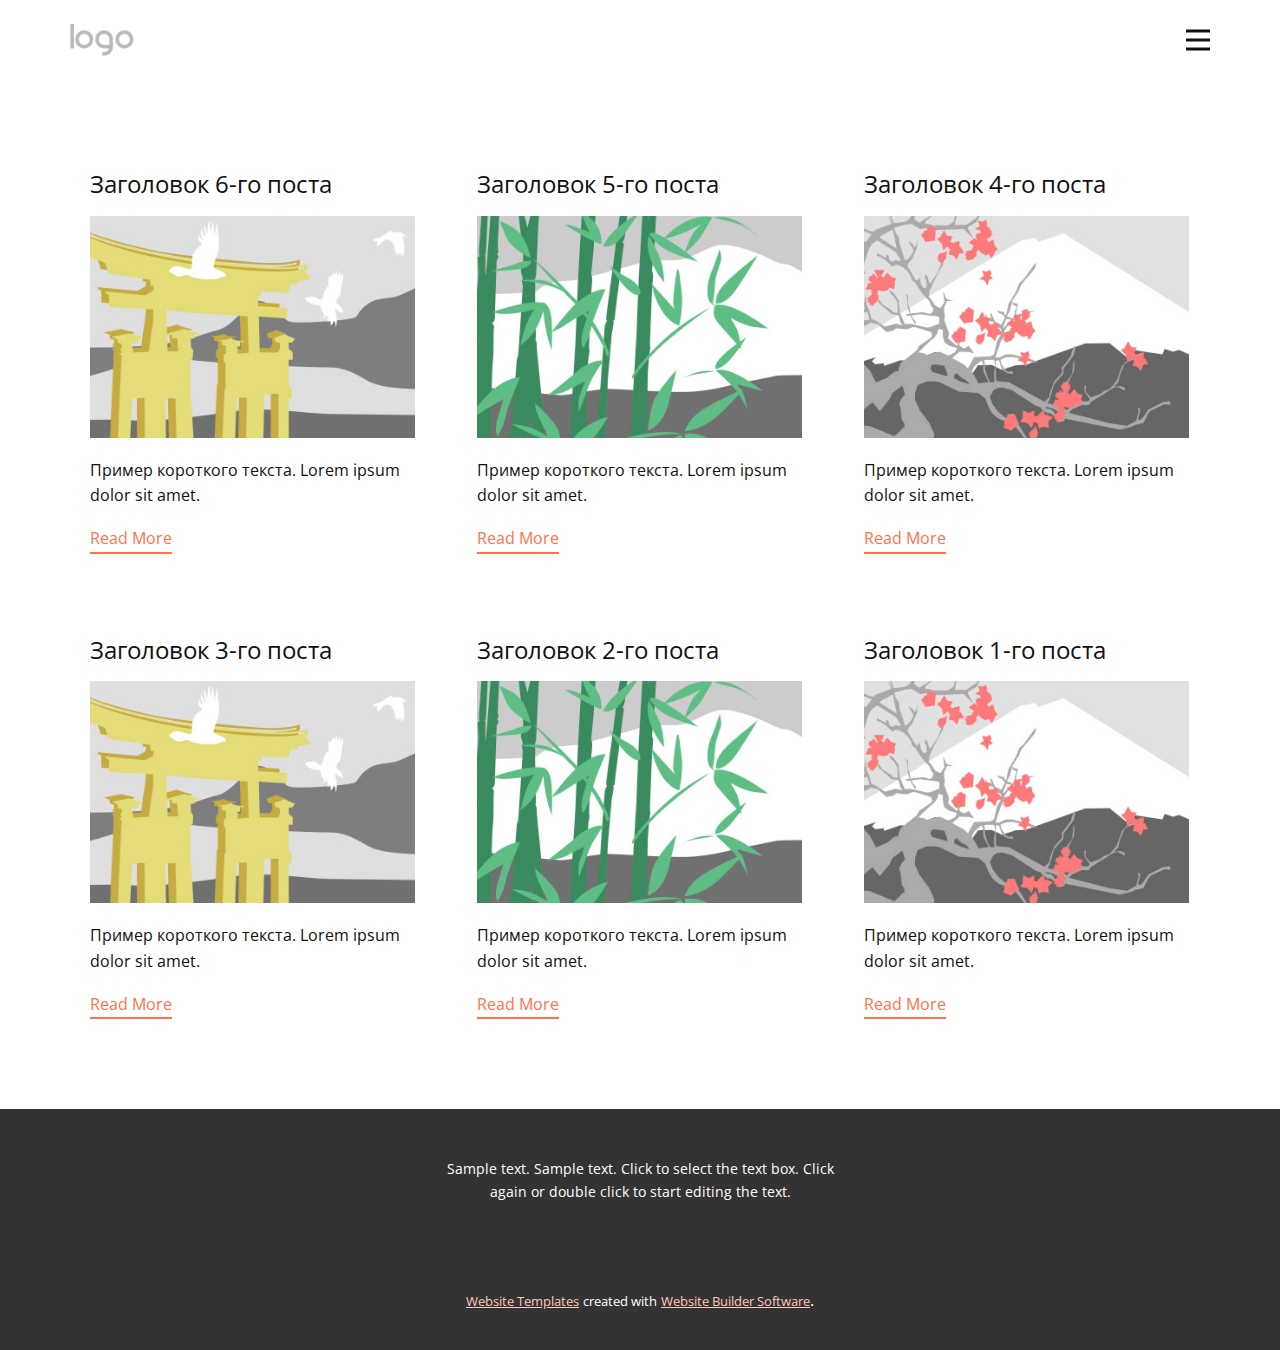
<file: blog/blog.html>
<!DOCTYPE html>
<html style="font-size: 16px;" lang="ru"><head>
    <meta name="viewport" content="width=device-width, initial-scale=1.0">
    <meta charset="utf-8">
    <meta name="keywords" content="">
    <meta name="description" content="">
    <title>Блог</title>
    <link rel="stylesheet" href="../nicepage.css" media="screen">
<link rel="stylesheet" href="../Blog-Template.css" media="screen">
    <script class="u-script" type="text/javascript" src="../jquery-1.9.1.min.js" defer=""></script>
    <script class="u-script" type="text/javascript" src="../nicepage.js" defer=""></script>
    <meta name="generator" content="Nicepage 6.1.8, nicepage.com">
    <link id="u-theme-google-font" rel="stylesheet" href="https://fonts.googleapis.com/css?family=Open+Sans:300,300i,400,400i,500,500i,600,600i,700,700i,800,800i">
    
    
    
    <script type="application/ld+json">{
		"@context": "http://schema.org",
		"@type": "Organization",
		"name": "",
		"logo": "images/default-logo.png"
}</script>
    <meta name="theme-color" content="#ff724a">
  <meta data-intl-tel-input-cdn-path="intlTelInput/"></head>
  <body data-path-to-root="./" data-include-products="false" class="u-body u-xl-mode" data-lang="ru"><header class="u-clearfix u-header u-header" id="sec-6b2a"><div class="u-clearfix u-sheet u-valign-middle u-sheet-1">
        <a href="#" class="u-image u-logo u-image-1" data-image-width="80" data-image-height="40">
          <img src="../images/default-logo.png" class="u-logo-image u-logo-image-1">
        </a>
        <nav class="u-menu u-menu-hamburger u-offcanvas u-menu-1" data-responsive-from="XL">
          <div class="menu-collapse" style="font-size: 1rem; letter-spacing: 0px; font-weight: 700; text-transform: uppercase;">
            <a class="u-button-style u-custom-active-border-color u-custom-border u-custom-border-color u-custom-borders u-custom-hover-border-color u-custom-left-right-menu-spacing u-custom-padding-bottom u-custom-text-active-color u-custom-text-color u-custom-text-hover-color u-custom-top-bottom-menu-spacing u-nav-link u-text-active-palette-1-base u-text-hover-palette-2-base" href="#">
              <svg class="u-svg-link" viewBox="0 0 24 24"><use xlink:href="#menu-hamburger"></use></svg>
              <svg class="u-svg-content" version="1.1" id="menu-hamburger" viewBox="0 0 16 16" x="0px" y="0px" xmlns:xlink="http://www.w3.org/1999/xlink" xmlns="http://www.w3.org/2000/svg"><g><rect y="1" width="16" height="2"></rect><rect y="7" width="16" height="2"></rect><rect y="13" width="16" height="2"></rect>
</g></svg>
            </a>
          </div>
          <div class="u-custom-menu u-nav-container">
            <ul class="u-nav u-spacing-30 u-unstyled u-nav-1"><li class="u-nav-item"><a class="u-border-2 u-border-active-grey-90 u-border-hover-grey-50 u-border-no-left u-border-no-right u-border-no-top u-button-style u-nav-link u-text-active-grey-90 u-text-grey-90 u-text-hover-grey-90" href="#" style="padding: 10px 0px;">home</a>
</li></ul>
          </div>
          <div class="u-custom-menu u-nav-container-collapse">
            <div class="u-black u-container-style u-inner-container-layout u-opacity u-opacity-95 u-sidenav">
              <div class="u-inner-container-layout u-sidenav-overflow">
                <div class="u-menu-close"></div>
                <ul class="u-align-center u-nav u-popupmenu-items u-unstyled u-nav-2"><li class="u-nav-item"><a class="u-button-style u-nav-link" href="#">home</a>
</li></ul>
              </div>
            </div>
            <div class="u-black u-menu-overlay u-opacity u-opacity-70"></div>
          </div>
        </nav>
      </div></header>
    <section class="u-clearfix u-section-1" id="sec-6a68">
      <div class="u-clearfix u-sheet u-valign-middle u-sheet-1"><!--blog--><!--blog_options_json--><!--{"type":"Recent","source":"","tags":"","count":""}--><!--/blog_options_json-->
        <div class="u-blog u-expanded-width u-repeater u-repeater-1"><!--blog_post-->
          <div class="u-blog-post u-container-style u-repeater-item u-white u-repeater-item-1">
            <div class="u-container-layout u-similar-container u-valign-top u-container-layout-1"><!--blog_post_header-->
              <h4 class="u-blog-control u-text u-text-1">
                <a class="u-post-header-link" href="../blog/пост-5.html">Заголовок 6-го поста</a>
              </h4><!--/blog_post_header--><!--blog_post_image-->
              <a class="u-post-header-link" href="../blog/пост-5.html"><img alt="" class="u-blog-control u-expanded-width u-image u-image-default u-image-1" src="../images/8ad73f3c.jpeg"></a><!--/blog_post_image--><!--blog_post_content-->
              <div class="u-blog-control u-post-content u-text u-text-2 fr-view">Пример короткого текста. Lorem ipsum dolor sit amet.</div><!--/blog_post_content--><!--blog_post_readmore-->
              <a href="../blog/пост-5.html" class="u-blog-control u-border-2 u-border-palette-1-base u-btn u-btn-rectangle u-button-style u-none u-btn-1"><!--blog_post_readmore_content--><!--options_json--><!--{"content":"Read More","defaultValue":"Читать дальше"}--><!--/options_json-->Read More<!--/blog_post_readmore_content--></a><!--/blog_post_readmore-->
            </div>
          </div><div class="u-blog-post u-container-style u-repeater-item u-video-cover u-white">
            <div class="u-container-layout u-similar-container u-valign-top u-container-layout-2"><!--blog_post_header-->
              <h4 class="u-blog-control u-text u-text-3">
                <a class="u-post-header-link" href="../blog/пост-4.html">Заголовок 5-го поста</a>
              </h4><!--/blog_post_header--><!--blog_post_image-->
              <a class="u-post-header-link" href="../blog/пост-4.html"><img alt="" class="u-blog-control u-expanded-width u-image u-image-default u-image-2" src="../images/68f64b9d.jpeg"></a><!--/blog_post_image--><!--blog_post_content-->
              <div class="u-blog-control u-post-content u-text u-text-4 fr-view">Пример короткого текста. Lorem ipsum dolor sit amet.</div><!--/blog_post_content--><!--blog_post_readmore-->
              <a href="../blog/пост-4.html" class="u-blog-control u-border-2 u-border-palette-1-base u-btn u-btn-rectangle u-button-style u-none u-btn-2"><!--blog_post_readmore_content--><!--options_json--><!--{"content":"Read More","defaultValue":"Читать дальше"}--><!--/options_json-->Read More<!--/blog_post_readmore_content--></a><!--/blog_post_readmore-->
            </div>
          </div><div class="u-blog-post u-container-style u-repeater-item u-video-cover u-white">
            <div class="u-container-layout u-similar-container u-valign-top u-container-layout-3"><!--blog_post_header-->
              <h4 class="u-blog-control u-text u-text-5">
                <a class="u-post-header-link" href="../blog/пост-3.html">Заголовок 4-го поста</a>
              </h4><!--/blog_post_header--><!--blog_post_image-->
              <a class="u-post-header-link" href="../blog/пост-3.html"><img alt="" class="u-blog-control u-expanded-width u-image u-image-default u-image-3" src="../images/0fd3416c.jpeg"></a><!--/blog_post_image--><!--blog_post_content-->
              <div class="u-blog-control u-post-content u-text u-text-6 fr-view">Пример короткого текста. Lorem ipsum dolor sit amet.</div><!--/blog_post_content--><!--blog_post_readmore-->
              <a href="../blog/пост-3.html" class="u-blog-control u-border-2 u-border-palette-1-base u-btn u-btn-rectangle u-button-style u-none u-btn-3"><!--blog_post_readmore_content--><!--options_json--><!--{"content":"Read More","defaultValue":"Читать дальше"}--><!--/options_json-->Read More<!--/blog_post_readmore_content--></a><!--/blog_post_readmore-->
            </div>
          </div><div class="u-blog-post u-container-style u-repeater-item u-white u-repeater-item-1">
            <div class="u-container-layout u-similar-container u-valign-top u-container-layout-1"><!--blog_post_header-->
              <h4 class="u-blog-control u-text u-text-1">
                <a class="u-post-header-link" href="../blog/пост-2.html">Заголовок 3-го поста</a>
              </h4><!--/blog_post_header--><!--blog_post_image-->
              <a class="u-post-header-link" href="../blog/пост-2.html"><img alt="" class="u-blog-control u-expanded-width u-image u-image-default u-image-1" src="../images/8ad73f3c.jpeg"></a><!--/blog_post_image--><!--blog_post_content-->
              <div class="u-blog-control u-post-content u-text u-text-2 fr-view">Пример короткого текста. Lorem ipsum dolor sit amet.</div><!--/blog_post_content--><!--blog_post_readmore-->
              <a href="../blog/пост-2.html" class="u-blog-control u-border-2 u-border-palette-1-base u-btn u-btn-rectangle u-button-style u-none u-btn-1"><!--blog_post_readmore_content--><!--options_json--><!--{"content":"Read More","defaultValue":"Читать дальше"}--><!--/options_json-->Read More<!--/blog_post_readmore_content--></a><!--/blog_post_readmore-->
            </div>
          </div><div class="u-blog-post u-container-style u-repeater-item u-video-cover u-white">
            <div class="u-container-layout u-similar-container u-valign-top u-container-layout-2"><!--blog_post_header-->
              <h4 class="u-blog-control u-text u-text-3">
                <a class="u-post-header-link" href="../blog/пост-1.html">Заголовок 2-го поста</a>
              </h4><!--/blog_post_header--><!--blog_post_image-->
              <a class="u-post-header-link" href="../blog/пост-1.html"><img alt="" class="u-blog-control u-expanded-width u-image u-image-default u-image-2" src="../images/68f64b9d.jpeg"></a><!--/blog_post_image--><!--blog_post_content-->
              <div class="u-blog-control u-post-content u-text u-text-4 fr-view">Пример короткого текста. Lorem ipsum dolor sit amet.</div><!--/blog_post_content--><!--blog_post_readmore-->
              <a href="../blog/пост-1.html" class="u-blog-control u-border-2 u-border-palette-1-base u-btn u-btn-rectangle u-button-style u-none u-btn-2"><!--blog_post_readmore_content--><!--options_json--><!--{"content":"Read More","defaultValue":"Читать дальше"}--><!--/options_json-->Read More<!--/blog_post_readmore_content--></a><!--/blog_post_readmore-->
            </div>
          </div><div class="u-blog-post u-container-style u-repeater-item u-video-cover u-white">
            <div class="u-container-layout u-similar-container u-valign-top u-container-layout-3"><!--blog_post_header-->
              <h4 class="u-blog-control u-text u-text-5">
                <a class="u-post-header-link" href="../blog/пост.html">Заголовок 1-го поста</a>
              </h4><!--/blog_post_header--><!--blog_post_image-->
              <a class="u-post-header-link" href="../blog/пост.html"><img alt="" class="u-blog-control u-expanded-width u-image u-image-default u-image-3" src="../images/0fd3416c.jpeg"></a><!--/blog_post_image--><!--blog_post_content-->
              <div class="u-blog-control u-post-content u-text u-text-6 fr-view">Пример короткого текста. Lorem ipsum dolor sit amet.</div><!--/blog_post_content--><!--blog_post_readmore-->
              <a href="../blog/пост.html" class="u-blog-control u-border-2 u-border-palette-1-base u-btn u-btn-rectangle u-button-style u-none u-btn-3"><!--blog_post_readmore_content--><!--options_json--><!--{"content":"Read More","defaultValue":"Читать дальше"}--><!--/options_json-->Read More<!--/blog_post_readmore_content--></a><!--/blog_post_readmore-->
            </div>
          </div><!--/blog_post--><!--blog_post-->
          <!--/blog_post--><!--blog_post-->
          <!--/blog_post-->
        </div><!--/blog-->
      </div>
    </section>
    
    
    
    <footer class="u-align-center u-clearfix u-footer u-grey-80 u-footer" id="sec-b583"><div class="u-clearfix u-sheet u-sheet-1">
        <p class="u-small-text u-text u-text-variant u-text-1">Sample text. Sample text. Click to select the text box. Click again or double click to start editing the text.</p>
      </div></footer>
    <section class="u-backlink u-clearfix u-grey-80">
      <a class="u-link" href="https://nicepage.com/website-templates" target="_blank">
        <span>Website Templates</span>
      </a>
      <p class="u-text">
        <span>created with</span>
      </p>
      <a class="u-link" href="" target="_blank">
        <span>Website Builder Software</span>
      </a>. 
    </section>
  
</body></html>
</file>
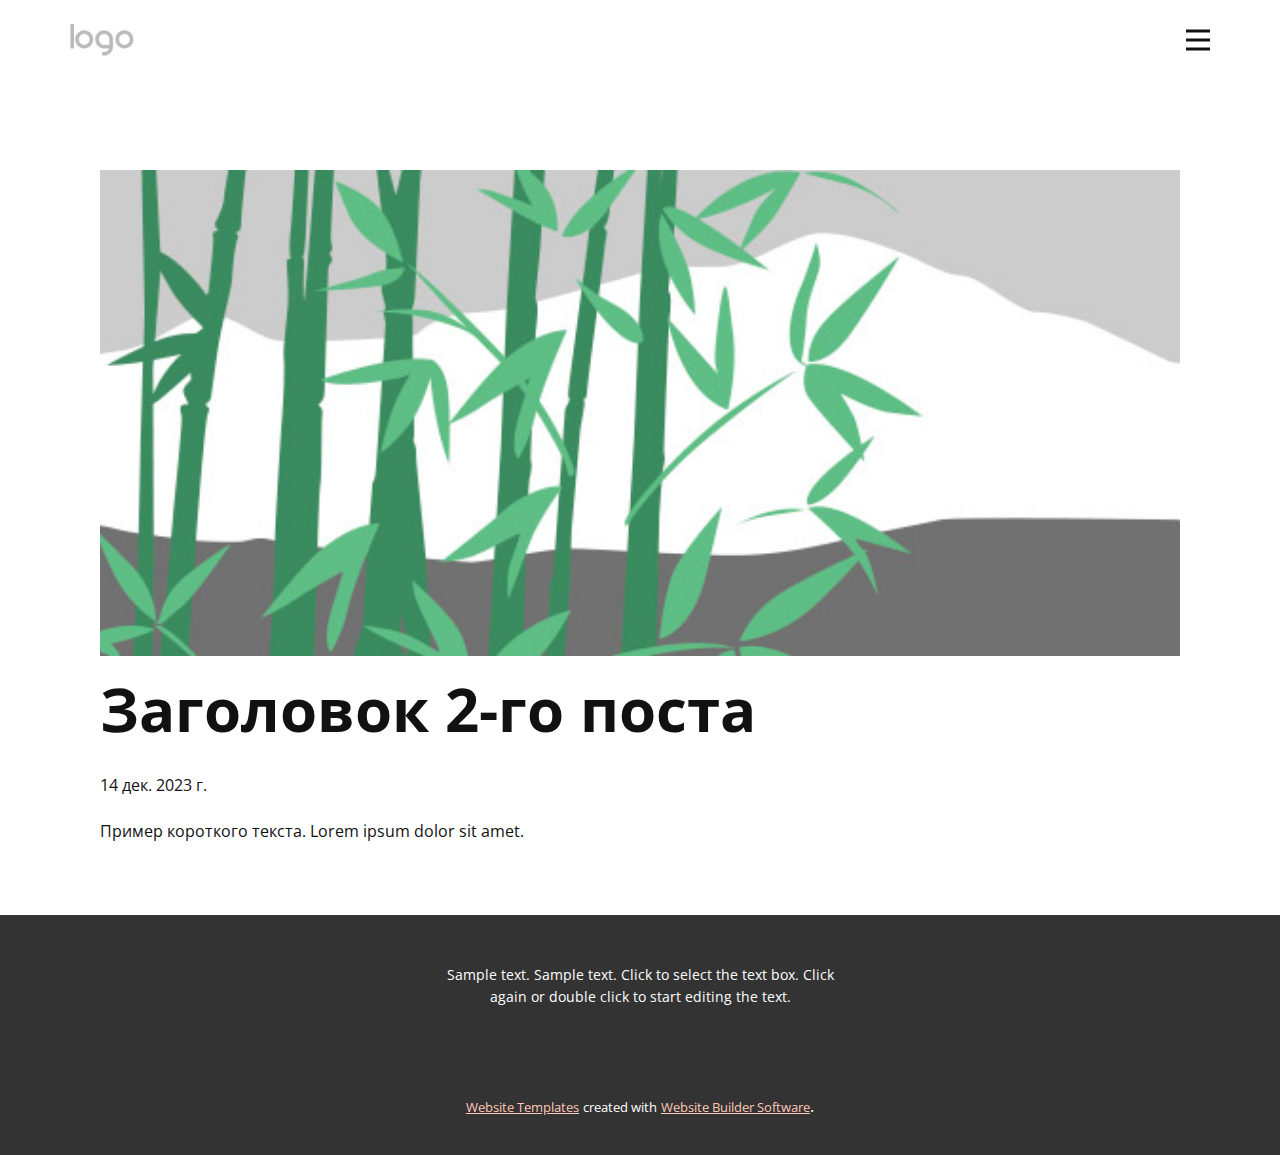
<file: blog/пост-1.html>
<!DOCTYPE html>
<html style="font-size: 16px;" lang="ru"><head>
    <meta name="viewport" content="width=device-width, initial-scale=1.0">
    <meta charset="utf-8">
    <meta name="keywords" content="Заголовок 1-го поста">
    <meta name="description" content="">
    <title>Заголовок 2-го поста</title>
    <link rel="stylesheet" href="../nicepage.css" media="screen">
<link rel="stylesheet" href="../Post-Template.css" media="screen">
    <script class="u-script" type="text/javascript" src="../jquery-1.9.1.min.js" defer=""></script>
    <script class="u-script" type="text/javascript" src="../nicepage.js" defer=""></script>
    <meta name="generator" content="Nicepage 6.1.8, nicepage.com">
    <link id="u-theme-google-font" rel="stylesheet" href="https://fonts.googleapis.com/css?family=Open+Sans:300,300i,400,400i,500,500i,600,600i,700,700i,800,800i">
    
    
    
    <script type="application/ld+json">{
		"@context": "http://schema.org",
		"@type": "Organization",
		"name": "",
		"logo": "images/default-logo.png"
}</script>
    <meta name="theme-color" content="#ff724a">
  <meta data-intl-tel-input-cdn-path="intlTelInput/"></head>
  <body data-path-to-root="./" data-include-products="false" class="u-body u-xl-mode" data-lang="ru"><header class="u-clearfix u-header u-header" id="sec-6b2a"><div class="u-clearfix u-sheet u-valign-middle u-sheet-1">
        <a href="#" class="u-image u-logo u-image-1" data-image-width="80" data-image-height="40">
          <img src="../images/default-logo.png" class="u-logo-image u-logo-image-1">
        </a>
        <nav class="u-menu u-menu-hamburger u-offcanvas u-menu-1" data-responsive-from="XL">
          <div class="menu-collapse" style="font-size: 1rem; letter-spacing: 0px; font-weight: 700; text-transform: uppercase;">
            <a class="u-button-style u-custom-active-border-color u-custom-border u-custom-border-color u-custom-borders u-custom-hover-border-color u-custom-left-right-menu-spacing u-custom-padding-bottom u-custom-text-active-color u-custom-text-color u-custom-text-hover-color u-custom-top-bottom-menu-spacing u-nav-link u-text-active-palette-1-base u-text-hover-palette-2-base" href="#">
              <svg class="u-svg-link" viewBox="0 0 24 24"><use xlink:href="#menu-hamburger"></use></svg>
              <svg class="u-svg-content" version="1.1" id="menu-hamburger" viewBox="0 0 16 16" x="0px" y="0px" xmlns:xlink="http://www.w3.org/1999/xlink" xmlns="http://www.w3.org/2000/svg"><g><rect y="1" width="16" height="2"></rect><rect y="7" width="16" height="2"></rect><rect y="13" width="16" height="2"></rect>
</g></svg>
            </a>
          </div>
          <div class="u-custom-menu u-nav-container">
            <ul class="u-nav u-spacing-30 u-unstyled u-nav-1"><li class="u-nav-item"><a class="u-border-2 u-border-active-grey-90 u-border-hover-grey-50 u-border-no-left u-border-no-right u-border-no-top u-button-style u-nav-link u-text-active-grey-90 u-text-grey-90 u-text-hover-grey-90" href="#" style="padding: 10px 0px;">home</a>
</li></ul>
          </div>
          <div class="u-custom-menu u-nav-container-collapse">
            <div class="u-black u-container-style u-inner-container-layout u-opacity u-opacity-95 u-sidenav">
              <div class="u-inner-container-layout u-sidenav-overflow">
                <div class="u-menu-close"></div>
                <ul class="u-align-center u-nav u-popupmenu-items u-unstyled u-nav-2"><li class="u-nav-item"><a class="u-button-style u-nav-link" href="#">home</a>
</li></ul>
              </div>
            </div>
            <div class="u-black u-menu-overlay u-opacity u-opacity-70"></div>
          </div>
        </nav>
      </div></header>
    <section class="u-align-center u-clearfix u-section-1" id="sec-acc4">
      <div class="u-clearfix u-sheet u-valign-middle-md u-valign-middle-sm u-valign-middle-xs u-sheet-1"><!--post_details--><!--post_details_options_json--><!--{"source":""}--><!--/post_details_options_json--><!--blog_post-->
        <div class="u-container-style u-expanded-width u-post-details u-post-details-1">
          <div class="u-container-layout u-valign-middle u-container-layout-1"><!--blog_post_image-->
            <img alt="" class="u-blog-control u-expanded-width u-image u-image-default u-image-1" src="../images/68f64b9d.jpeg"><!--/blog_post_image--><!--blog_post_header-->
            <h2 class="u-blog-control u-text u-text-1">Заголовок 2-го поста</h2><!--/blog_post_header--><!--blog_post_metadata-->
            <div class="u-blog-control u-metadata u-metadata-1"><!--blog_post_metadata_date-->
              <span class="u-meta-date u-meta-icon">14 дек. 2023 г.</span><!--/blog_post_metadata_date--><!--blog_post_metadata_category-->
              <!--/blog_post_metadata_category--><!--blog_post_metadata_comments-->
              <!--/blog_post_metadata_comments-->
            </div><!--/blog_post_metadata--><!--blog_post_content-->
            <div class="u-align-justify u-blog-control u-post-content u-text u-text-2 fr-view">
  Пример короткого текста. Lorem ipsum dolor sit amet.
  </div><!--/blog_post_content-->
          </div>
        </div><!--/blog_post--><!--/post_details-->
      </div>
    </section>
    
    
    
    <footer class="u-align-center u-clearfix u-footer u-grey-80 u-footer" id="sec-b583"><div class="u-clearfix u-sheet u-sheet-1">
        <p class="u-small-text u-text u-text-variant u-text-1">Sample text. Sample text. Click to select the text box. Click again or double click to start editing the text.</p>
      </div></footer>
    <section class="u-backlink u-clearfix u-grey-80">
      <a class="u-link" href="https://nicepage.com/website-templates" target="_blank">
        <span>Website Templates</span>
      </a>
      <p class="u-text">
        <span>created with</span>
      </p>
      <a class="u-link" href="" target="_blank">
        <span>Website Builder Software</span>
      </a>. 
    </section>
  
</body></html>
</file>
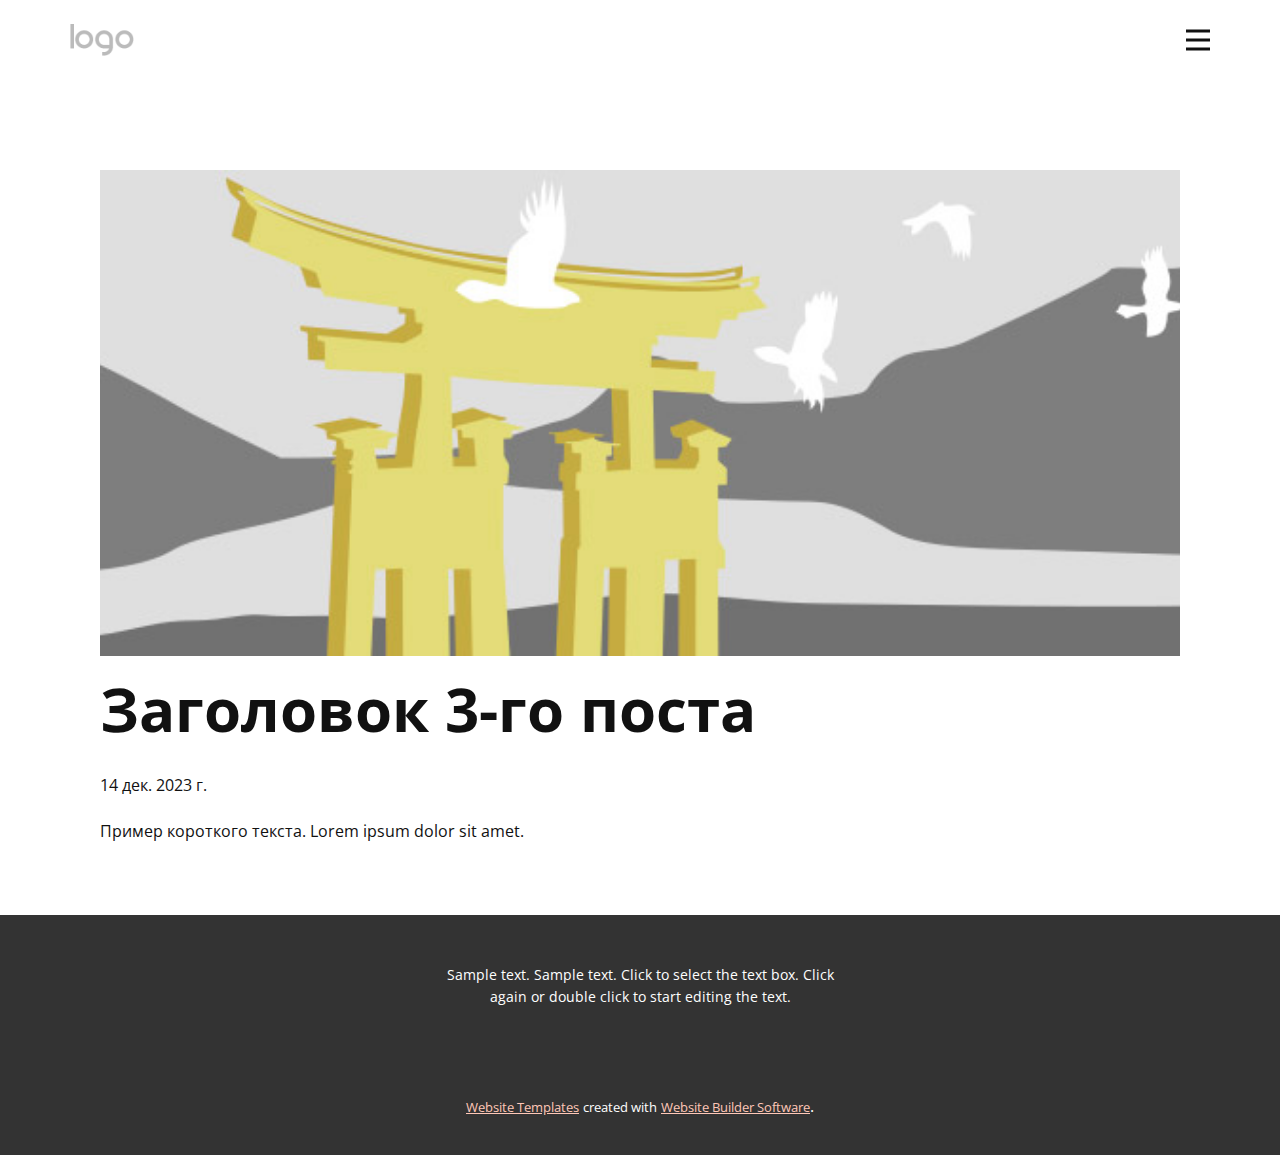
<file: blog/пост-2.html>
<!DOCTYPE html>
<html style="font-size: 16px;" lang="ru"><head>
    <meta name="viewport" content="width=device-width, initial-scale=1.0">
    <meta charset="utf-8">
    <meta name="keywords" content="Заголовок 1-го поста">
    <meta name="description" content="">
    <title>Заголовок 3-го поста</title>
    <link rel="stylesheet" href="../nicepage.css" media="screen">
<link rel="stylesheet" href="../Post-Template.css" media="screen">
    <script class="u-script" type="text/javascript" src="../jquery-1.9.1.min.js" defer=""></script>
    <script class="u-script" type="text/javascript" src="../nicepage.js" defer=""></script>
    <meta name="generator" content="Nicepage 6.1.8, nicepage.com">
    <link id="u-theme-google-font" rel="stylesheet" href="https://fonts.googleapis.com/css?family=Open+Sans:300,300i,400,400i,500,500i,600,600i,700,700i,800,800i">
    
    
    
    <script type="application/ld+json">{
		"@context": "http://schema.org",
		"@type": "Organization",
		"name": "",
		"logo": "images/default-logo.png"
}</script>
    <meta name="theme-color" content="#ff724a">
  <meta data-intl-tel-input-cdn-path="intlTelInput/"></head>
  <body data-path-to-root="./" data-include-products="false" class="u-body u-xl-mode" data-lang="ru"><header class="u-clearfix u-header u-header" id="sec-6b2a"><div class="u-clearfix u-sheet u-valign-middle u-sheet-1">
        <a href="#" class="u-image u-logo u-image-1" data-image-width="80" data-image-height="40">
          <img src="../images/default-logo.png" class="u-logo-image u-logo-image-1">
        </a>
        <nav class="u-menu u-menu-hamburger u-offcanvas u-menu-1" data-responsive-from="XL">
          <div class="menu-collapse" style="font-size: 1rem; letter-spacing: 0px; font-weight: 700; text-transform: uppercase;">
            <a class="u-button-style u-custom-active-border-color u-custom-border u-custom-border-color u-custom-borders u-custom-hover-border-color u-custom-left-right-menu-spacing u-custom-padding-bottom u-custom-text-active-color u-custom-text-color u-custom-text-hover-color u-custom-top-bottom-menu-spacing u-nav-link u-text-active-palette-1-base u-text-hover-palette-2-base" href="#">
              <svg class="u-svg-link" viewBox="0 0 24 24"><use xlink:href="#menu-hamburger"></use></svg>
              <svg class="u-svg-content" version="1.1" id="menu-hamburger" viewBox="0 0 16 16" x="0px" y="0px" xmlns:xlink="http://www.w3.org/1999/xlink" xmlns="http://www.w3.org/2000/svg"><g><rect y="1" width="16" height="2"></rect><rect y="7" width="16" height="2"></rect><rect y="13" width="16" height="2"></rect>
</g></svg>
            </a>
          </div>
          <div class="u-custom-menu u-nav-container">
            <ul class="u-nav u-spacing-30 u-unstyled u-nav-1"><li class="u-nav-item"><a class="u-border-2 u-border-active-grey-90 u-border-hover-grey-50 u-border-no-left u-border-no-right u-border-no-top u-button-style u-nav-link u-text-active-grey-90 u-text-grey-90 u-text-hover-grey-90" href="#" style="padding: 10px 0px;">home</a>
</li></ul>
          </div>
          <div class="u-custom-menu u-nav-container-collapse">
            <div class="u-black u-container-style u-inner-container-layout u-opacity u-opacity-95 u-sidenav">
              <div class="u-inner-container-layout u-sidenav-overflow">
                <div class="u-menu-close"></div>
                <ul class="u-align-center u-nav u-popupmenu-items u-unstyled u-nav-2"><li class="u-nav-item"><a class="u-button-style u-nav-link" href="#">home</a>
</li></ul>
              </div>
            </div>
            <div class="u-black u-menu-overlay u-opacity u-opacity-70"></div>
          </div>
        </nav>
      </div></header>
    <section class="u-align-center u-clearfix u-section-1" id="sec-acc4">
      <div class="u-clearfix u-sheet u-valign-middle-md u-valign-middle-sm u-valign-middle-xs u-sheet-1"><!--post_details--><!--post_details_options_json--><!--{"source":""}--><!--/post_details_options_json--><!--blog_post-->
        <div class="u-container-style u-expanded-width u-post-details u-post-details-1">
          <div class="u-container-layout u-valign-middle u-container-layout-1"><!--blog_post_image-->
            <img alt="" class="u-blog-control u-expanded-width u-image u-image-default u-image-1" src="../images/8ad73f3c.jpeg"><!--/blog_post_image--><!--blog_post_header-->
            <h2 class="u-blog-control u-text u-text-1">Заголовок 3-го поста</h2><!--/blog_post_header--><!--blog_post_metadata-->
            <div class="u-blog-control u-metadata u-metadata-1"><!--blog_post_metadata_date-->
              <span class="u-meta-date u-meta-icon">14 дек. 2023 г.</span><!--/blog_post_metadata_date--><!--blog_post_metadata_category-->
              <!--/blog_post_metadata_category--><!--blog_post_metadata_comments-->
              <!--/blog_post_metadata_comments-->
            </div><!--/blog_post_metadata--><!--blog_post_content-->
            <div class="u-align-justify u-blog-control u-post-content u-text u-text-2 fr-view">
  Пример короткого текста. Lorem ipsum dolor sit amet.
  </div><!--/blog_post_content-->
          </div>
        </div><!--/blog_post--><!--/post_details-->
      </div>
    </section>
    
    
    
    <footer class="u-align-center u-clearfix u-footer u-grey-80 u-footer" id="sec-b583"><div class="u-clearfix u-sheet u-sheet-1">
        <p class="u-small-text u-text u-text-variant u-text-1">Sample text. Sample text. Click to select the text box. Click again or double click to start editing the text.</p>
      </div></footer>
    <section class="u-backlink u-clearfix u-grey-80">
      <a class="u-link" href="https://nicepage.com/website-templates" target="_blank">
        <span>Website Templates</span>
      </a>
      <p class="u-text">
        <span>created with</span>
      </p>
      <a class="u-link" href="" target="_blank">
        <span>Website Builder Software</span>
      </a>. 
    </section>
  
</body></html>
</file>
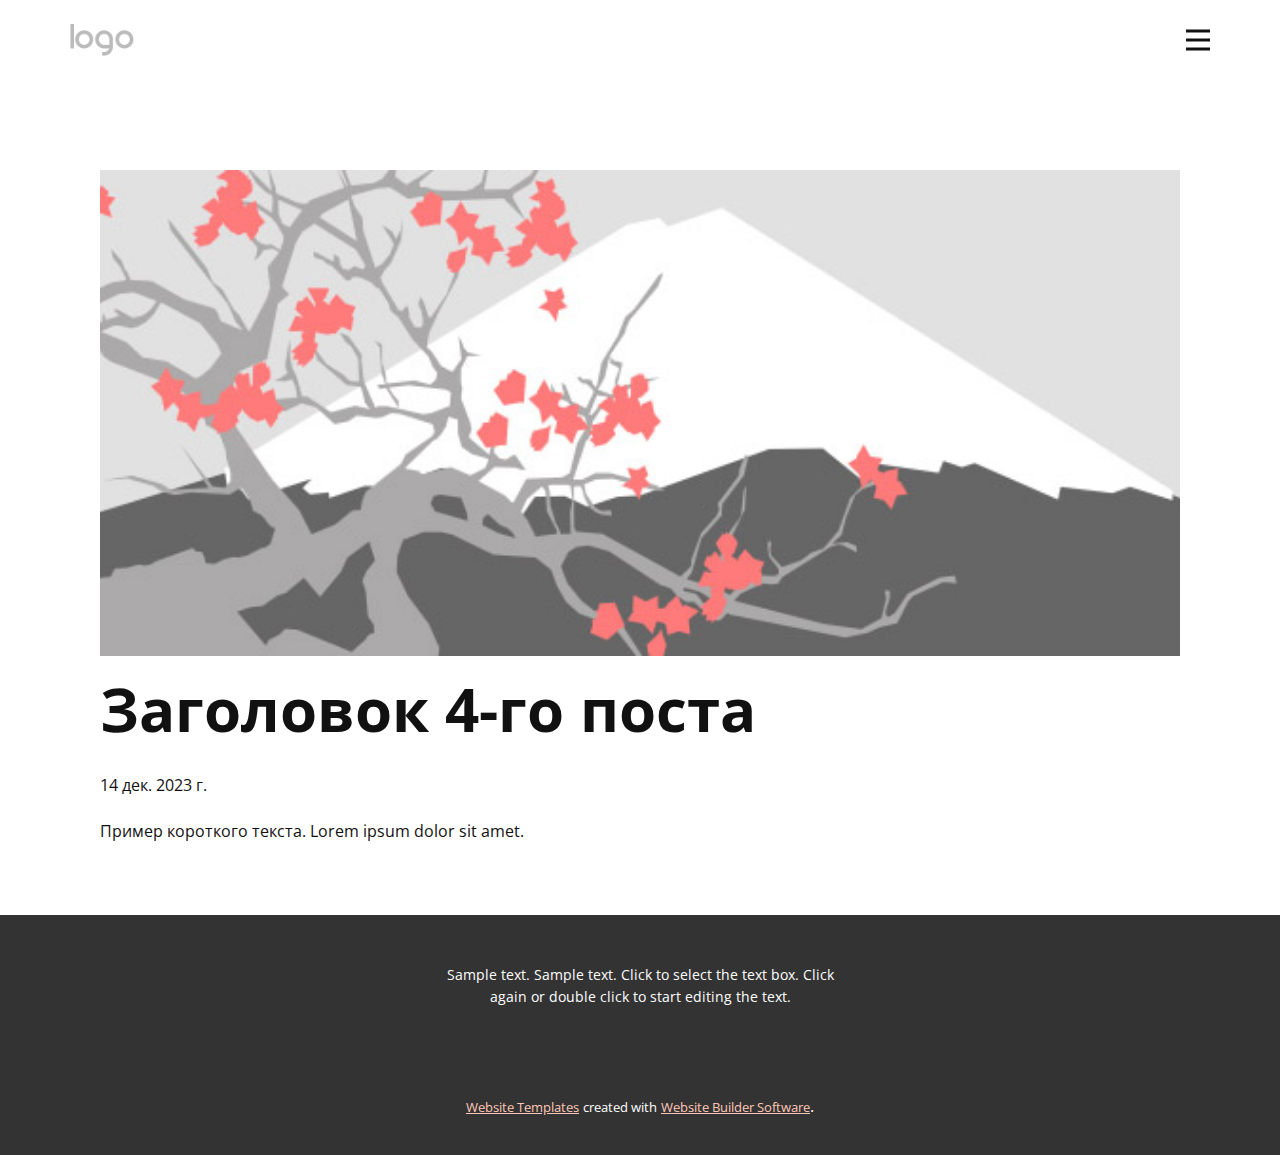
<file: blog/пост-3.html>
<!DOCTYPE html>
<html style="font-size: 16px;" lang="ru"><head>
    <meta name="viewport" content="width=device-width, initial-scale=1.0">
    <meta charset="utf-8">
    <meta name="keywords" content="Заголовок 1-го поста">
    <meta name="description" content="">
    <title>Заголовок 4-го поста</title>
    <link rel="stylesheet" href="../nicepage.css" media="screen">
<link rel="stylesheet" href="../Post-Template.css" media="screen">
    <script class="u-script" type="text/javascript" src="../jquery-1.9.1.min.js" defer=""></script>
    <script class="u-script" type="text/javascript" src="../nicepage.js" defer=""></script>
    <meta name="generator" content="Nicepage 6.1.8, nicepage.com">
    <link id="u-theme-google-font" rel="stylesheet" href="https://fonts.googleapis.com/css?family=Open+Sans:300,300i,400,400i,500,500i,600,600i,700,700i,800,800i">
    
    
    
    <script type="application/ld+json">{
		"@context": "http://schema.org",
		"@type": "Organization",
		"name": "",
		"logo": "images/default-logo.png"
}</script>
    <meta name="theme-color" content="#ff724a">
  <meta data-intl-tel-input-cdn-path="intlTelInput/"></head>
  <body data-path-to-root="./" data-include-products="false" class="u-body u-xl-mode" data-lang="ru"><header class="u-clearfix u-header u-header" id="sec-6b2a"><div class="u-clearfix u-sheet u-valign-middle u-sheet-1">
        <a href="#" class="u-image u-logo u-image-1" data-image-width="80" data-image-height="40">
          <img src="../images/default-logo.png" class="u-logo-image u-logo-image-1">
        </a>
        <nav class="u-menu u-menu-hamburger u-offcanvas u-menu-1" data-responsive-from="XL">
          <div class="menu-collapse" style="font-size: 1rem; letter-spacing: 0px; font-weight: 700; text-transform: uppercase;">
            <a class="u-button-style u-custom-active-border-color u-custom-border u-custom-border-color u-custom-borders u-custom-hover-border-color u-custom-left-right-menu-spacing u-custom-padding-bottom u-custom-text-active-color u-custom-text-color u-custom-text-hover-color u-custom-top-bottom-menu-spacing u-nav-link u-text-active-palette-1-base u-text-hover-palette-2-base" href="#">
              <svg class="u-svg-link" viewBox="0 0 24 24"><use xlink:href="#menu-hamburger"></use></svg>
              <svg class="u-svg-content" version="1.1" id="menu-hamburger" viewBox="0 0 16 16" x="0px" y="0px" xmlns:xlink="http://www.w3.org/1999/xlink" xmlns="http://www.w3.org/2000/svg"><g><rect y="1" width="16" height="2"></rect><rect y="7" width="16" height="2"></rect><rect y="13" width="16" height="2"></rect>
</g></svg>
            </a>
          </div>
          <div class="u-custom-menu u-nav-container">
            <ul class="u-nav u-spacing-30 u-unstyled u-nav-1"><li class="u-nav-item"><a class="u-border-2 u-border-active-grey-90 u-border-hover-grey-50 u-border-no-left u-border-no-right u-border-no-top u-button-style u-nav-link u-text-active-grey-90 u-text-grey-90 u-text-hover-grey-90" href="#" style="padding: 10px 0px;">home</a>
</li></ul>
          </div>
          <div class="u-custom-menu u-nav-container-collapse">
            <div class="u-black u-container-style u-inner-container-layout u-opacity u-opacity-95 u-sidenav">
              <div class="u-inner-container-layout u-sidenav-overflow">
                <div class="u-menu-close"></div>
                <ul class="u-align-center u-nav u-popupmenu-items u-unstyled u-nav-2"><li class="u-nav-item"><a class="u-button-style u-nav-link" href="#">home</a>
</li></ul>
              </div>
            </div>
            <div class="u-black u-menu-overlay u-opacity u-opacity-70"></div>
          </div>
        </nav>
      </div></header>
    <section class="u-align-center u-clearfix u-section-1" id="sec-acc4">
      <div class="u-clearfix u-sheet u-valign-middle-md u-valign-middle-sm u-valign-middle-xs u-sheet-1"><!--post_details--><!--post_details_options_json--><!--{"source":""}--><!--/post_details_options_json--><!--blog_post-->
        <div class="u-container-style u-expanded-width u-post-details u-post-details-1">
          <div class="u-container-layout u-valign-middle u-container-layout-1"><!--blog_post_image-->
            <img alt="" class="u-blog-control u-expanded-width u-image u-image-default u-image-1" src="../images/0fd3416c.jpeg"><!--/blog_post_image--><!--blog_post_header-->
            <h2 class="u-blog-control u-text u-text-1">Заголовок 4-го поста</h2><!--/blog_post_header--><!--blog_post_metadata-->
            <div class="u-blog-control u-metadata u-metadata-1"><!--blog_post_metadata_date-->
              <span class="u-meta-date u-meta-icon">14 дек. 2023 г.</span><!--/blog_post_metadata_date--><!--blog_post_metadata_category-->
              <!--/blog_post_metadata_category--><!--blog_post_metadata_comments-->
              <!--/blog_post_metadata_comments-->
            </div><!--/blog_post_metadata--><!--blog_post_content-->
            <div class="u-align-justify u-blog-control u-post-content u-text u-text-2 fr-view">
  Пример короткого текста. Lorem ipsum dolor sit amet.
  </div><!--/blog_post_content-->
          </div>
        </div><!--/blog_post--><!--/post_details-->
      </div>
    </section>
    
    
    
    <footer class="u-align-center u-clearfix u-footer u-grey-80 u-footer" id="sec-b583"><div class="u-clearfix u-sheet u-sheet-1">
        <p class="u-small-text u-text u-text-variant u-text-1">Sample text. Sample text. Click to select the text box. Click again or double click to start editing the text.</p>
      </div></footer>
    <section class="u-backlink u-clearfix u-grey-80">
      <a class="u-link" href="https://nicepage.com/website-templates" target="_blank">
        <span>Website Templates</span>
      </a>
      <p class="u-text">
        <span>created with</span>
      </p>
      <a class="u-link" href="" target="_blank">
        <span>Website Builder Software</span>
      </a>. 
    </section>
  
</body></html>
</file>
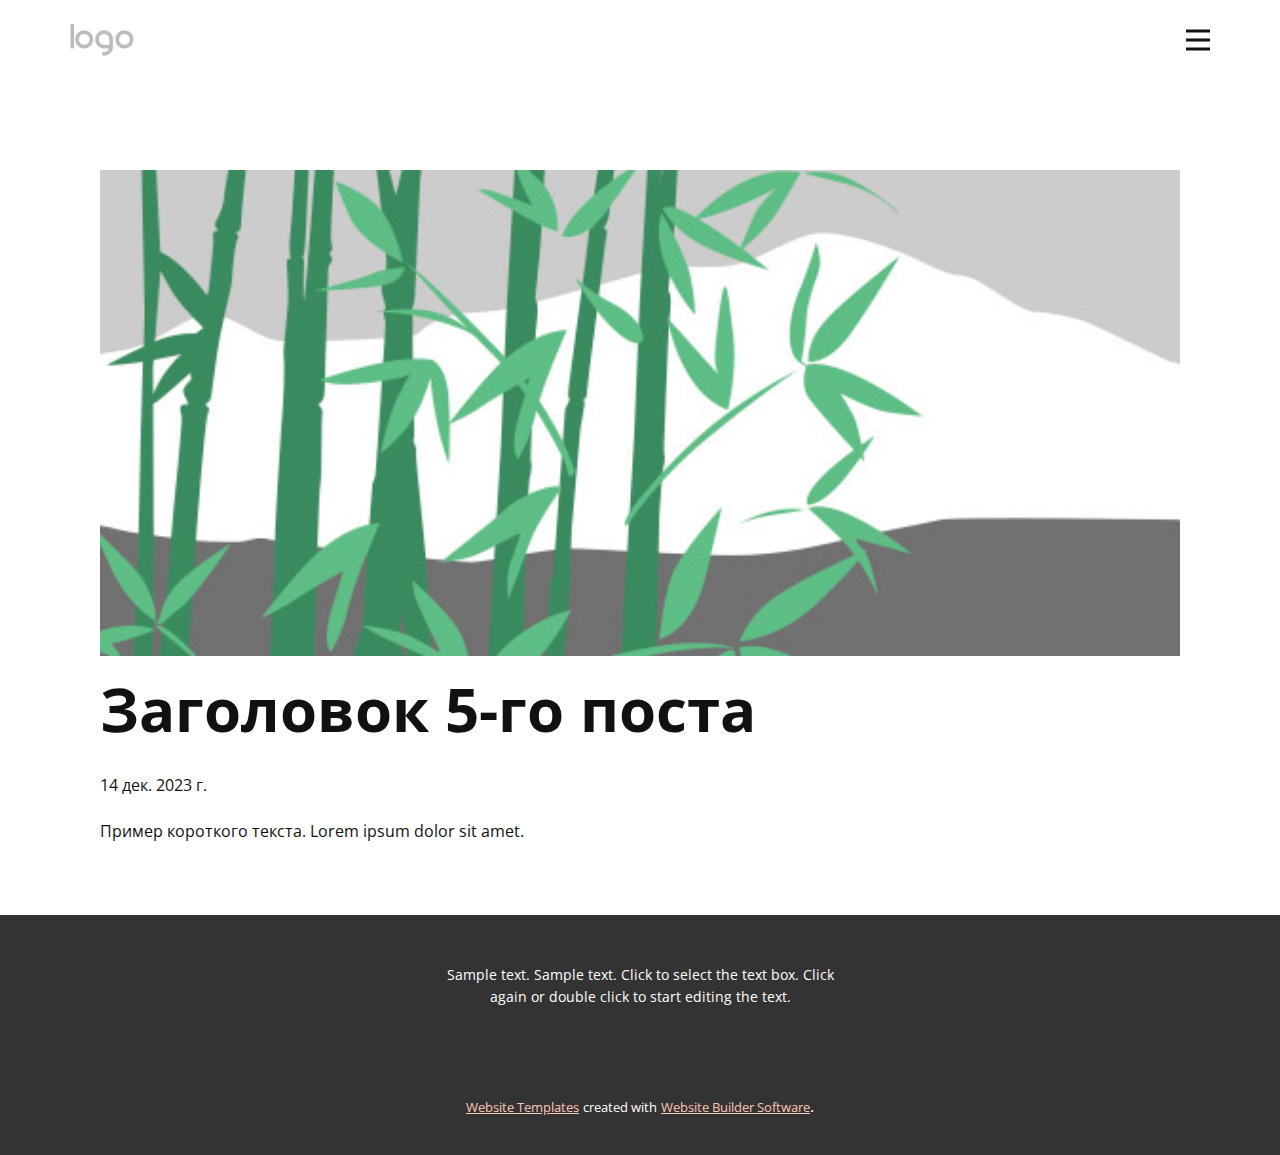
<file: blog/пост-4.html>
<!DOCTYPE html>
<html style="font-size: 16px;" lang="ru"><head>
    <meta name="viewport" content="width=device-width, initial-scale=1.0">
    <meta charset="utf-8">
    <meta name="keywords" content="Заголовок 1-го поста">
    <meta name="description" content="">
    <title>Заголовок 5-го поста</title>
    <link rel="stylesheet" href="../nicepage.css" media="screen">
<link rel="stylesheet" href="../Post-Template.css" media="screen">
    <script class="u-script" type="text/javascript" src="../jquery-1.9.1.min.js" defer=""></script>
    <script class="u-script" type="text/javascript" src="../nicepage.js" defer=""></script>
    <meta name="generator" content="Nicepage 6.1.8, nicepage.com">
    <link id="u-theme-google-font" rel="stylesheet" href="https://fonts.googleapis.com/css?family=Open+Sans:300,300i,400,400i,500,500i,600,600i,700,700i,800,800i">
    
    
    
    <script type="application/ld+json">{
		"@context": "http://schema.org",
		"@type": "Organization",
		"name": "",
		"logo": "images/default-logo.png"
}</script>
    <meta name="theme-color" content="#ff724a">
  <meta data-intl-tel-input-cdn-path="intlTelInput/"></head>
  <body data-path-to-root="./" data-include-products="false" class="u-body u-xl-mode" data-lang="ru"><header class="u-clearfix u-header u-header" id="sec-6b2a"><div class="u-clearfix u-sheet u-valign-middle u-sheet-1">
        <a href="#" class="u-image u-logo u-image-1" data-image-width="80" data-image-height="40">
          <img src="../images/default-logo.png" class="u-logo-image u-logo-image-1">
        </a>
        <nav class="u-menu u-menu-hamburger u-offcanvas u-menu-1" data-responsive-from="XL">
          <div class="menu-collapse" style="font-size: 1rem; letter-spacing: 0px; font-weight: 700; text-transform: uppercase;">
            <a class="u-button-style u-custom-active-border-color u-custom-border u-custom-border-color u-custom-borders u-custom-hover-border-color u-custom-left-right-menu-spacing u-custom-padding-bottom u-custom-text-active-color u-custom-text-color u-custom-text-hover-color u-custom-top-bottom-menu-spacing u-nav-link u-text-active-palette-1-base u-text-hover-palette-2-base" href="#">
              <svg class="u-svg-link" viewBox="0 0 24 24"><use xlink:href="#menu-hamburger"></use></svg>
              <svg class="u-svg-content" version="1.1" id="menu-hamburger" viewBox="0 0 16 16" x="0px" y="0px" xmlns:xlink="http://www.w3.org/1999/xlink" xmlns="http://www.w3.org/2000/svg"><g><rect y="1" width="16" height="2"></rect><rect y="7" width="16" height="2"></rect><rect y="13" width="16" height="2"></rect>
</g></svg>
            </a>
          </div>
          <div class="u-custom-menu u-nav-container">
            <ul class="u-nav u-spacing-30 u-unstyled u-nav-1"><li class="u-nav-item"><a class="u-border-2 u-border-active-grey-90 u-border-hover-grey-50 u-border-no-left u-border-no-right u-border-no-top u-button-style u-nav-link u-text-active-grey-90 u-text-grey-90 u-text-hover-grey-90" href="#" style="padding: 10px 0px;">home</a>
</li></ul>
          </div>
          <div class="u-custom-menu u-nav-container-collapse">
            <div class="u-black u-container-style u-inner-container-layout u-opacity u-opacity-95 u-sidenav">
              <div class="u-inner-container-layout u-sidenav-overflow">
                <div class="u-menu-close"></div>
                <ul class="u-align-center u-nav u-popupmenu-items u-unstyled u-nav-2"><li class="u-nav-item"><a class="u-button-style u-nav-link" href="#">home</a>
</li></ul>
              </div>
            </div>
            <div class="u-black u-menu-overlay u-opacity u-opacity-70"></div>
          </div>
        </nav>
      </div></header>
    <section class="u-align-center u-clearfix u-section-1" id="sec-acc4">
      <div class="u-clearfix u-sheet u-valign-middle-md u-valign-middle-sm u-valign-middle-xs u-sheet-1"><!--post_details--><!--post_details_options_json--><!--{"source":""}--><!--/post_details_options_json--><!--blog_post-->
        <div class="u-container-style u-expanded-width u-post-details u-post-details-1">
          <div class="u-container-layout u-valign-middle u-container-layout-1"><!--blog_post_image-->
            <img alt="" class="u-blog-control u-expanded-width u-image u-image-default u-image-1" src="../images/68f64b9d.jpeg"><!--/blog_post_image--><!--blog_post_header-->
            <h2 class="u-blog-control u-text u-text-1">Заголовок 5-го поста</h2><!--/blog_post_header--><!--blog_post_metadata-->
            <div class="u-blog-control u-metadata u-metadata-1"><!--blog_post_metadata_date-->
              <span class="u-meta-date u-meta-icon">14 дек. 2023 г.</span><!--/blog_post_metadata_date--><!--blog_post_metadata_category-->
              <!--/blog_post_metadata_category--><!--blog_post_metadata_comments-->
              <!--/blog_post_metadata_comments-->
            </div><!--/blog_post_metadata--><!--blog_post_content-->
            <div class="u-align-justify u-blog-control u-post-content u-text u-text-2 fr-view">
  Пример короткого текста. Lorem ipsum dolor sit amet.
  </div><!--/blog_post_content-->
          </div>
        </div><!--/blog_post--><!--/post_details-->
      </div>
    </section>
    
    
    
    <footer class="u-align-center u-clearfix u-footer u-grey-80 u-footer" id="sec-b583"><div class="u-clearfix u-sheet u-sheet-1">
        <p class="u-small-text u-text u-text-variant u-text-1">Sample text. Sample text. Click to select the text box. Click again or double click to start editing the text.</p>
      </div></footer>
    <section class="u-backlink u-clearfix u-grey-80">
      <a class="u-link" href="https://nicepage.com/website-templates" target="_blank">
        <span>Website Templates</span>
      </a>
      <p class="u-text">
        <span>created with</span>
      </p>
      <a class="u-link" href="" target="_blank">
        <span>Website Builder Software</span>
      </a>. 
    </section>
  
</body></html>
</file>
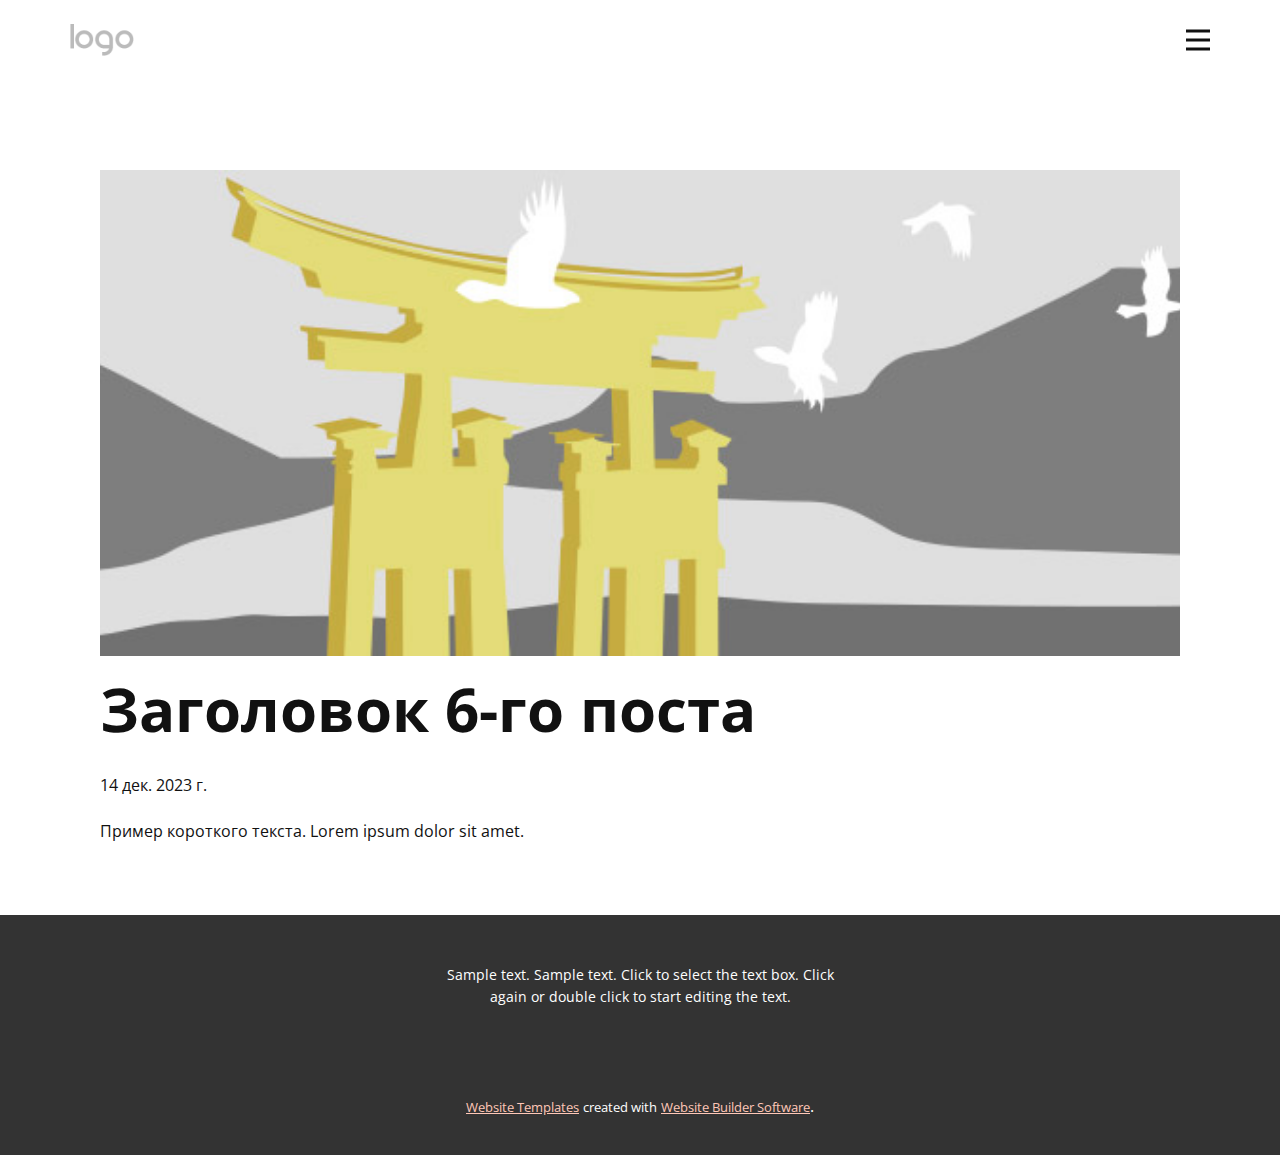
<file: blog/пост-5.html>
<!DOCTYPE html>
<html style="font-size: 16px;" lang="ru"><head>
    <meta name="viewport" content="width=device-width, initial-scale=1.0">
    <meta charset="utf-8">
    <meta name="keywords" content="Заголовок 1-го поста">
    <meta name="description" content="">
    <title>Заголовок 6-го поста</title>
    <link rel="stylesheet" href="../nicepage.css" media="screen">
<link rel="stylesheet" href="../Post-Template.css" media="screen">
    <script class="u-script" type="text/javascript" src="../jquery-1.9.1.min.js" defer=""></script>
    <script class="u-script" type="text/javascript" src="../nicepage.js" defer=""></script>
    <meta name="generator" content="Nicepage 6.1.8, nicepage.com">
    <link id="u-theme-google-font" rel="stylesheet" href="https://fonts.googleapis.com/css?family=Open+Sans:300,300i,400,400i,500,500i,600,600i,700,700i,800,800i">
    
    
    
    <script type="application/ld+json">{
		"@context": "http://schema.org",
		"@type": "Organization",
		"name": "",
		"logo": "images/default-logo.png"
}</script>
    <meta name="theme-color" content="#ff724a">
  <meta data-intl-tel-input-cdn-path="intlTelInput/"></head>
  <body data-path-to-root="./" data-include-products="false" class="u-body u-xl-mode" data-lang="ru"><header class="u-clearfix u-header u-header" id="sec-6b2a"><div class="u-clearfix u-sheet u-valign-middle u-sheet-1">
        <a href="#" class="u-image u-logo u-image-1" data-image-width="80" data-image-height="40">
          <img src="../images/default-logo.png" class="u-logo-image u-logo-image-1">
        </a>
        <nav class="u-menu u-menu-hamburger u-offcanvas u-menu-1" data-responsive-from="XL">
          <div class="menu-collapse" style="font-size: 1rem; letter-spacing: 0px; font-weight: 700; text-transform: uppercase;">
            <a class="u-button-style u-custom-active-border-color u-custom-border u-custom-border-color u-custom-borders u-custom-hover-border-color u-custom-left-right-menu-spacing u-custom-padding-bottom u-custom-text-active-color u-custom-text-color u-custom-text-hover-color u-custom-top-bottom-menu-spacing u-nav-link u-text-active-palette-1-base u-text-hover-palette-2-base" href="#">
              <svg class="u-svg-link" viewBox="0 0 24 24"><use xlink:href="#menu-hamburger"></use></svg>
              <svg class="u-svg-content" version="1.1" id="menu-hamburger" viewBox="0 0 16 16" x="0px" y="0px" xmlns:xlink="http://www.w3.org/1999/xlink" xmlns="http://www.w3.org/2000/svg"><g><rect y="1" width="16" height="2"></rect><rect y="7" width="16" height="2"></rect><rect y="13" width="16" height="2"></rect>
</g></svg>
            </a>
          </div>
          <div class="u-custom-menu u-nav-container">
            <ul class="u-nav u-spacing-30 u-unstyled u-nav-1"><li class="u-nav-item"><a class="u-border-2 u-border-active-grey-90 u-border-hover-grey-50 u-border-no-left u-border-no-right u-border-no-top u-button-style u-nav-link u-text-active-grey-90 u-text-grey-90 u-text-hover-grey-90" href="#" style="padding: 10px 0px;">home</a>
</li></ul>
          </div>
          <div class="u-custom-menu u-nav-container-collapse">
            <div class="u-black u-container-style u-inner-container-layout u-opacity u-opacity-95 u-sidenav">
              <div class="u-inner-container-layout u-sidenav-overflow">
                <div class="u-menu-close"></div>
                <ul class="u-align-center u-nav u-popupmenu-items u-unstyled u-nav-2"><li class="u-nav-item"><a class="u-button-style u-nav-link" href="#">home</a>
</li></ul>
              </div>
            </div>
            <div class="u-black u-menu-overlay u-opacity u-opacity-70"></div>
          </div>
        </nav>
      </div></header>
    <section class="u-align-center u-clearfix u-section-1" id="sec-acc4">
      <div class="u-clearfix u-sheet u-valign-middle-md u-valign-middle-sm u-valign-middle-xs u-sheet-1"><!--post_details--><!--post_details_options_json--><!--{"source":""}--><!--/post_details_options_json--><!--blog_post-->
        <div class="u-container-style u-expanded-width u-post-details u-post-details-1">
          <div class="u-container-layout u-valign-middle u-container-layout-1"><!--blog_post_image-->
            <img alt="" class="u-blog-control u-expanded-width u-image u-image-default u-image-1" src="../images/8ad73f3c.jpeg"><!--/blog_post_image--><!--blog_post_header-->
            <h2 class="u-blog-control u-text u-text-1">Заголовок 6-го поста</h2><!--/blog_post_header--><!--blog_post_metadata-->
            <div class="u-blog-control u-metadata u-metadata-1"><!--blog_post_metadata_date-->
              <span class="u-meta-date u-meta-icon">14 дек. 2023 г.</span><!--/blog_post_metadata_date--><!--blog_post_metadata_category-->
              <!--/blog_post_metadata_category--><!--blog_post_metadata_comments-->
              <!--/blog_post_metadata_comments-->
            </div><!--/blog_post_metadata--><!--blog_post_content-->
            <div class="u-align-justify u-blog-control u-post-content u-text u-text-2 fr-view">
  Пример короткого текста. Lorem ipsum dolor sit amet.
  </div><!--/blog_post_content-->
          </div>
        </div><!--/blog_post--><!--/post_details-->
      </div>
    </section>
    
    
    
    <footer class="u-align-center u-clearfix u-footer u-grey-80 u-footer" id="sec-b583"><div class="u-clearfix u-sheet u-sheet-1">
        <p class="u-small-text u-text u-text-variant u-text-1">Sample text. Sample text. Click to select the text box. Click again or double click to start editing the text.</p>
      </div></footer>
    <section class="u-backlink u-clearfix u-grey-80">
      <a class="u-link" href="https://nicepage.com/website-templates" target="_blank">
        <span>Website Templates</span>
      </a>
      <p class="u-text">
        <span>created with</span>
      </p>
      <a class="u-link" href="" target="_blank">
        <span>Website Builder Software</span>
      </a>. 
    </section>
  
</body></html>
</file>
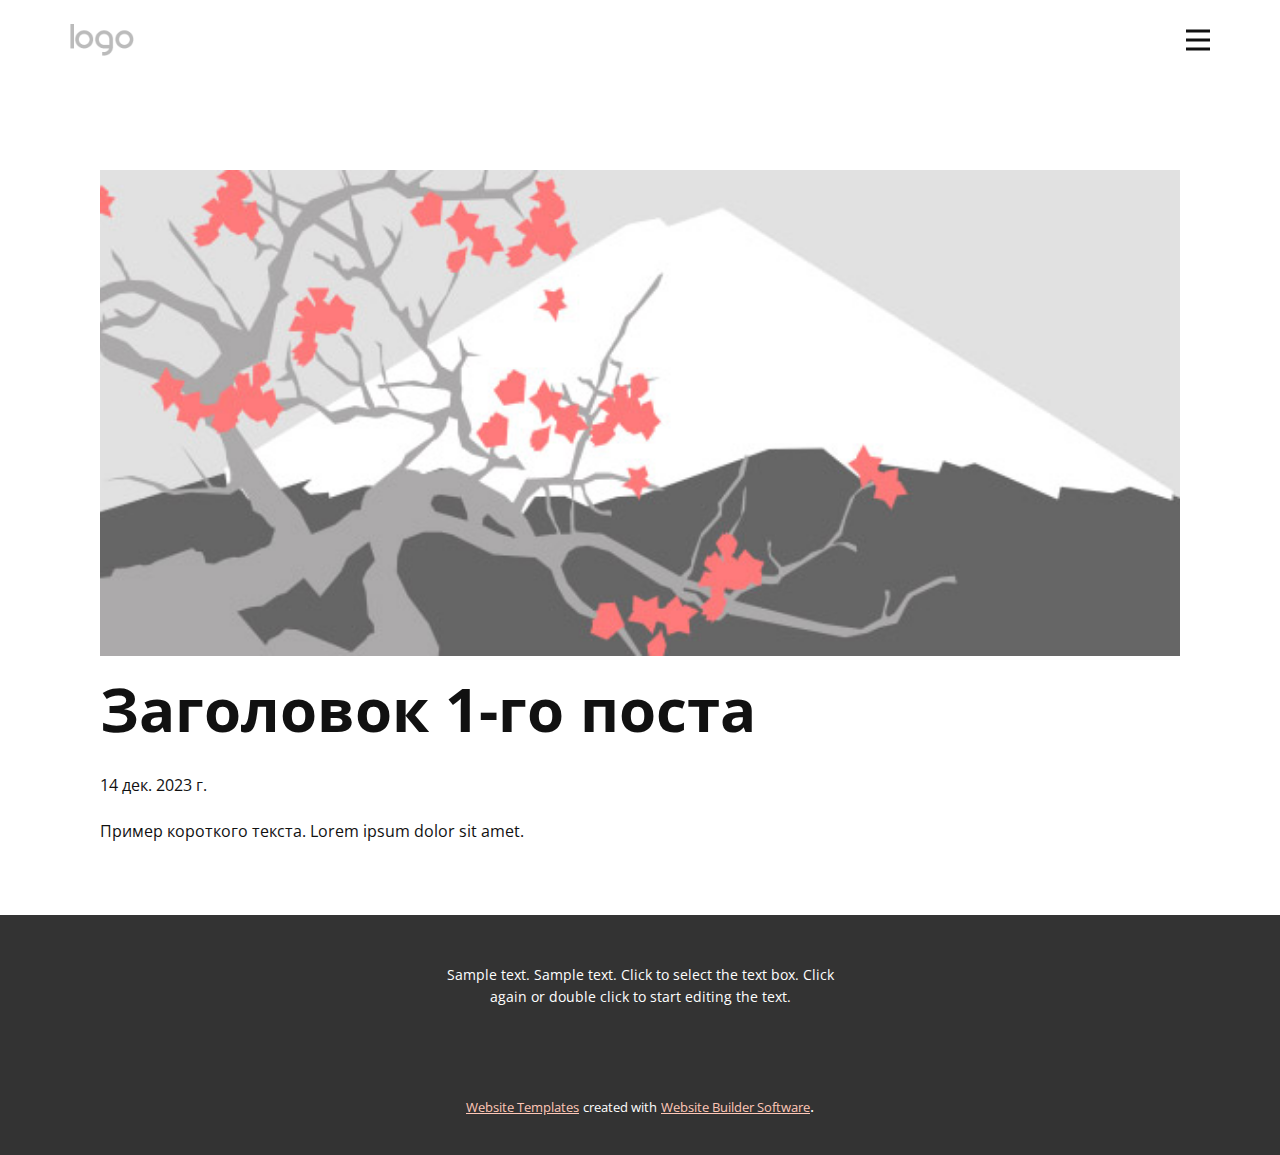
<file: blog/пост.html>
<!DOCTYPE html>
<html style="font-size: 16px;" lang="ru"><head>
    <meta name="viewport" content="width=device-width, initial-scale=1.0">
    <meta charset="utf-8">
    <meta name="keywords" content="Заголовок 1-го поста">
    <meta name="description" content="">
    <title>Заголовок 1-го поста</title>
    <link rel="stylesheet" href="../nicepage.css" media="screen">
<link rel="stylesheet" href="../Post-Template.css" media="screen">
    <script class="u-script" type="text/javascript" src="../jquery-1.9.1.min.js" defer=""></script>
    <script class="u-script" type="text/javascript" src="../nicepage.js" defer=""></script>
    <meta name="generator" content="Nicepage 6.1.8, nicepage.com">
    <link id="u-theme-google-font" rel="stylesheet" href="https://fonts.googleapis.com/css?family=Open+Sans:300,300i,400,400i,500,500i,600,600i,700,700i,800,800i">
    
    
    
    <script type="application/ld+json">{
		"@context": "http://schema.org",
		"@type": "Organization",
		"name": "",
		"logo": "images/default-logo.png"
}</script>
    <meta name="theme-color" content="#ff724a">
  <meta data-intl-tel-input-cdn-path="intlTelInput/"></head>
  <body data-path-to-root="./" data-include-products="false" class="u-body u-xl-mode" data-lang="ru"><header class="u-clearfix u-header u-header" id="sec-6b2a"><div class="u-clearfix u-sheet u-valign-middle u-sheet-1">
        <a href="#" class="u-image u-logo u-image-1" data-image-width="80" data-image-height="40">
          <img src="../images/default-logo.png" class="u-logo-image u-logo-image-1">
        </a>
        <nav class="u-menu u-menu-hamburger u-offcanvas u-menu-1" data-responsive-from="XL">
          <div class="menu-collapse" style="font-size: 1rem; letter-spacing: 0px; font-weight: 700; text-transform: uppercase;">
            <a class="u-button-style u-custom-active-border-color u-custom-border u-custom-border-color u-custom-borders u-custom-hover-border-color u-custom-left-right-menu-spacing u-custom-padding-bottom u-custom-text-active-color u-custom-text-color u-custom-text-hover-color u-custom-top-bottom-menu-spacing u-nav-link u-text-active-palette-1-base u-text-hover-palette-2-base" href="#">
              <svg class="u-svg-link" viewBox="0 0 24 24"><use xlink:href="#menu-hamburger"></use></svg>
              <svg class="u-svg-content" version="1.1" id="menu-hamburger" viewBox="0 0 16 16" x="0px" y="0px" xmlns:xlink="http://www.w3.org/1999/xlink" xmlns="http://www.w3.org/2000/svg"><g><rect y="1" width="16" height="2"></rect><rect y="7" width="16" height="2"></rect><rect y="13" width="16" height="2"></rect>
</g></svg>
            </a>
          </div>
          <div class="u-custom-menu u-nav-container">
            <ul class="u-nav u-spacing-30 u-unstyled u-nav-1"><li class="u-nav-item"><a class="u-border-2 u-border-active-grey-90 u-border-hover-grey-50 u-border-no-left u-border-no-right u-border-no-top u-button-style u-nav-link u-text-active-grey-90 u-text-grey-90 u-text-hover-grey-90" href="#" style="padding: 10px 0px;">home</a>
</li></ul>
          </div>
          <div class="u-custom-menu u-nav-container-collapse">
            <div class="u-black u-container-style u-inner-container-layout u-opacity u-opacity-95 u-sidenav">
              <div class="u-inner-container-layout u-sidenav-overflow">
                <div class="u-menu-close"></div>
                <ul class="u-align-center u-nav u-popupmenu-items u-unstyled u-nav-2"><li class="u-nav-item"><a class="u-button-style u-nav-link" href="#">home</a>
</li></ul>
              </div>
            </div>
            <div class="u-black u-menu-overlay u-opacity u-opacity-70"></div>
          </div>
        </nav>
      </div></header>
    <section class="u-align-center u-clearfix u-section-1" id="sec-acc4">
      <div class="u-clearfix u-sheet u-valign-middle-md u-valign-middle-sm u-valign-middle-xs u-sheet-1"><!--post_details--><!--post_details_options_json--><!--{"source":""}--><!--/post_details_options_json--><!--blog_post-->
        <div class="u-container-style u-expanded-width u-post-details u-post-details-1">
          <div class="u-container-layout u-valign-middle u-container-layout-1"><!--blog_post_image-->
            <img alt="" class="u-blog-control u-expanded-width u-image u-image-default u-image-1" src="../images/0fd3416c.jpeg"><!--/blog_post_image--><!--blog_post_header-->
            <h2 class="u-blog-control u-text u-text-1">Заголовок 1-го поста</h2><!--/blog_post_header--><!--blog_post_metadata-->
            <div class="u-blog-control u-metadata u-metadata-1"><!--blog_post_metadata_date-->
              <span class="u-meta-date u-meta-icon">14 дек. 2023 г.</span><!--/blog_post_metadata_date--><!--blog_post_metadata_category-->
              <!--/blog_post_metadata_category--><!--blog_post_metadata_comments-->
              <!--/blog_post_metadata_comments-->
            </div><!--/blog_post_metadata--><!--blog_post_content-->
            <div class="u-align-justify u-blog-control u-post-content u-text u-text-2 fr-view">
  Пример короткого текста. Lorem ipsum dolor sit amet.
  </div><!--/blog_post_content-->
          </div>
        </div><!--/blog_post--><!--/post_details-->
      </div>
    </section>
    
    
    
    <footer class="u-align-center u-clearfix u-footer u-grey-80 u-footer" id="sec-b583"><div class="u-clearfix u-sheet u-sheet-1">
        <p class="u-small-text u-text u-text-variant u-text-1">Sample text. Sample text. Click to select the text box. Click again or double click to start editing the text.</p>
      </div></footer>
    <section class="u-backlink u-clearfix u-grey-80">
      <a class="u-link" href="https://nicepage.com/website-templates" target="_blank">
        <span>Website Templates</span>
      </a>
      <p class="u-text">
        <span>created with</span>
      </p>
      <a class="u-link" href="" target="_blank">
        <span>Website Builder Software</span>
      </a>. 
    </section>
  
</body></html>
</file>
